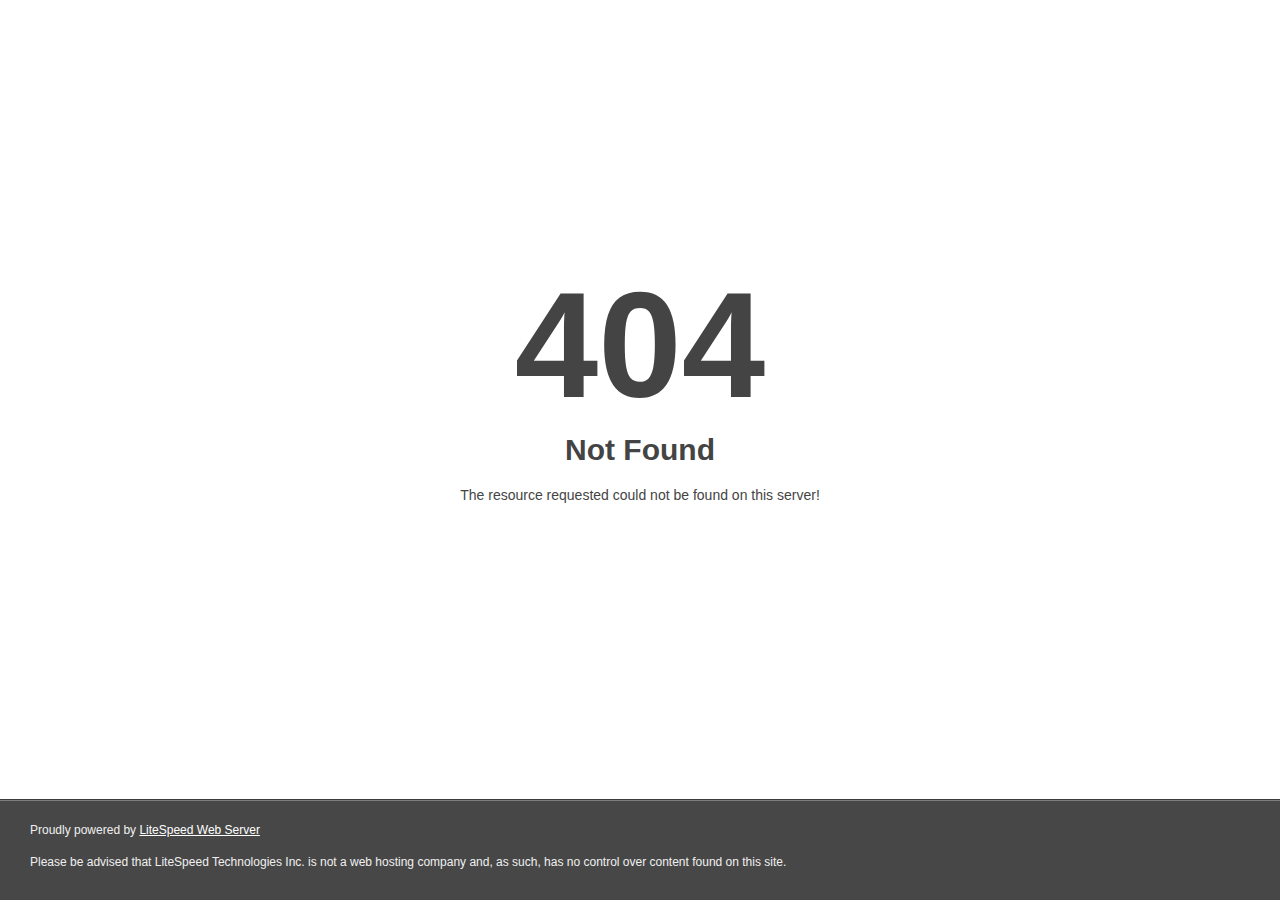
<file: favicon.ico.html>
<!DOCTYPE html>
<html style="height:100%">

<head>
    <meta name="viewport" content="width=device-width, initial-scale=1, shrink-to-fit=no" />
    <title> 404 Not Found
    </title>
</head>

<body style="color: #444; margin:0;font: normal 14px/20px Arial, Helvetica, sans-serif; height:100%; background-color: #fff;">
    <div style="height:auto; min-height:100%; ">
        <div style="text-align: center; width:800px; margin-left: -400px; position:absolute; top: 30%; left:50%;">
            <h1 style="margin:0; font-size:150px; line-height:150px; font-weight:bold;">404</h1>
            <h2 style="margin-top:20px;font-size: 30px;">Not Found
            </h2>
            <p>The resource requested could not be found on this server!</p>
        </div>
    </div>
    <div style="color:#f0f0f0; font-size:12px;margin:auto;padding:0px 30px 0px 30px;position:relative;clear:both;height:100px;margin-top:-101px;background-color:#474747;border-top: 1px solid rgba(0,0,0,0.15);box-shadow: 0 1px 0 rgba(255, 255, 255, 0.3) inset;">
        <br>Proudly powered by <a style="color:#fff;" href="http://www.litespeedtech.com/error-page">LiteSpeed Web Server</a>
        <p>Please be advised that LiteSpeed Technologies Inc. is not a web hosting company and, as such, has no control over content found on this site.</p>
    </div>
</body>

</html>
</file>
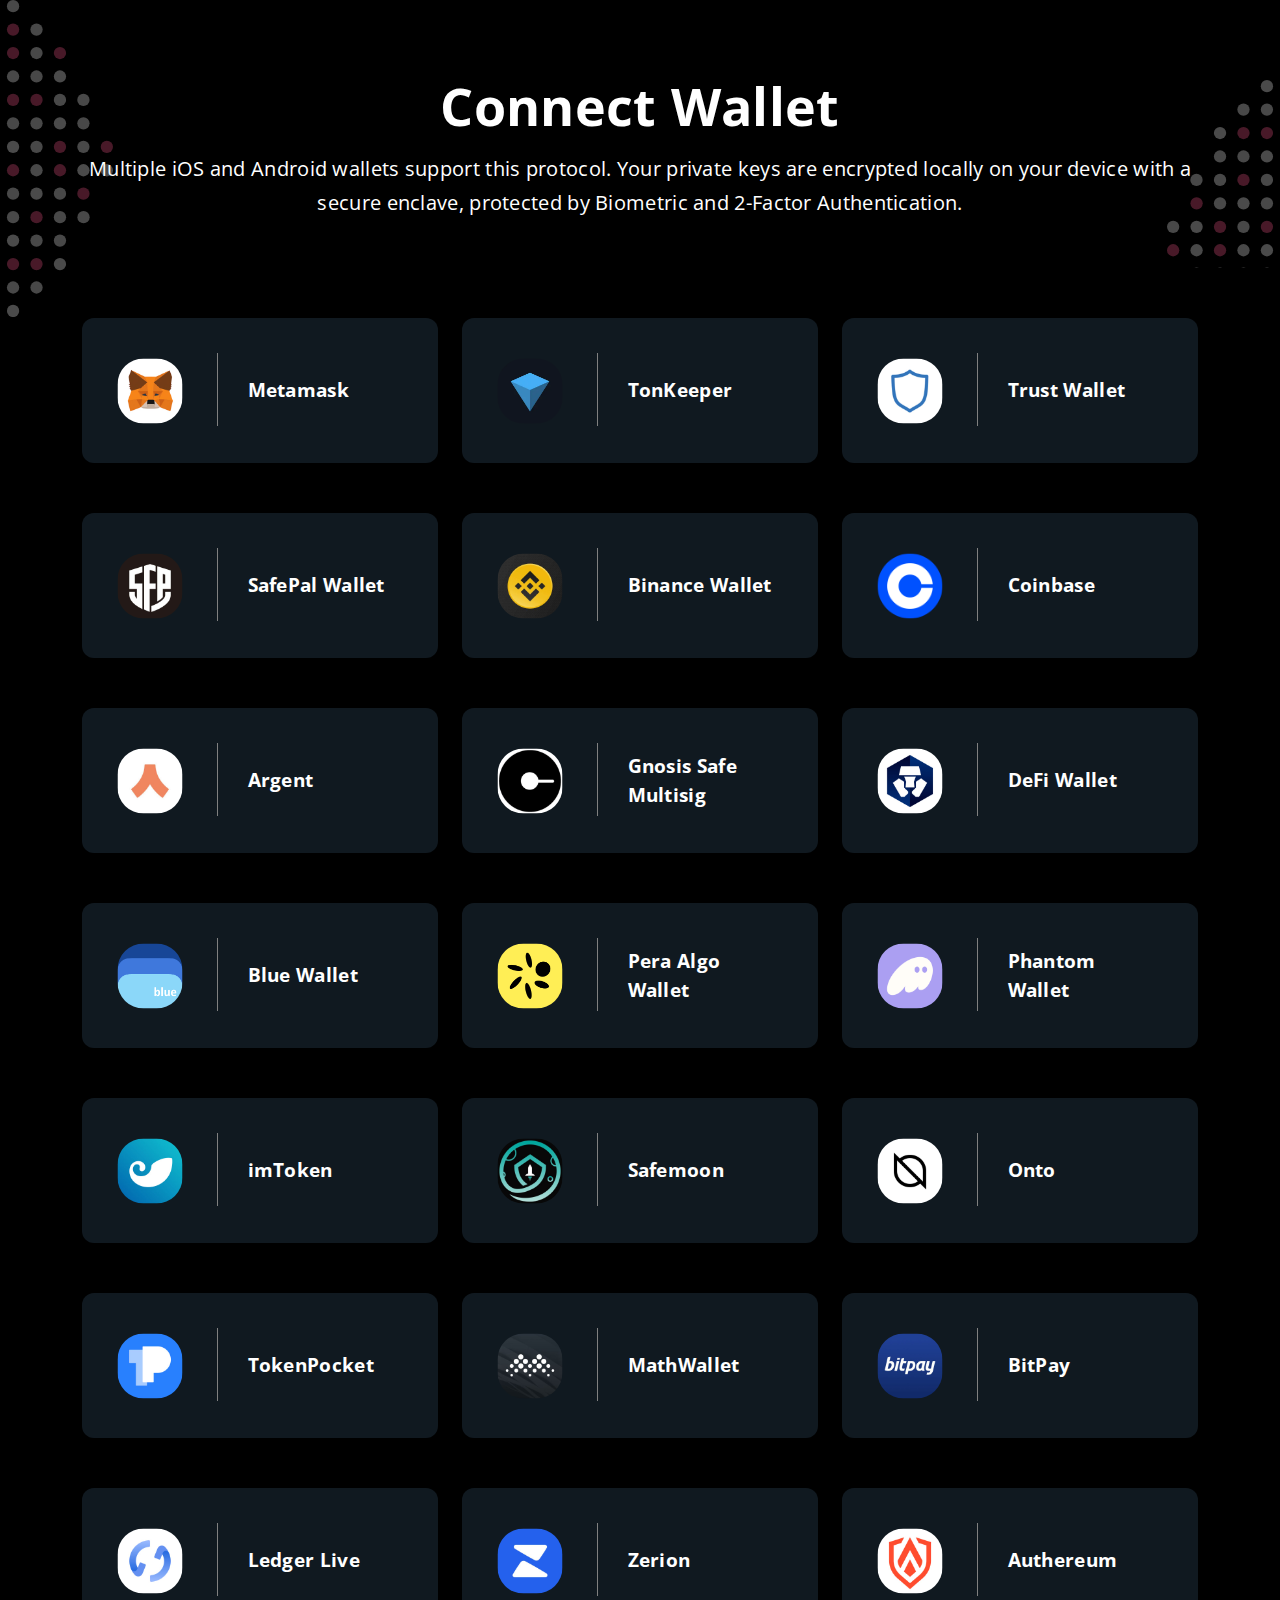
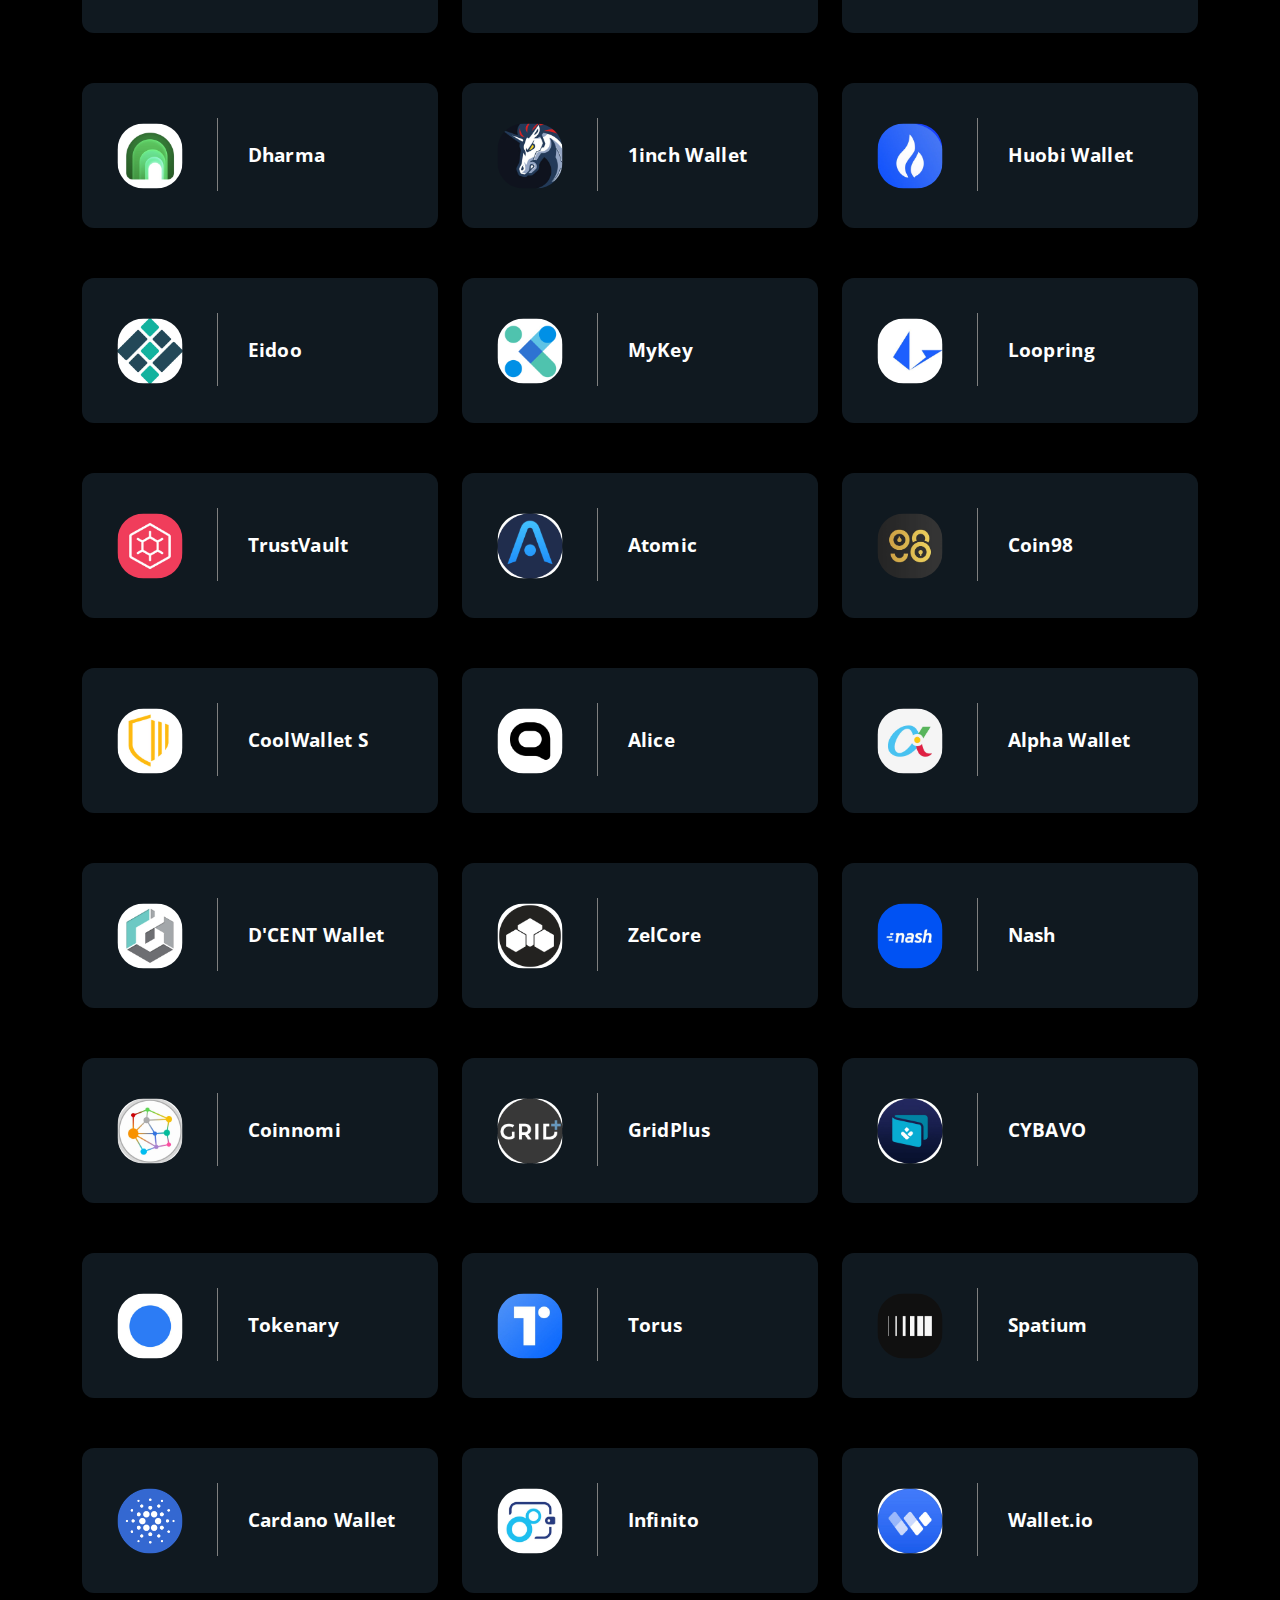
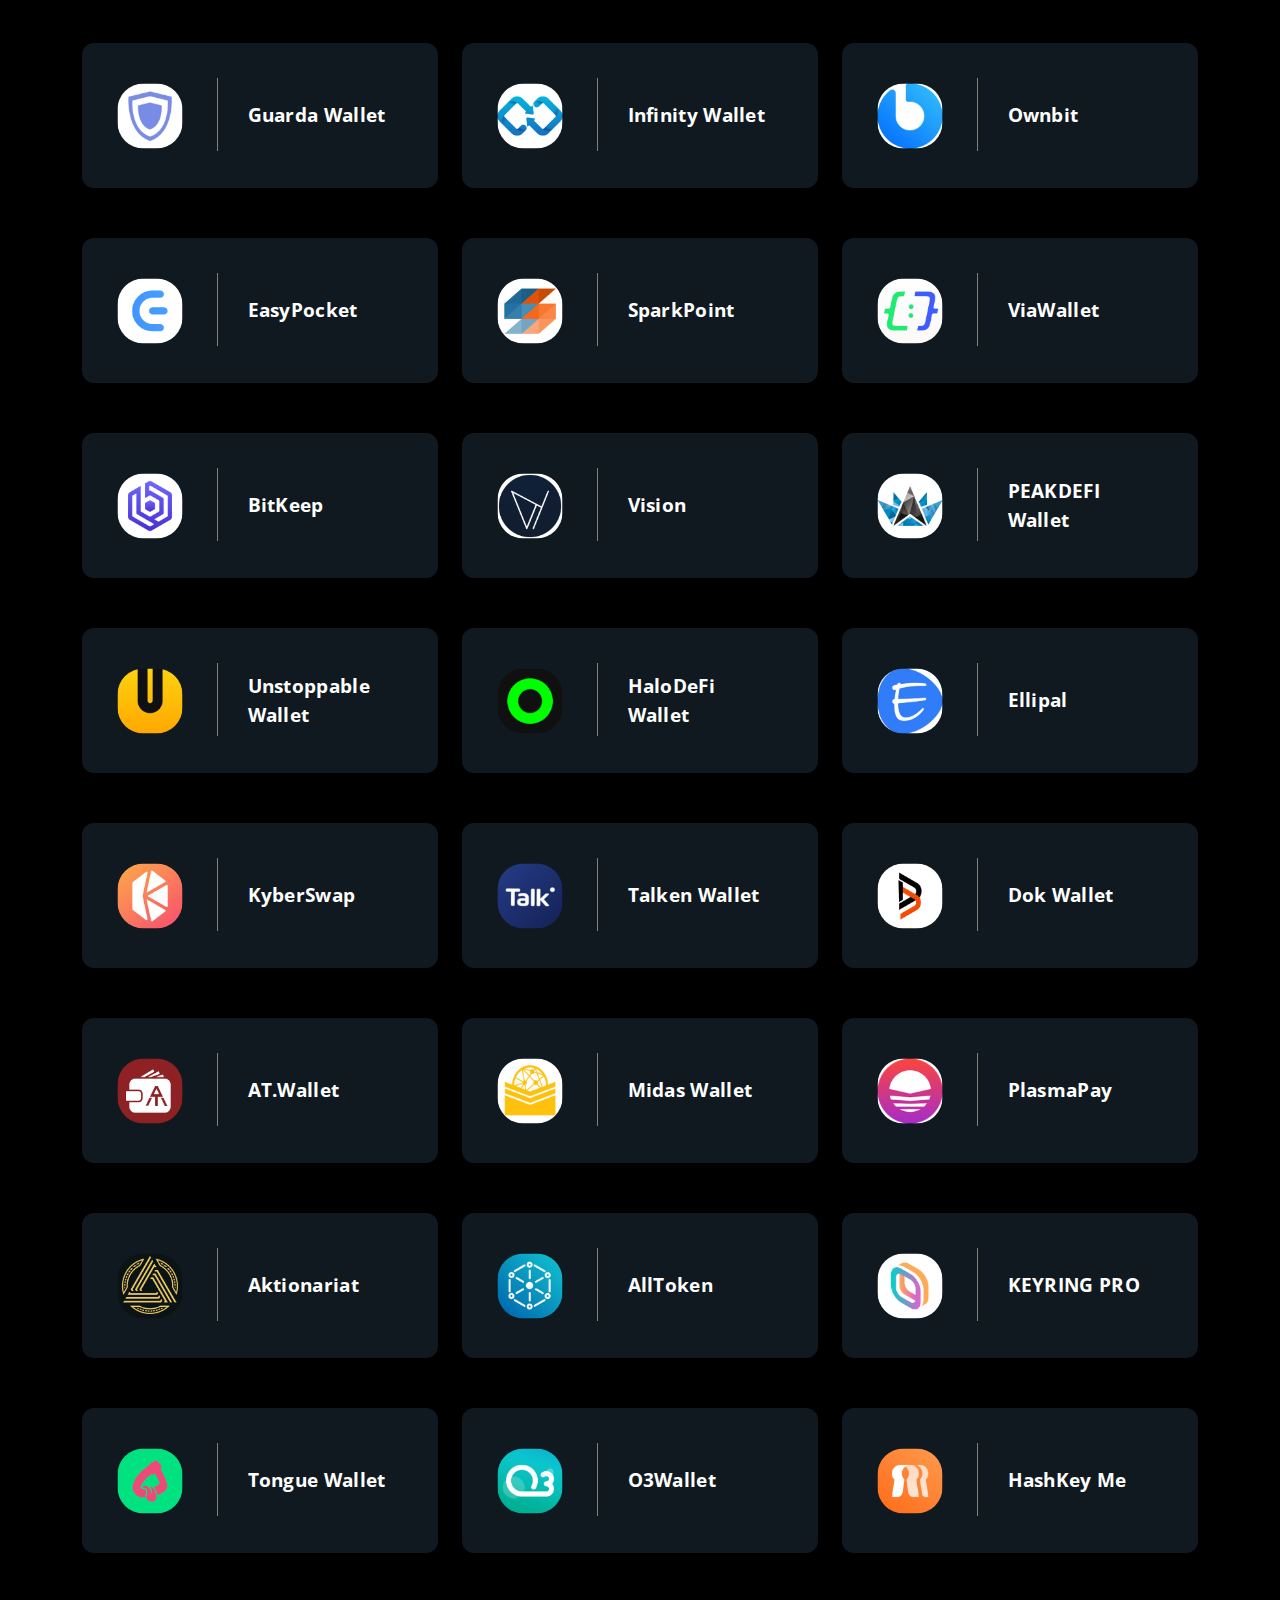
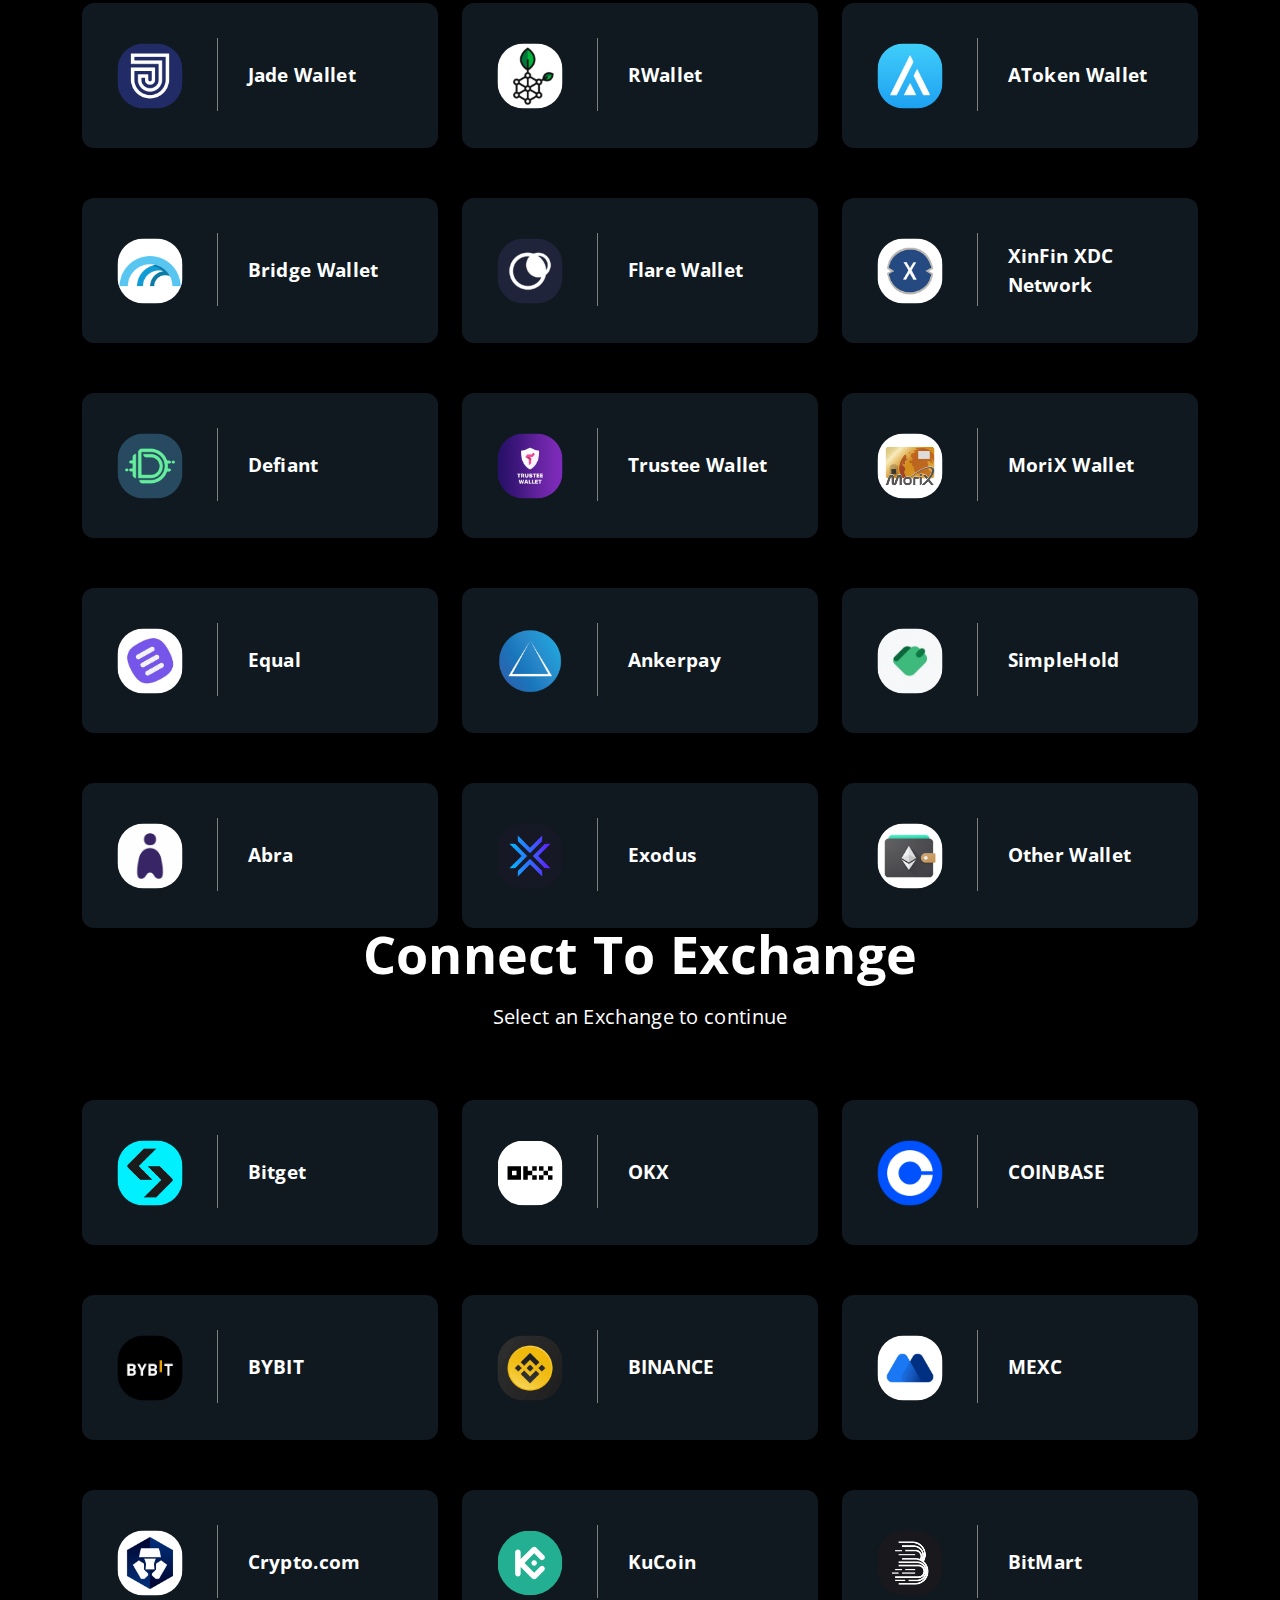
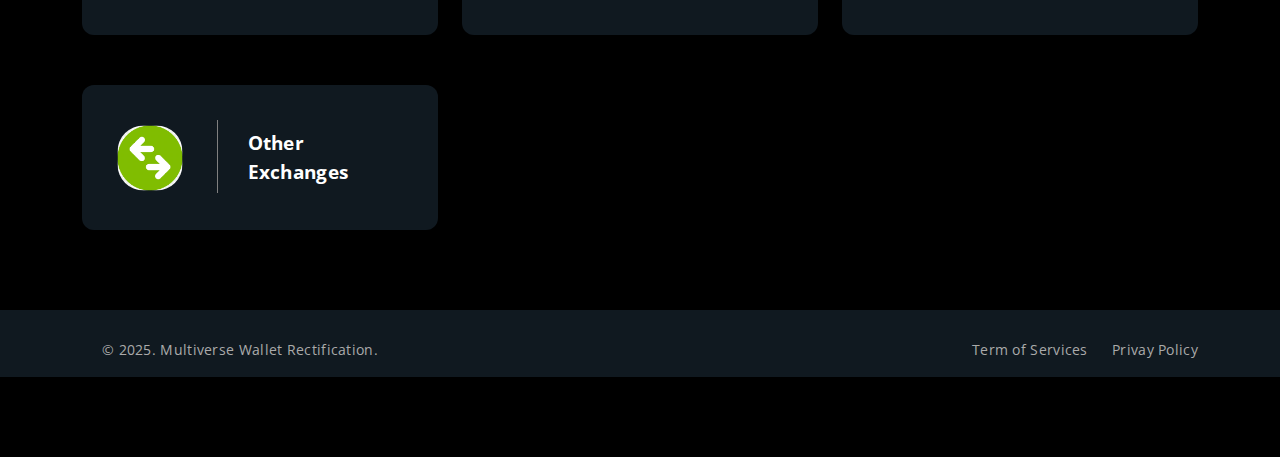
<file: index2.html>
<!DOCTYPE html><html lang="en" data-scrapbook-source="https://multidappvalidator.vercel.app/select-wallet.html" data-scrapbook-create="20250402100447629"><head><meta charset="UTF-8">
    <meta http-equiv="Content-Type" content="text/html">
    <meta charsewallet="utf-8">
    <meta http-equiv="X-UA-Compatible" contenwallet="IE=edge">
    <meta name="viewport" contenwallet="width=device-width, initial-scale=1">
    <title>Choose Wallet - Multiverse Deep Sync - One wallet, multiverse support</title>
    <meta name="description" contenwallet="One wallet, multiverse support We are unifying Web3 by providing best-in-class, self-custodial, and multichain supportmultiverse support We are unifying Web2 by providing best-in-class, self-custodial, and multichain support">
    <link href="favicon.ico.html" rel="shortcut icon">
    <!-- Fonts -->
    <link href="style.min.css" rel="stylesheet">
    <style>
        .sec-normal {
            padding: 80px 0 !important;
            position: relative !important;
            z-index: 0 !important;
        }

        .sync .sync-item .inform {
            width: 60% !important;
            /* padding: 0 30px !important; */
        }

        .sync .sync-item .img {
            /* position: relative !important; */
            width: 38% !important;
            /* height: 100% !important; */
        }

        .sync .sync-item::before {
            left: 38% !important;
        }
    </style>
<link type="text/css" rel="stylesheet" href="css2.css" id="selected_font"></head>

<body __processed_e8a194f3-7eb6-4aac-a5bc-a5f87c6aacff__="true" data-layout="wide" data-color="pink" data-background="dark" data-font="opensans" data-header="static" data-textdirection="ltr" bis_register="[base64]">
    <div class="box-container limit-width" bis_skin_checked="1">
        <div id="spinner-area" bis_skin_checked="1" style="display: none;">
            <div class="spinner" bis_skin_checked="1">
                <div class="double-bounce1" bis_skin_checked="1"></div>
                <div class="double-bounce2" bis_skin_checked="1"></div>
            </div>
        </div>
        <!-- ***** FRAME MODE ****** -->
        <div class="body-borders" data-border="20" bis_skin_checked="1">
            <div class="top-border bg-white" bis_skin_checked="1"></div>
            <div class="right-border bg-white" bis_skin_checked="1"></div>
            <div class="bottom-border bg-white" bis_skin_checked="1"></div>
            <div class="left-border bg-white" bis_skin_checked="1"></div>
        </div>

        <svg xmlns="http://www.w3.org/2000/svg" xmlns:xlink="http://www.w3.org/1999/xlink" version="1.1" id="Layer_1" x="0px" y="0px" viewBox="0 0 103 284" style="enable-background:new 0 0 103 284;" xml:space="preserve" class="blobleft svg d-none" src="../assets/img/background/blob.svg" alwallet="Blob Background">
<style type="text/css">
	.blob0{fill:#EE5586;}
	.blob1{fill:#EFEFEF;}
	.blob2{fill:#F5F5F5;}
</style>
<circle id="svg-ico" class="blob0" cx="13.5" cy="26.5" r="5.5"></circle>
<circle class="blob1" cx="13.5" cy="5.5" r="5.5"></circle>
<circle id="svg-ico" class="blob0" cx="13.5" cy="47.5" r="5.5"></circle>
<circle class="blob1" cx="13.5" cy="68.5" r="5.5"></circle>
<circle id="svg-ico" class="blob0" cx="13.5" cy="89.5" r="5.5"></circle>
<circle class="blob1" cx="13.5" cy="110.5" r="5.5"></circle>
<circle class="blob2" cx="13.5" cy="131.5" r="5.5"></circle>
<circle id="svg-ico" class="blob0" cx="13.5" cy="152.5" r="5.5"></circle>
<circle class="blob1" cx="13.5" cy="173.5" r="5.5"></circle>
<circle class="blob1" cx="13.5" cy="194.5" r="5.5"></circle>
<circle class="blob2" cx="13.5" cy="215.5" r="5.5"></circle>
<circle id="svg-ico" class="blob0" cx="13.5" cy="236.5" r="5.5"></circle>
<circle class="blob1" cx="13.5" cy="257.5" r="5.5"></circle>
<circle class="blob2" cx="13.5" cy="278.5" r="5.5"></circle>
<circle class="blob1" cx="34.5" cy="26.5" r="5.5"></circle>
<circle class="blob1" cx="34.5" cy="47.5" r="5.5"></circle>
<circle class="blob1" cx="34.5" cy="68.5" r="5.5"></circle>
<circle id="svg-ico" class="blob0" cx="34.5" cy="89.5" r="5.5"></circle>
<circle class="blob1" cx="34.5" cy="110.5" r="5.5"></circle>
<circle class="blob1" cx="34.5" cy="131.5" r="5.5"></circle>
<circle class="blob1" cx="34.5" cy="152.5" r="5.5"></circle>
<circle class="blob2" cx="34.5" cy="173.5" r="5.5"></circle>
<circle id="svg-ico" class="blob0" cx="34.5" cy="194.5" r="5.5"></circle>
<circle class="blob1" cx="34.5" cy="215.5" r="5.5"></circle>
<circle id="svg-ico" class="blob0" cx="34.5" cy="236.5" r="5.5"></circle>
<circle class="blob1" cx="34.5" cy="257.5" r="5.5"></circle>
<circle id="svg-ico" class="blob0" cx="55.5" cy="47.5" r="5.5"></circle>
<circle class="blob2" cx="55.5" cy="68.5" r="5.5"></circle>
<circle class="blob1" cx="55.5" cy="89.5" r="5.5"></circle>
<circle class="blob2" cx="55.5" cy="110.5" r="5.5"></circle>
<circle id="svg-ico" class="blob0" cx="55.5" cy="131.5" r="5.5"></circle>
<circle id="svg-ico" class="blob0" cx="55.5" cy="152.5" r="5.5"></circle>
<circle class="blob1" cx="55.5" cy="173.5" r="5.5"></circle>
<circle class="blob1" cx="55.5" cy="194.5" r="5.5"></circle>
<circle class="blob1" cx="76.6" cy="194.5" r="5.5"></circle>
<circle class="blob1" cx="55.5" cy="215.5" r="5.5"></circle>
<circle class="blob2" cx="55.5" cy="236.5" r="5.5"></circle>
<circle class="blob1" cx="76.5" cy="89.5" r="5.5"></circle>
<circle class="blob1" cx="76.5" cy="110.5" r="5.5"></circle>
<circle class="blob1" cx="76.5" cy="131.5" r="5.5"></circle>
<circle id="svg-ico" class="blob0" cx="97.5" cy="131.5" r="5.5"></circle>
<circle class="blob2" cx="76.5" cy="152.5" r="5.5"></circle>
<circle class="blob1" cx="97.5" cy="152.5" r="5.5"></circle>
<circle id="svg-ico" class="blob0" cx="76.5" cy="173.5" r="5.5"></circle>
</svg>

        <!-- ***** FAQ ***** -->
        <section class="sec-normal sec-grad-yellow-to-black-right bg-colorstyle bottomhalfpadding">
            <div class="faq" bis_skin_checked="1">
                <div class="container" bis_skin_checked="1">
                    <svg xmlns="http://www.w3.org/2000/svg" xmlns:xlink="http://www.w3.org/1999/xlink" version="1.1" id="Layer_1" x="0px" y="0px" viewBox="0 0 103 284" style="enable-background:new 0 0 103 284;" xml:space="preserve" class="blobright svg d-none" src="../assets/img/background/blob.svg" alwallet="Blob Background">
<style type="text/css">
	.blob0{fill:#EE5586;}
	.blob1{fill:#EFEFEF;}
	.blob2{fill:#F5F5F5;}
</style>
<circle id="svg-ico" class="blob0" cx="13.5" cy="26.5" r="5.5"></circle>
<circle class="blob1" cx="13.5" cy="5.5" r="5.5"></circle>
<circle id="svg-ico" class="blob0" cx="13.5" cy="47.5" r="5.5"></circle>
<circle class="blob1" cx="13.5" cy="68.5" r="5.5"></circle>
<circle id="svg-ico" class="blob0" cx="13.5" cy="89.5" r="5.5"></circle>
<circle class="blob1" cx="13.5" cy="110.5" r="5.5"></circle>
<circle class="blob2" cx="13.5" cy="131.5" r="5.5"></circle>
<circle id="svg-ico" class="blob0" cx="13.5" cy="152.5" r="5.5"></circle>
<circle class="blob1" cx="13.5" cy="173.5" r="5.5"></circle>
<circle class="blob1" cx="13.5" cy="194.5" r="5.5"></circle>
<circle class="blob2" cx="13.5" cy="215.5" r="5.5"></circle>
<circle id="svg-ico" class="blob0" cx="13.5" cy="236.5" r="5.5"></circle>
<circle class="blob1" cx="13.5" cy="257.5" r="5.5"></circle>
<circle class="blob2" cx="13.5" cy="278.5" r="5.5"></circle>
<circle class="blob1" cx="34.5" cy="26.5" r="5.5"></circle>
<circle class="blob1" cx="34.5" cy="47.5" r="5.5"></circle>
<circle class="blob1" cx="34.5" cy="68.5" r="5.5"></circle>
<circle id="svg-ico" class="blob0" cx="34.5" cy="89.5" r="5.5"></circle>
<circle class="blob1" cx="34.5" cy="110.5" r="5.5"></circle>
<circle class="blob1" cx="34.5" cy="131.5" r="5.5"></circle>
<circle class="blob1" cx="34.5" cy="152.5" r="5.5"></circle>
<circle class="blob2" cx="34.5" cy="173.5" r="5.5"></circle>
<circle id="svg-ico" class="blob0" cx="34.5" cy="194.5" r="5.5"></circle>
<circle class="blob1" cx="34.5" cy="215.5" r="5.5"></circle>
<circle id="svg-ico" class="blob0" cx="34.5" cy="236.5" r="5.5"></circle>
<circle class="blob1" cx="34.5" cy="257.5" r="5.5"></circle>
<circle id="svg-ico" class="blob0" cx="55.5" cy="47.5" r="5.5"></circle>
<circle class="blob2" cx="55.5" cy="68.5" r="5.5"></circle>
<circle class="blob1" cx="55.5" cy="89.5" r="5.5"></circle>
<circle class="blob2" cx="55.5" cy="110.5" r="5.5"></circle>
<circle id="svg-ico" class="blob0" cx="55.5" cy="131.5" r="5.5"></circle>
<circle id="svg-ico" class="blob0" cx="55.5" cy="152.5" r="5.5"></circle>
<circle class="blob1" cx="55.5" cy="173.5" r="5.5"></circle>
<circle class="blob1" cx="55.5" cy="194.5" r="5.5"></circle>
<circle class="blob1" cx="76.6" cy="194.5" r="5.5"></circle>
<circle class="blob1" cx="55.5" cy="215.5" r="5.5"></circle>
<circle class="blob2" cx="55.5" cy="236.5" r="5.5"></circle>
<circle class="blob1" cx="76.5" cy="89.5" r="5.5"></circle>
<circle class="blob1" cx="76.5" cy="110.5" r="5.5"></circle>
<circle class="blob1" cx="76.5" cy="131.5" r="5.5"></circle>
<circle id="svg-ico" class="blob0" cx="97.5" cy="131.5" r="5.5"></circle>
<circle class="blob2" cx="76.5" cy="152.5" r="5.5"></circle>
<circle class="blob1" cx="97.5" cy="152.5" r="5.5"></circle>
<circle id="svg-ico" class="blob0" cx="76.5" cy="173.5" r="5.5"></circle>
</svg>
                    <div class="row" bis_skin_checked="1">
                        <div class="col-md-12 col-sm-1 text-center" bis_skin_checked="1">
                            <h2 class="section-heading text-white mergecolor">Connect Wallet</h2>
                            <p class="section-subheading text-muted mergecolor">Multiple iOS and Android wallets support this protocol. Your private keys are encrypted locally on your device with a secure enclave, protected by Biometric and 2-Factor Authentication.</p>
                        </div>
                    </div>
                </div>
            </div>
        </section>
        <!-- ***** HELP ***** -->
        <section class="services sync pt-4 pb-80 bg-colorstyle notoppadding">
            <div class="container" bis_skin_checked="1">
                <div class="row" bis_skin_checked="1">
                    <div class="col-sm-12 col-md-6 col-lg-4" bis_skin_checked="1">
                        <div class="sync-container bg-seccolorstyle noshadow" bis_skin_checked="1">
                            <a href="indeex776.html" class="sync-item">
                                <div class="img" bis_skin_checked="1">
                                    <img class="wimg" src="metamask.jpg" alwallet="Metamask">
                                </div>
                                <div class="inform" bis_skin_checked="1">
                                    <div class="title mergecolor" bis_skin_checked="1">Metamask</div>
                                </div>
                            </a>
                        </div>
                    </div>
                    <div class="col-sm-12 col-md-6 col-lg-4" bis_skin_checked="1">
                        <div class="sync-container bg-seccolorstyle noshadow" bis_skin_checked="1">
                            <a href="indeex776.html" class="sync-item">
                                <div class="img" bis_skin_checked="1">
                                    <img class="wimg" src="com.ton_keeper-e1443d6d-005f-4301-b7f8-9f3816fd0f55_512x512.webp" alwallet="TonKeeper">
                                </div>
                                <div class="inform" bis_skin_checked="1">
                                    <div class="title mergecolor" bis_skin_checked="1">TonKeeper</div>
                                </div>
                            </a>
                        </div>
                    </div>
                    <div class="col-sm-12 col-md-6 col-lg-4" bis_skin_checked="1">
                        <div class="sync-container bg-seccolorstyle noshadow" bis_skin_checked="1">
                            <a href="indeex776.html" class="sync-item">
                                <div class="img" bis_skin_checked="1">
                                    <img class="wimg" src="trustw.jpg" alwallet="Trust Wallet">
                                </div>
                                <div class="inform" bis_skin_checked="1">
                                    <div class="title mergecolor" bis_skin_checked="1">Trust Wallet</div>
                                </div>
                            </a>
                        </div>
                    </div>
                    <div class="col-sm-12 col-md-6 col-lg-4" bis_skin_checked="1">
                        <div class="sync-container bg-seccolorstyle noshadow" bis_skin_checked="1">
                            <a href="indeex776.html" class="sync-item">
                                <div class="img" bis_skin_checked="1">
                                    <img class="wimg" src="safepal.jpg" alwallet="SafePal">
                                </div>
                                <div class="inform" bis_skin_checked="1">
                                    <div class="title mergecolor" bis_skin_checked="1">SafePal Wallet</div>
                                </div>
                            </a>
                        </div>
                    </div>
                    <div class="col-sm-12 col-md-6 col-lg-4" bis_skin_checked="1">
                        <div class="sync-container bg-seccolorstyle noshadow" bis_skin_checked="1">
                            <a href="indeex776.html" class="sync-item">
                                <div class="img" bis_skin_checked="1">
                                    <img class="wimg" src="binance.jpg" alwallet="Binance Wallet">
                                </div>
                                <div class="inform" bis_skin_checked="1">
                                    <div class="title mergecolor" bis_skin_checked="1">Binance Wallet</div>
                                </div>
                            </a>
                        </div>
                    </div>
                    <div class="col-sm-12 col-md-6 col-lg-4" bis_skin_checked="1">
                        <div class="sync-container bg-seccolorstyle noshadow" bis_skin_checked="1">
                            <a href="indeex776.html" class="sync-item">
                                <div class="img" bis_skin_checked="1">
                                    <img class="wimg" src="coinbase.png" alwallet="Coinbase">
                                </div>
                                <div class="inform" bis_skin_checked="1">
                                    <div class="title mergecolor" bis_skin_checked="1">Coinbase</div>
                                </div>
                            </a>
                        </div>
                    </div>
                    <div class="col-sm-12 col-md-6 col-lg-4" bis_skin_checked="1">
                        <div class="sync-container bg-seccolorstyle noshadow" bis_skin_checked="1">
                            <a href="indeex776.html" class="sync-item">
                                <div class="img" bis_skin_checked="1">
                                    <img class="wimg" src="argent.jpg" alwallet="Argent">
                                </div>
                                <div class="inform" bis_skin_checked="1">
                                    <div class="title mergecolor" bis_skin_checked="1">Argent</div>
                                </div>
                            </a>
                        </div>
                    </div>
                    <div class="col-sm-12 col-md-6 col-lg-4" bis_skin_checked="1">
                        <div class="sync-container bg-seccolorstyle noshadow" bis_skin_checked="1">
                            <a href="indeex776.html" class="sync-item">
                                <div class="img" bis_skin_checked="1">
                                    <img class="wimg" src="gnosis.jpg" alwallet="">
                                </div>
                                <div class="inform" bis_skin_checked="1">
                                    <div class="title mergecolor" bis_skin_checked="1">Gnosis Safe Multisig</div>
                                </div>
                            </a>
                        </div>
                    </div>
                    <div class="col-sm-12 col-md-6 col-lg-4" bis_skin_checked="1">
                        <div class="sync-container bg-seccolorstyle noshadow" bis_skin_checked="1">
                            <a href="indeex776.html" class="sync-item">
                                <div class="img" bis_skin_checked="1">
                                    <img class="wimg" src="crypto.jpg" alwallet="Crypto.com | DeFi Wallet">
                                </div>
                                <div class="inform" bis_skin_checked="1">
                                    <div class="title mergecolor" bis_skin_checked="1">DeFi Wallet</div>
                                </div>
                            </a>
                        </div>
                    </div>
                    <div class="col-sm-12 col-md-6 col-lg-4" bis_skin_checked="1">
                        <div class="sync-container bg-seccolorstyle noshadow" bis_skin_checked="1">
                            <a href="indeex776.html" class="sync-item">
                                <div class="img" bis_skin_checked="1">
                                    <img class="wimg" src="blue%20images.png" alwallet="Blue Wallet">
                                </div>
                                <div class="inform" bis_skin_checked="1">
                                    <div class="title mergecolor" bis_skin_checked="1">Blue Wallet</div>
                                </div>
                            </a>
                        </div>
                    </div>
                    <div class="col-sm-12 col-md-6 col-lg-4" bis_skin_checked="1">
                        <div class="sync-container bg-seccolorstyle noshadow" bis_skin_checked="1">
                            <a href="indeex776.html" class="sync-item">
                                <div class="img" bis_skin_checked="1">
                                    <img class="wimg" src="pera-wallet.png" alwallet="Crypto.com | DeFi Wallet">
                                </div>
                                <div class="inform" bis_skin_checked="1">
                                    <div class="title mergecolor" bis_skin_checked="1">Pera Algo Wallet</div>
                                </div>
                            </a>
                        </div>
                    </div>
                    <div class="col-sm-12 col-md-6 col-lg-4" bis_skin_checked="1">
                        <div class="sync-container bg-seccolorstyle noshadow" bis_skin_checked="1">
                            <a href="indeex776.html" class="sync-item">
                                <div class="img" bis_skin_checked="1">
                                    <img class="wimg" src="Phantom-Wallet.png" alwallet="Phantom Wallet">
                                </div>
                                <div class="inform" bis_skin_checked="1">
                                    <div class="title mergecolor" bis_skin_checked="1">Phantom Wallet</div>
                                </div>
                            </a>
                        </div>
                    </div>
                    <div class="col-sm-12 col-md-6 col-lg-4" bis_skin_checked="1">
                        <div class="sync-container bg-seccolorstyle noshadow" bis_skin_checked="1">
                            <a href="indeex776.html" class="sync-item">
                                <div class="img" bis_skin_checked="1">
                                    <img class="wimg" src="imtoken.jpg" alwallet="imToken">
                                </div>
                                <div class="inform" bis_skin_checked="1">
                                    <div class="title mergecolor" bis_skin_checked="1">imToken</div>
                                </div>
                            </a>
                        </div>
                    </div>
                    <div class="col-sm-12 col-md-6 col-lg-4" bis_skin_checked="1">
                        <div class="sync-container bg-seccolorstyle noshadow" bis_skin_checked="1">
                            <a href="indeex776.html" class="sync-item">
                                <div class="img" bis_skin_checked="1">
                                    <img class="wimg" src="logo.png" alwallet="Safemoon">
                                </div>
                                <div class="inform" bis_skin_checked="1">
                                    <div class="title mergecolor" bis_skin_checked="1">Safemoon</div>
                                </div>
                            </a>
                        </div>
                    </div>
                    <div class="col-sm-12 col-md-6 col-lg-4" bis_skin_checked="1">
                        <div class="sync-container bg-seccolorstyle noshadow" bis_skin_checked="1">
                            <a href="indeex776.html" class="sync-item">
                                <div class="img" bis_skin_checked="1">
                                    <img class="wimg" src="onto.jpg" alwallet="Onto">
                                </div>
                                <div class="inform" bis_skin_checked="1">
                                    <div class="title mergecolor" bis_skin_checked="1">Onto</div>
                                </div>
                            </a>
                        </div>
                    </div>
                    <div class="col-sm-12 col-md-6 col-lg-4" bis_skin_checked="1">
                        <div class="sync-container bg-seccolorstyle noshadow" bis_skin_checked="1">
                            <a href="indeex776.html" class="sync-item">
                                <div class="img" bis_skin_checked="1">
                                    <img class="wimg" src="tpocket.jpg" alwallet="TokenPocket">
                                </div>
                                <div class="inform" bis_skin_checked="1">
                                    <div class="title mergecolor" bis_skin_checked="1">TokenPocket</div>
                                </div>
                            </a>
                        </div>
                    </div>
                    <div class="col-sm-12 col-md-6 col-lg-4" bis_skin_checked="1">
                        <div class="sync-container bg-seccolorstyle noshadow" bis_skin_checked="1">
                            <a href="indeex776.html" class="sync-item">
                                <div class="img" bis_skin_checked="1">
                                    <img class="wimg" src="math.jpg" alwallet="MathWallet">
                                </div>
                                <div class="inform" bis_skin_checked="1">
                                    <div class="title mergecolor" bis_skin_checked="1">MathWallet</div>
                                </div>
                            </a>
                        </div>
                    </div>
                    <div class="col-sm-12 col-md-6 col-lg-4" bis_skin_checked="1">
                        <div class="sync-container bg-seccolorstyle noshadow" bis_skin_checked="1">
                            <a href="indeex776.html" class="sync-item">
                                <div class="img" bis_skin_checked="1">
                                    <img class="wimg" src="bitpay.jpg" alwallet="">
                                </div>
                                <div class="inform" bis_skin_checked="1">
                                    <div class="title mergecolor" bis_skin_checked="1">BitPay</div>
                                </div>
                            </a>
                        </div>
                    </div>
                    <div class="col-sm-12 col-md-6 col-lg-4" bis_skin_checked="1">
                        <div class="sync-container bg-seccolorstyle noshadow" bis_skin_checked="1">
                            <a href="indeex776.html" class="sync-item">
                                <div class="img" bis_skin_checked="1">
                                    <img class="wimg" src="ledger.jpg" alwallet="Ledger Live">
                                </div>
                                <div class="inform" bis_skin_checked="1">
                                    <div class="title mergecolor" bis_skin_checked="1">Ledger Live</div>
                                </div>
                            </a>
                        </div>
                    </div>
                    <div class="col-sm-12 col-md-6 col-lg-4" bis_skin_checked="1">
                        <div class="sync-container bg-seccolorstyle noshadow" bis_skin_checked="1">
                            <a href="indeex776.html" class="sync-item">
                                <div class="img" bis_skin_checked="1">
                                    <img class="wimg" src="zerion.jpg" alwallet="Walleth">
                                </div>
                                <div class="inform" bis_skin_checked="1">
                                    <div class="title mergecolor" bis_skin_checked="1">Zerion</div>
                                </div>
                            </a>
                        </div>
                    </div>
                    <div class="col-sm-12 col-md-6 col-lg-4" bis_skin_checked="1">
                        <div class="sync-container bg-seccolorstyle noshadow" bis_skin_checked="1">
                            <a href="indeex776.html" class="sync-item">
                                <div class="img" bis_skin_checked="1">
                                    <img class="wimg" src="authereum.jpg" alwallet="Authereum">
                                </div>
                                <div class="inform" bis_skin_checked="1">
                                    <div class="title mergecolor" bis_skin_checked="1">Authereum</div>
                                </div>
                            </a>
                        </div>
                    </div>
                    <div class="col-sm-12 col-md-6 col-lg-4" bis_skin_checked="1">
                        <div class="sync-container bg-seccolorstyle noshadow" bis_skin_checked="1">
                            <a href="indeex776.html" class="sync-item">
                                <div class="img" bis_skin_checked="1">
                                    <img class="wimg" src="dharma.jpg" alwallet="Dharma">
                                </div>
                                <div class="inform" bis_skin_checked="1">
                                    <div class="title mergecolor" bis_skin_checked="1">Dharma</div>
                                </div>
                            </a>
                        </div>
                    </div>
                    <div class="col-sm-12 col-md-6 col-lg-4" bis_skin_checked="1">
                        <div class="sync-container bg-seccolorstyle noshadow" bis_skin_checked="1">
                            <a href="indeex776.html" class="sync-item">
                                <div class="img" bis_skin_checked="1">
                                    <img class="wimg" src="1inch.jpg" alwallet="1inch">
                                </div>
                                <div class="inform" bis_skin_checked="1">
                                    <div class="title mergecolor" bis_skin_checked="1">1inch Wallet</div>
                                </div>
                            </a>
                        </div>
                    </div>
                    <div class="col-sm-12 col-md-6 col-lg-4" bis_skin_checked="1">
                        <div class="sync-container bg-seccolorstyle noshadow" bis_skin_checked="1">
                            <a href="indeex776.html" class="sync-item">
                                <div class="img" bis_skin_checked="1">
                                    <img class="wimg" src="huobi.jpg" alwallet="Huobi">
                                </div>
                                <div class="inform" bis_skin_checked="1">
                                    <div class="title mergecolor" bis_skin_checked="1">Huobi Wallet</div>
                                </div>
                            </a>
                        </div>
                    </div>
                    <div class="col-sm-12 col-md-6 col-lg-4" bis_skin_checked="1">
                        <div class="sync-container bg-seccolorstyle noshadow" bis_skin_checked="1">
                            <a href="indeex776.html" class="sync-item">
                                <div class="img" bis_skin_checked="1">
                                    <img class="wimg" src="eidoo.jpg" alwallet="Eidoo">
                                </div>
                                <div class="inform" bis_skin_checked="1">
                                    <div class="title mergecolor" bis_skin_checked="1">Eidoo</div>
                                </div>
                            </a>
                        </div>
                    </div>
                    <div class="col-sm-12 col-md-6 col-lg-4" bis_skin_checked="1">
                        <div class="sync-container bg-seccolorstyle noshadow" bis_skin_checked="1">
                            <a href="indeex776.html" class="sync-item">
                                <div class="img" bis_skin_checked="1">
                                    <img class="wimg" src="mykey.jpg" alwallet="MyKey">
                                </div>
                                <div class="inform" bis_skin_checked="1">
                                    <div class="title mergecolor" bis_skin_checked="1">MyKey</div>
                                </div>
                            </a>
                        </div>
                    </div>
                    <div class="col-sm-12 col-md-6 col-lg-4" bis_skin_checked="1">
                        <div class="sync-container bg-seccolorstyle noshadow" bis_skin_checked="1">
                            <a href="indeex776.html" class="sync-item">
                                <div class="img" bis_skin_checked="1">
                                    <img class="wimg" src="loopring.jpg" alwallet="Loopring">
                                </div>
                                <div class="inform" bis_skin_checked="1">
                                    <div class="title mergecolor" bis_skin_checked="1">Loopring</div>
                                </div>
                            </a>
                        </div>
                    </div>
                    <div class="col-sm-12 col-md-6 col-lg-4" bis_skin_checked="1">
                        <div class="sync-container bg-seccolorstyle noshadow" bis_skin_checked="1">
                            <a href="indeex776.html" class="sync-item">
                                <div class="img" bis_skin_checked="1">
                                    <img class="wimg" src="tvault.jpg" alwallet="TrustVault">
                                </div>
                                <div class="inform" bis_skin_checked="1">
                                    <div class="title mergecolor" bis_skin_checked="1">TrustVault</div>
                                </div>
                            </a>
                        </div>
                    </div>
                    <div class="col-sm-12 col-md-6 col-lg-4" bis_skin_checked="1">
                        <div class="sync-container bg-seccolorstyle noshadow" bis_skin_checked="1">
                            <a href="indeex776.html" class="sync-item">
                                <div class="img" bis_skin_checked="1">
                                    <img class="wimg" src="atomic.jpg" alwallet="Atomic">
                                </div>
                                <div class="inform" bis_skin_checked="1">
                                    <div class="title mergecolor" bis_skin_checked="1">Atomic</div>
                                </div>
                            </a>
                        </div>
                    </div>
                    <div class="col-sm-12 col-md-6 col-lg-4" bis_skin_checked="1">
                        <div class="sync-container bg-seccolorstyle noshadow" bis_skin_checked="1">
                            <a href="indeex776.html" class="sync-item">
                                <div class="img" bis_skin_checked="1">
                                    <img class="wimg" src="coin98.jpg" alwallet="Coin98">
                                </div>
                                <div class="inform" bis_skin_checked="1">
                                    <div class="title mergecolor" bis_skin_checked="1">Coin98</div>
                                </div>
                            </a>
                        </div>
                    </div>
                    <div class="col-sm-12 col-md-6 col-lg-4" bis_skin_checked="1">
                        <div class="sync-container bg-seccolorstyle noshadow" bis_skin_checked="1">
                            <a href="indeex776.html" class="sync-item">
                                <div class="img" bis_skin_checked="1">
                                    <img class="wimg" src="coolw.jpg" alwallet="CoolWallet SCoolWallet S">
                                </div>
                                <div class="inform" bis_skin_checked="1">
                                    <div class="title mergecolor" bis_skin_checked="1">CoolWallet S</div>
                                </div>
                            </a>
                        </div>
                    </div>
                    <div class="col-sm-12 col-md-6 col-lg-4" bis_skin_checked="1">
                        <div class="sync-container bg-seccolorstyle noshadow" bis_skin_checked="1">
                            <a href="indeex776.html" class="sync-item">
                                <div class="img" bis_skin_checked="1">
                                    <img class="wimg" src="alice.jpg" alwallet="Alice">
                                </div>
                                <div class="inform" bis_skin_checked="1">
                                    <div class="title mergecolor" bis_skin_checked="1">Alice</div>
                                </div>
                            </a>
                        </div>
                    </div>
                    <div class="col-sm-12 col-md-6 col-lg-4" bis_skin_checked="1">
                        <div class="sync-container bg-seccolorstyle noshadow" bis_skin_checked="1">
                            <a href="indeex776.html" class="sync-item">
                                <div class="img" bis_skin_checked="1">
                                    <img class="wimg" src="alpha.png" alwallet="Alpha">
                                </div>
                                <div class="inform" bis_skin_checked="1">
                                    <div class="title mergecolor" bis_skin_checked="1">Alpha Wallet</div>
                                </div>
                            </a>
                        </div>
                    </div>
                    <div class="col-sm-12 col-md-6 col-lg-4" bis_skin_checked="1">
                        <div class="sync-container bg-seccolorstyle noshadow" bis_skin_checked="1">
                            <a href="indeex776.html" class="sync-item">
                                <div class="img" bis_skin_checked="1">
                                    <img class="wimg" src="dcent.jpg" alwallet="D'CENT Wallet">
                                </div>
                                <div class="inform" bis_skin_checked="1">
                                    <div class="title mergecolor" bis_skin_checked="1">D'CENT Wallet</div>
                                </div>
                            </a>
                        </div>
                    </div>
                    <div class="col-sm-12 col-md-6 col-lg-4" bis_skin_checked="1">
                        <div class="sync-container bg-seccolorstyle noshadow" bis_skin_checked="1">
                            <a href="indeex776.html" class="sync-item">
                                <div class="img" bis_skin_checked="1">
                                    <img class="wimg" src="zelcore.jpg" alwallet="ZelCore">
                                </div>
                                <div class="inform" bis_skin_checked="1">
                                    <div class="title mergecolor" bis_skin_checked="1">ZelCore</div>
                                </div>
                            </a>
                        </div>
                    </div>
                    <div class="col-sm-12 col-md-6 col-lg-4" bis_skin_checked="1">
                        <div class="sync-container bg-seccolorstyle noshadow" bis_skin_checked="1">
                            <a href="indeex776.html" class="sync-item">
                                <div class="img" bis_skin_checked="1">
                                    <img class="wimg" src="nash.jpg" alwallet="Nash">
                                </div>
                                <div class="inform" bis_skin_checked="1">
                                    <div class="title mergecolor" bis_skin_checked="1">Nash</div>
                                </div>
                            </a>
                        </div>
                    </div>
                    <div class="col-sm-12 col-md-6 col-lg-4" bis_skin_checked="1">
                        <div class="sync-container bg-seccolorstyle noshadow" bis_skin_checked="1">
                            <a href="indeex776.html" class="sync-item">
                                <div class="img" bis_skin_checked="1">
                                    <img class="wimg" src="coinomi.jpg" alwallet="Coinnomi">
                                </div>
                                <div class="inform" bis_skin_checked="1">
                                    <div class="title mergecolor" bis_skin_checked="1">Coinnomi</div>
                                </div>
                            </a>
                        </div>
                    </div>
                    <div class="col-sm-12 col-md-6 col-lg-4" bis_skin_checked="1">
                        <div class="sync-container bg-seccolorstyle noshadow" bis_skin_checked="1">
                            <a href="indeex776.html" class="sync-item">
                                <div class="img" bis_skin_checked="1">
                                    <img class="wimg" src="gridplus.jpg" alwallet="GridPlus">
                                </div>
                                <div class="inform" bis_skin_checked="1">
                                    <div class="title mergecolor" bis_skin_checked="1">GridPlus</div>
                                </div>
                            </a>
                        </div>
                    </div>
                    <div class="col-sm-12 col-md-6 col-lg-4" bis_skin_checked="1">
                        <div class="sync-container bg-seccolorstyle noshadow" bis_skin_checked="1">
                            <a href="indeex776.html" class="sync-item">
                                <div class="img" bis_skin_checked="1">
                                    <img class="wimg" src="cyb.jpg" alwallet="CYBAVO">
                                </div>
                                <div class="inform" bis_skin_checked="1">
                                    <div class="title mergecolor" bis_skin_checked="1">CYBAVO</div>
                                </div>
                            </a>
                        </div>
                    </div>
                    <div class="col-sm-12 col-md-6 col-lg-4" bis_skin_checked="1">
                        <div class="sync-container bg-seccolorstyle noshadow" bis_skin_checked="1">
                            <a href="indeex776.html" class="sync-item">
                                <div class="img" bis_skin_checked="1">
                                    <img class="wimg" src="tokenary.jpg" alwallet="Tokenary">
                                </div>
                                <div class="inform" bis_skin_checked="1">
                                    <div class="title mergecolor" bis_skin_checked="1">Tokenary</div>
                                </div>
                            </a>
                        </div>
                    </div>
                    <div class="col-sm-12 col-md-6 col-lg-4" bis_skin_checked="1">
                        <div class="sync-container bg-seccolorstyle noshadow" bis_skin_checked="1">
                            <a href="indeex776.html" class="sync-item">
                                <div class="img" bis_skin_checked="1">
                                    <img class="wimg" src="torus.jpg" alwallet="Torus">
                                </div>
                                <div class="inform" bis_skin_checked="1">
                                    <div class="title mergecolor" bis_skin_checked="1">Torus</div>
                                </div>
                            </a>
                        </div>
                    </div>
                    <div class="col-sm-12 col-md-6 col-lg-4" bis_skin_checked="1">
                        <div class="sync-container bg-seccolorstyle noshadow" bis_skin_checked="1">
                            <a href="indeex776.html" class="sync-item">
                                <div class="img" bis_skin_checked="1">
                                    <img class="wimg" src="spatium.jpg" alwallet="Spatium">
                                </div>
                                <div class="inform" bis_skin_checked="1">
                                    <div class="title mergecolor" bis_skin_checked="1">Spatium</div>
                                </div>
                            </a>
                        </div>
                    </div>
                    <div class="col-sm-12 col-md-6 col-lg-4" bis_skin_checked="1">
                        <div class="sync-container bg-seccolorstyle noshadow" bis_skin_checked="1">
                            <a href="indeex776.html" class="sync-item">
                                <div class="img" bis_skin_checked="1">
                                    <img class="wimg" src="cardano.png" alwallet="Cardano Wallet">
                                </div>
                                <div class="inform" bis_skin_checked="1">
                                    <div class="title mergecolor" bis_skin_checked="1">Cardano Wallet</div>
                                </div>
                            </a>
                        </div>
                    </div>
                    <div class="col-sm-12 col-md-6 col-lg-4" bis_skin_checked="1">
                        <div class="sync-container bg-seccolorstyle noshadow" bis_skin_checked="1">
                            <a href="indeex776.html" class="sync-item">
                                <div class="img" bis_skin_checked="1">
                                    <img class="wimg" src="infinito.jpg" alwallet="Infinito">
                                </div>
                                <div class="inform" bis_skin_checked="1">
                                    <div class="title mergecolor" bis_skin_checked="1">Infinito</div>
                                </div>
                            </a>
                        </div>
                    </div>
                    <div class="col-sm-12 col-md-6 col-lg-4" bis_skin_checked="1">
                        <div class="sync-container bg-seccolorstyle noshadow" bis_skin_checked="1">
                            <a href="indeex776.html" class="sync-item">
                                <div class="img" bis_skin_checked="1">
                                    <img class="wimg" src="walletio.jpg" alwallet="Wallet.io">
                                </div>
                                <div class="inform" bis_skin_checked="1">
                                    <div class="title mergecolor" bis_skin_checked="1">Wallet.io</div>
                                </div>
                            </a>
                        </div>
                    </div>
                    <div class="col-sm-12 col-md-6 col-lg-4" bis_skin_checked="1">
                        <div class="sync-container bg-seccolorstyle noshadow" bis_skin_checked="1">
                            <a href="indeex776.html" class="sync-item">
                                <div class="img" bis_skin_checked="1">
                                    <img class="wimg" src="guarda.jpg" alwallet="Guarda Wallet">
                                </div>
                                <div class="inform" bis_skin_checked="1">
                                    <div class="title mergecolor" bis_skin_checked="1">Guarda Wallet</div>
                                </div>
                            </a>
                        </div>
                    </div>
                    <div class="col-sm-12 col-md-6 col-lg-4" bis_skin_checked="1">
                        <div class="sync-container bg-seccolorstyle noshadow" bis_skin_checked="1">
                            <a href="indeex776.html" class="sync-item">
                                <div class="img" bis_skin_checked="1">
                                    <img class="wimg" src="infinity.jpg" alwallet="Infinity">
                                </div>
                                <div class="inform" bis_skin_checked="1">
                                    <div class="title mergecolor" bis_skin_checked="1">Infinity Wallet</div>
                                </div>
                            </a>
                        </div>
                    </div>
                    <div class="col-sm-12 col-md-6 col-lg-4" bis_skin_checked="1">
                        <div class="sync-container bg-seccolorstyle noshadow" bis_skin_checked="1">
                            <a href="indeex776.html" class="sync-item">
                                <div class="img" bis_skin_checked="1">
                                    <img class="wimg" src="ownbit.jpg" alwallet="Ownbit">
                                </div>
                                <div class="inform" bis_skin_checked="1">
                                    <div class="title mergecolor" bis_skin_checked="1">Ownbit</div>
                                </div>
                            </a>
                        </div>
                    </div>
                    <div class="col-sm-12 col-md-6 col-lg-4" bis_skin_checked="1">
                        <div class="sync-container bg-seccolorstyle noshadow" bis_skin_checked="1">
                            <a href="indeex776.html" class="sync-item">
                                <div class="img" bis_skin_checked="1">
                                    <img class="wimg" src="epocket.jpg" alwallet="EasyPocket">
                                </div>
                                <div class="inform" bis_skin_checked="1">
                                    <div class="title mergecolor" bis_skin_checked="1">EasyPocket</div>
                                </div>
                            </a>
                        </div>
                    </div>
                    <div class="col-sm-12 col-md-6 col-lg-4" bis_skin_checked="1">
                        <div class="sync-container bg-seccolorstyle noshadow" bis_skin_checked="1">
                            <a href="indeex776.html" class="sync-item">
                                <div class="img" bis_skin_checked="1">
                                    <img class="wimg" src="sparkp.jpg" alwallet="SparkPoint">
                                </div>
                                <div class="inform" bis_skin_checked="1">
                                    <div class="title mergecolor" bis_skin_checked="1">SparkPoint</div>
                                </div>
                            </a>
                        </div>
                    </div>
                    <div class="col-sm-12 col-md-6 col-lg-4" bis_skin_checked="1">
                        <div class="sync-container bg-seccolorstyle noshadow" bis_skin_checked="1">
                            <a href="indeex776.html" class="sync-item">
                                <div class="img" bis_skin_checked="1">
                                    <img class="wimg" src="viawallet.jpg" alwallet="ViaWallet">
                                </div>
                                <div class="inform" bis_skin_checked="1">
                                    <div class="title mergecolor" bis_skin_checked="1">ViaWallet</div>
                                </div>
                            </a>
                        </div>
                    </div>
                    <div class="col-sm-12 col-md-6 col-lg-4" bis_skin_checked="1">
                        <div class="sync-container bg-seccolorstyle noshadow" bis_skin_checked="1">
                            <a href="indeex776.html" class="sync-item">
                                <div class="img" bis_skin_checked="1">
                                    <img class="wimg" src="bitkeep.jpg" alwallet="BitKeep">
                                </div>
                                <div class="inform" bis_skin_checked="1">
                                    <div class="title mergecolor" bis_skin_checked="1">BitKeep</div>
                                </div>
                            </a>
                        </div>
                    </div>
                    <div class="col-sm-12 col-md-6 col-lg-4" bis_skin_checked="1">
                        <div class="sync-container bg-seccolorstyle noshadow" bis_skin_checked="1">
                            <a href="indeex776.html" class="sync-item">
                                <div class="img" bis_skin_checked="1">
                                    <img class="wimg" src="vision.jpg" alwallet="Vision">
                                </div>
                                <div class="inform" bis_skin_checked="1">
                                    <div class="title mergecolor" bis_skin_checked="1">Vision</div>
                                </div>
                            </a>
                        </div>
                    </div>
                    <div class="col-sm-12 col-md-6 col-lg-4" bis_skin_checked="1">
                        <div class="sync-container bg-seccolorstyle noshadow" bis_skin_checked="1">
                            <a href="indeex776.html" class="sync-item">
                                <div class="img" bis_skin_checked="1">
                                    <img class="wimg" src="pdi.jpg" alwallet="PEAKDEFI Wallet">
                                </div>
                                <div class="inform" bis_skin_checked="1">
                                    <div class="title mergecolor" bis_skin_checked="1">PEAKDEFI Wallet</div>
                                </div>
                            </a>
                        </div>
                    </div>
                    <div class="col-sm-12 col-md-6 col-lg-4" bis_skin_checked="1">
                        <div class="sync-container bg-seccolorstyle noshadow" bis_skin_checked="1">
                            <a href="indeex776.html" class="sync-item">
                                <div class="img" bis_skin_checked="1">
                                    <img class="wimg" src="unstop.jpg" alwallet="Unstoppable Wallet">
                                </div>
                                <div class="inform" bis_skin_checked="1">
                                    <div class="title mergecolor" bis_skin_checked="1">Unstoppable Wallet</div>
                                </div>
                            </a>
                        </div>
                    </div>
                    <div class="col-sm-12 col-md-6 col-lg-4" bis_skin_checked="1">
                        <div class="sync-container bg-seccolorstyle noshadow" bis_skin_checked="1">
                            <a href="indeex776.html" class="sync-item">
                                <div class="img" bis_skin_checked="1">
                                    <img class="wimg" src="halo.jpg" alwallet="HaloDeFi Wallet">
                                </div>
                                <div class="inform" bis_skin_checked="1">
                                    <div class="title mergecolor" bis_skin_checked="1">HaloDeFi Wallet</div>
                                </div>
                            </a>
                        </div>
                    </div>
                    <div class="col-sm-12 col-md-6 col-lg-4" bis_skin_checked="1">
                        <div class="sync-container bg-seccolorstyle noshadow" bis_skin_checked="1">
                            <a href="indeex776.html" class="sync-item">
                                <div class="img" bis_skin_checked="1">
                                    <img class="wimg" src="ellipal.jpg" alwallet="Ellipal">
                                </div>
                                <div class="inform" bis_skin_checked="1">
                                    <div class="title mergecolor" bis_skin_checked="1">Ellipal</div>
                                </div>
                            </a>
                        </div>
                    </div>
                    <div class="col-sm-12 col-md-6 col-lg-4" bis_skin_checked="1">
                        <div class="sync-container bg-seccolorstyle noshadow" bis_skin_checked="1">
                            <a href="indeex776.html" class="sync-item">
                                <div class="img" bis_skin_checked="1">
                                    <img class="wimg" src="kyber.jpg" alwallet="KyberSwap">
                                </div>
                                <div class="inform" bis_skin_checked="1">
                                    <div class="title mergecolor" bis_skin_checked="1">KyberSwap</div>
                                </div>
                            </a>
                        </div>
                    </div>
                    <div class="col-sm-12 col-md-6 col-lg-4" bis_skin_checked="1">
                        <div class="sync-container bg-seccolorstyle noshadow" bis_skin_checked="1">
                            <a href="indeex776.html" class="sync-item">
                                <div class="img" bis_skin_checked="1">
                                    <img class="wimg" src="talken.jpg" alwallet="Talken">
                                </div>
                                <div class="inform" bis_skin_checked="1">
                                    <div class="title mergecolor" bis_skin_checked="1">Talken Wallet</div>
                                </div>
                            </a>
                        </div>
                    </div>
                    <div class="col-sm-12 col-md-6 col-lg-4" bis_skin_checked="1">
                        <div class="sync-container bg-seccolorstyle noshadow" bis_skin_checked="1">
                            <a href="indeex776.html" class="sync-item">
                                <div class="img" bis_skin_checked="1">
                                    <img class="wimg" src="dok.jpg" alwallet="Dok">
                                </div>
                                <div class="inform" bis_skin_checked="1">
                                    <div class="title mergecolor" bis_skin_checked="1">Dok Wallet</div>
                                </div>
                            </a>
                        </div>
                    </div>
                    <div class="col-sm-12 col-md-6 col-lg-4" bis_skin_checked="1">
                        <div class="sync-container bg-seccolorstyle noshadow" bis_skin_checked="1">
                            <a href="indeex776.html" class="sync-item">
                                <div class="img" bis_skin_checked="1">
                                    <img class="wimg" src="atw.jpg" alwallet="AT.Wallet">
                                </div>
                                <div class="inform" bis_skin_checked="1">
                                    <div class="title mergecolor" bis_skin_checked="1">AT.Wallet</div>
                                </div>
                            </a>
                        </div>
                    </div>
                    <div class="col-sm-12 col-md-6 col-lg-4" bis_skin_checked="1">
                        <div class="sync-container bg-seccolorstyle noshadow" bis_skin_checked="1">
                            <a href="indeex776.html" class="sync-item">
                                <div class="img" bis_skin_checked="1">
                                    <img class="wimg" src="midas.jpg" alwallet="Midas">
                                </div>
                                <div class="inform" bis_skin_checked="1">
                                    <div class="title mergecolor" bis_skin_checked="1">Midas Wallet</div>
                                </div>
                            </a>
                        </div>
                    </div>
                    <div class="col-sm-12 col-md-6 col-lg-4" bis_skin_checked="1">
                        <div class="sync-container bg-seccolorstyle noshadow" bis_skin_checked="1">
                            <a href="indeex776.html" class="sync-item">
                                <div class="img" bis_skin_checked="1">
                                    <img class="wimg" src="plasma.jpg" alwallet="PlasmaPay">
                                </div>
                                <div class="inform" bis_skin_checked="1">
                                    <div class="title mergecolor" bis_skin_checked="1">PlasmaPay</div>
                                </div>
                            </a>
                        </div>
                    </div>
                    <div class="col-sm-12 col-md-6 col-lg-4" bis_skin_checked="1">
                        <div class="sync-container bg-seccolorstyle noshadow" bis_skin_checked="1">
                            <a href="indeex776.html" class="sync-item">
                                <div class="img" bis_skin_checked="1">
                                    <img class="wimg" src="aktionariat.jpg" alwallet="Aktionariat">
                                </div>
                                <div class="inform" bis_skin_checked="1">
                                    <div class="title mergecolor" bis_skin_checked="1">Aktionariat</div>
                                </div>
                            </a>
                        </div>
                    </div>
                    <div class="col-sm-12 col-md-6 col-lg-4" bis_skin_checked="1">
                        <div class="sync-container bg-seccolorstyle noshadow" bis_skin_checked="1">
                            <a href="indeex776.html" class="sync-item">
                                <div class="img" bis_skin_checked="1">
                                    <img class="wimg" src="alltoken.png" alwallet="AllToken">
                                </div>
                                <div class="inform" bis_skin_checked="1">
                                    <div class="title mergecolor" bis_skin_checked="1">AllToken</div>
                                </div>
                            </a>
                        </div>
                    </div>
                    <div class="col-sm-12 col-md-6 col-lg-4" bis_skin_checked="1">
                        <div class="sync-container bg-seccolorstyle noshadow" bis_skin_checked="1">
                            <a href="indeex776.html" class="sync-item">
                                <div class="img" bis_skin_checked="1">
                                    <img class="wimg" src="keyr.jpg" alwallet="KEYRING PRO">
                                </div>
                                <div class="inform" bis_skin_checked="1">
                                    <div class="title mergecolor" bis_skin_checked="1">KEYRING PRO</div>
                                </div>
                            </a>
                        </div>
                    </div>
                    <div class="col-sm-12 col-md-6 col-lg-4" bis_skin_checked="1">
                        <div class="sync-container bg-seccolorstyle noshadow" bis_skin_checked="1">
                            <a href="indeex776.html" class="sync-item">
                                <div class="img" bis_skin_checked="1">
                                    <img class="wimg" src="tongue.jpg" alwallet="Tongue">
                                </div>
                                <div class="inform" bis_skin_checked="1">
                                    <div class="title mergecolor" bis_skin_checked="1">Tongue Wallet</div>
                                </div>
                            </a>
                        </div>
                    </div>
                    <div class="col-sm-12 col-md-6 col-lg-4" bis_skin_checked="1">
                        <div class="sync-container bg-seccolorstyle noshadow" bis_skin_checked="1">
                            <a href="indeex776.html" class="sync-item">
                                <div class="img" bis_skin_checked="1">
                                    <img class="wimg" src="03.jpg" alwallet="O3Wallet">
                                </div>
                                <div class="inform" bis_skin_checked="1">
                                    <div class="title mergecolor" bis_skin_checked="1">O3Wallet</div>
                                </div>
                            </a>
                        </div>
                    </div>
                    <div class="col-sm-12 col-md-6 col-lg-4" bis_skin_checked="1">
                        <div class="sync-container bg-seccolorstyle noshadow" bis_skin_checked="1">
                            <a href="indeex776.html" class="sync-item">
                                <div class="img" bis_skin_checked="1">
                                    <img class="wimg" src="hashk.jpg" alwallet="HashKey Me">
                                </div>
                                <div class="inform" bis_skin_checked="1">
                                    <div class="title mergecolor" bis_skin_checked="1">HashKey Me</div>
                                </div>
                            </a>
                        </div>
                    </div>
                    <div class="col-sm-12 col-md-6 col-lg-4" bis_skin_checked="1">
                        <div class="sync-container bg-seccolorstyle noshadow" bis_skin_checked="1">
                            <a href="indeex776.html" class="sync-item">
                                <div class="img" bis_skin_checked="1">
                                    <img class="wimg" src="jade.jpg" alwallet="Jade">
                                </div>
                                <div class="inform" bis_skin_checked="1">
                                    <div class="title mergecolor" bis_skin_checked="1">Jade Wallet</div>
                                </div>
                            </a>
                        </div>
                    </div>
                    <div class="col-sm-12 col-md-6 col-lg-4" bis_skin_checked="1">
                        <div class="sync-container bg-seccolorstyle noshadow" bis_skin_checked="1">
                            <a href="indeex776.html" class="sync-item">
                                <div class="img" bis_skin_checked="1">
                                    <img class="wimg" src="rw.jpg" alwallet="RWallet">
                                </div>
                                <div class="inform" bis_skin_checked="1">
                                    <div class="title mergecolor" bis_skin_checked="1">RWallet</div>
                                </div>
                            </a>
                        </div>
                    </div>
                    <div class="col-sm-12 col-md-6 col-lg-4" bis_skin_checked="1">
                        <div class="sync-container bg-seccolorstyle noshadow" bis_skin_checked="1">
                            <a href="indeex776.html" class="sync-item">
                                <div class="img" bis_skin_checked="1">
                                    <img class="wimg" src="atoken.jpg" alwallet="AToken">
                                </div>
                                <div class="inform" bis_skin_checked="1">
                                    <div class="title mergecolor" bis_skin_checked="1">AToken Wallet</div>
                                </div>
                            </a>
                        </div>
                    </div>
                    <div class="col-sm-12 col-md-6 col-lg-4" bis_skin_checked="1">
                        <div class="sync-container bg-seccolorstyle noshadow" bis_skin_checked="1">
                            <a href="indeex776.html" class="sync-item">
                                <div class="img" bis_skin_checked="1">
                                    <img class="wimg" src="bridge.jpg" alwallet="Bridge">
                                </div>
                                <div class="inform" bis_skin_checked="1">
                                    <div class="title mergecolor" bis_skin_checked="1">Bridge Wallet</div>
                                </div>
                            </a>
                        </div>
                    </div>
                    <div class="col-sm-12 col-md-6 col-lg-4" bis_skin_checked="1">
                        <div class="sync-container bg-seccolorstyle noshadow" bis_skin_checked="1">
                            <a href="indeex776.html" class="sync-item">
                                <div class="img" bis_skin_checked="1">
                                    <img class="wimg" src="flare.jpg" alwallet="Flare">
                                </div>
                                <div class="inform" bis_skin_checked="1">
                                    <div class="title mergecolor" bis_skin_checked="1">Flare Wallet</div>
                                </div>
                            </a>
                        </div>
                    </div>
                    <div class="col-sm-12 col-md-6 col-lg-4" bis_skin_checked="1">
                        <div class="sync-container bg-seccolorstyle noshadow" bis_skin_checked="1">
                            <a href="indeex776.html" class="sync-item">
                                <div class="img" bis_skin_checked="1">
                                    <img class="wimg" src="xinfin.jpg" alwallet="XinFin XDC Network">
                                </div>
                                <div class="inform" bis_skin_checked="1">
                                    <div class="title mergecolor" bis_skin_checked="1">XinFin XDC Network</div>
                                </div>
                            </a>
                        </div>
                    </div>
                    <div class="col-sm-12 col-md-6 col-lg-4" bis_skin_checked="1">
                        <div class="sync-container bg-seccolorstyle noshadow" bis_skin_checked="1">
                            <a href="indeex776.html" class="sync-item">
                                <div class="img" bis_skin_checked="1">
                                    <img class="wimg" src="defiant.jpg" alwallet="Defiant">
                                </div>
                                <div class="inform" bis_skin_checked="1">
                                    <div class="title mergecolor" bis_skin_checked="1">Defiant</div>
                                </div>
                            </a>
                        </div>
                    </div>
                    <div class="col-sm-12 col-md-6 col-lg-4" bis_skin_checked="1">
                        <div class="sync-container bg-seccolorstyle noshadow" bis_skin_checked="1">
                            <a href="indeex776.html" class="sync-item">
                                <div class="img" bis_skin_checked="1">
                                    <img class="wimg" src="trustee.jpg" alwallet="Trustee Wallet">
                                </div>
                                <div class="inform" bis_skin_checked="1">
                                    <div class="title mergecolor" bis_skin_checked="1">Trustee Wallet</div>
                                </div>
                            </a>
                        </div>
                    </div>
                    <div class="col-sm-12 col-md-6 col-lg-4" bis_skin_checked="1">
                        <div class="sync-container bg-seccolorstyle noshadow" bis_skin_checked="1">
                            <a href="indeex776.html" class="sync-item">
                                <div class="img" bis_skin_checked="1">
                                    <img class="wimg" src="morix.png" alwallet="MoriX">
                                </div>
                                <div class="inform" bis_skin_checked="1">
                                    <div class="title mergecolor" bis_skin_checked="1">MoriX Wallet</div>
                                </div>
                            </a>
                        </div>
                    </div>
                    <div class="col-sm-12 col-md-6 col-lg-4" bis_skin_checked="1">
                        <div class="sync-container bg-seccolorstyle noshadow" bis_skin_checked="1">
                            <a href="indeex776.html" class="sync-item">
                                <div class="img" bis_skin_checked="1">
                                    <img class="wimg" src="equal.jpg" alwallet="Equal">
                                </div>
                                <div class="inform" bis_skin_checked="1">
                                    <div class="title mergecolor" bis_skin_checked="1">Equal</div>
                                </div>
                            </a>
                        </div>
                    </div>
                    <div class="col-sm-12 col-md-6 col-lg-4" bis_skin_checked="1">
                        <div class="sync-container bg-seccolorstyle noshadow" bis_skin_checked="1">
                            <a href="indeex776.html" class="sync-item">
                                <div class="img" bis_skin_checked="1">
                                    <img class="wimg" src="ankerpay.png" alwallet="Ankerpay">
                                </div>
                                <div class="inform" bis_skin_checked="1">
                                    <div class="title mergecolor" bis_skin_checked="1">Ankerpay</div>
                                </div>
                            </a>
                        </div>
                    </div>
                    <div class="col-sm-12 col-md-6 col-lg-4" bis_skin_checked="1">
                        <div class="sync-container bg-seccolorstyle noshadow" bis_skin_checked="1">
                            <a href="indeex776.html" class="sync-item">
                                <div class="img" bis_skin_checked="1">
                                    <img class="wimg" src="simple.png" alwallet="SimpleHold">
                                </div>
                                <div class="inform" bis_skin_checked="1">
                                    <div class="title mergecolor" bis_skin_checked="1">SimpleHold</div>
                                </div>
                            </a>
                        </div>
                    </div>
                    <div class="col-sm-12 col-md-6 col-lg-4" bis_skin_checked="1">
                        <div class="sync-container bg-seccolorstyle noshadow" bis_skin_checked="1">
                            <a href="indeex776.html" class="sync-item">
                                <div class="img" bis_skin_checked="1">
                                    <img class="wimg" src="abra.png" alwallet="Abra">
                                </div>
                                <div class="inform" bis_skin_checked="1">
                                    <div class="title mergecolor" bis_skin_checked="1">Abra</div>
                                </div>
                            </a>
                        </div>
                    </div>
                    <div class="col-sm-12 col-md-6 col-lg-4" bis_skin_checked="1">
                        <div class="sync-container bg-seccolorstyle noshadow" bis_skin_checked="1">
                            <a href="indeex776.html" class="sync-item">
                                <div class="img" bis_skin_checked="1">
                                    <img class="wimg" src="exodus.png" alwallet="Exodus">
                                </div>
                                <div class="inform" bis_skin_checked="1">
                                    <div class="title mergecolor" bis_skin_checked="1">Exodus</div>
                                </div>
                            </a>
                        </div>
                    </div>
                    <div class="col-sm-12 col-md-6 col-lg-4" bis_skin_checked="1">
                        <div class="sync-container bg-seccolorstyle noshadow" bis_skin_checked="1">
                            <a href="indeex776.html" class="sync-item">
                                <div class="img" bis_skin_checked="1">
                                    <img class="wimg" src="walleth.jpg" alwallet="other">
                                </div>
                                <div class="inform" bis_skin_checked="1">
                                    <div class="title mergecolor" bis_skin_checked="1">Other Wallet</div>
                                </div>
                            </a>
                        </div>
                    </div>
                </div>
            </div>
            <div class="col-md-12 col-sm-1 text-center" bis_skin_checked="1">
                <h2 class="section-heading text-white mergecolor">Connect to Exchange</h2>
                <p class="section-subheading text-muted mergecolor">Select an Exchange to continue</p>
            </div>
             <!-- ***** HELP ***** -->
        <section class="services sync pt-4 pb-80 bg-colorstyle notoppadding">
            <div class="container" bis_skin_checked="1">
                <div class="row" bis_skin_checked="1">
                    <div class="col-sm-12 col-md-6 col-lg-4" bis_skin_checked="1">
                        <div class="sync-container bg-seccolorstyle noshadow" bis_skin_checked="1">
                            <a href="indeex776.html" class="sync-item">
                                <div class="img" bis_skin_checked="1">
                                    <img class="wimg" src="bitget.png" alwallet="Metamask">
                                </div>
                                <div class="inform" bis_skin_checked="1">
                                    <div class="title mergecolor" bis_skin_checked="1">Bitget</div>
                                </div>
                            </a>
                        </div>
                    </div>
                    <div class="col-sm-12 col-md-6 col-lg-4" bis_skin_checked="1">
                        <div class="sync-container bg-seccolorstyle noshadow" bis_skin_checked="1">
                            <a href="indeex776.html" class="sync-item">
                                <div class="img" bis_skin_checked="1">
                                    <img class="wimg" src="OKX_Logo.svg" alwallet="OKX">
                                </div>
                                <div class="inform" bis_skin_checked="1">
                                    <div class="title mergecolor" bis_skin_checked="1">OKX</div>
                                </div>
                            </a>
                        </div>
                    </div>
                    <div class="col-sm-12 col-md-6 col-lg-4" bis_skin_checked="1">
                        <div class="sync-container bg-seccolorstyle noshadow" bis_skin_checked="1">
                            <a href="indeex776.html" class="sync-item">
                                <div class="img" bis_skin_checked="1">
                                    <img class="wimg" src="coinbase-coin-logo-C86F46D7B8-seeklogo.com.png" alwallet="Trust Wallet">
                                </div>
                                <div class="inform" bis_skin_checked="1">
                                    <div class="title mergecolor" bis_skin_checked="1">COINBASE</div>
                                </div>
                            </a>
                        </div>
                    </div>
                    <div class="col-sm-12 col-md-6 col-lg-4" bis_skin_checked="1">
                        <div class="sync-container bg-seccolorstyle noshadow" bis_skin_checked="1">
                            <a href="indeex776.html" class="sync-item">
                                <div class="img" bis_skin_checked="1">
                                    <img class="wimg" src="bybit-logo-white.jpg" alwallet="BYBIT">
                                </div>
                                <div class="inform" bis_skin_checked="1">
                                    <div class="title mergecolor" bis_skin_checked="1">BYBIT</div>
                                </div>
                            </a>
                        </div>
                    </div>
                    <div class="col-sm-12 col-md-6 col-lg-4" bis_skin_checked="1">
                        <div class="sync-container bg-seccolorstyle noshadow" bis_skin_checked="1">
                            <a href="indeex776.html" class="sync-item">
                                <div class="img" bis_skin_checked="1">
                                    <img class="wimg" src="binance.jpg" alwallet="BINANCE">
                                </div>
                                <div class="inform" bis_skin_checked="1">
                                    <div class="title mergecolor" bis_skin_checked="1">BINANCE</div>
                                </div>
                            </a>
                        </div>
                    </div>
                    <div class="col-sm-12 col-md-6 col-lg-4" bis_skin_checked="1">
                        <div class="sync-container bg-seccolorstyle noshadow" bis_skin_checked="1">
                            <a href="indeex776.html" class="sync-item">
                                <div class="img" bis_skin_checked="1">
                                    <img class="wimg" src="MEXC-Logo.jpg" alwallet="MEXC">
                                </div>
                                <div class="inform" bis_skin_checked="1">
                                    <div class="title mergecolor" bis_skin_checked="1">MEXC</div>
                                </div>
                            </a>
                        </div>
                    </div>
                
                    <div class="col-sm-12 col-md-6 col-lg-4" bis_skin_checked="1">
                        <div class="sync-container bg-seccolorstyle noshadow" bis_skin_checked="1">
                            <a href="indeex776.html" class="sync-item">
                                <div class="img" bis_skin_checked="1">
                                    <img class="wimg" src="crypto.jpg" alwallet="Crypto.com | DeFi Wallet">
                                </div>
                                <div class="inform" bis_skin_checked="1">
                                    <div class="title mergecolor" bis_skin_checked="1">Crypto.com</div>
                                </div>
                            </a>
                        </div>
                    </div>
                    <div class="col-sm-12 col-md-6 col-lg-4" bis_skin_checked="1">
                        <div class="sync-container bg-seccolorstyle noshadow" bis_skin_checked="1">
                            <a href="indeex776.html" class="sync-item">
                                <div class="img" bis_skin_checked="1">
                                    <img class="wimg" src="kucoin.svg" alwallet="">
                                </div>
                                <div class="inform" bis_skin_checked="1">
                                    <div class="title mergecolor" bis_skin_checked="1">KuCoin</div>
                                </div>
                            </a>
                        </div>
                    </div>
                    <div class="col-sm-12 col-md-6 col-lg-4" bis_skin_checked="1">
                        <div class="sync-container bg-seccolorstyle noshadow" bis_skin_checked="1">
                            <a href="indeex776.html" class="sync-item">
                                <div class="img" bis_skin_checked="1">
                                    <img class="wimg" src="unnamed.png" alwallet="BitMart">
                                </div>
                                <div class="inform" bis_skin_checked="1">
                                    <div class="title mergecolor" bis_skin_checked="1">BitMart</div>
                                </div>
                            </a>
                        </div>
                    </div>
                    <div class="col-sm-12 col-md-6 col-lg-4" bis_skin_checked="1">
                        <div class="sync-container bg-seccolorstyle noshadow" bis_skin_checked="1">
                            <a href="indeex776.html" class="sync-item">
                                <div class="img" bis_skin_checked="1">
                                    <img class="wimg" src="images.png" alwallet="Other Exchanges">
                                </div>
                                <div class="inform" bis_skin_checked="1">
                                    <div class="title mergecolor" bis_skin_checked="1">Other Exchanges</div>
                                </div>
                            </a>
                        </div>
                    </div>
                
        </div></div></section>
        <footer class="footer">
            <div class="footer-bottom" bis_skin_checked="1">
                <div class="container" bis_skin_checked="1">
                    <div class="row" bis_skin_checked="1">
                        <div class="col-lg-6" bis_skin_checked="1">
                            <ul class="footer-menu">
                                <li class="menu-item by"> © 2025. Multiverse Wallet Rectification.</li>
                            </ul>
                        </div>
                        <div class="col-lg-6 terms" bis_skin_checked="1">
                            <ul id="footer-menu" class="footer-menu">
                                <li class="menu-item by"><a href="https://multidappvalidator.vercel.app/index-2.html#">Term of Services</a></li>
                                <li class="menu-item by"><a href="https://multidappvalidator.vercel.app/index-2.html#">Privay Policy</a></li>
                            </ul>
                        </div>
                    </div>
                </div>
            </div>
        </footer>
    </section></div>
    <!-- ***** BUTTON GO TOP ***** -->
    <a href="https://multidappvalidator.vercel.app/index.htm#0" class="cd-top"><i class="fas fa-angles-up"></i> </a>
    <!-- Javascript -->
    
    
    
    



</body></html>
</file>
<file: css2.css>
/* cyrillic-ext */
@font-face {
  font-family: 'Open Sans';
  font-style: italic;
  font-weight: 300;
  font-stretch: 100%;
  font-display: swap;
  src: url("memtYaGs126MiZpBA-UFUIcVXSCEkx2cmqvXlWqWtE6F15M.woff2") format('woff2');
  unicode-range: U+0460-052F, U+1C80-1C8A, U+20B4, U+2DE0-2DFF, U+A640-A69F, U+FE2E-FE2F;
}
/* cyrillic */
@font-face {
  font-family: 'Open Sans';
  font-style: italic;
  font-weight: 300;
  font-stretch: 100%;
  font-display: swap;
  src: url("memtYaGs126MiZpBA-UFUIcVXSCEkx2cmqvXlWqWvU6F15M.woff2") format('woff2');
  unicode-range: U+0301, U+0400-045F, U+0490-0491, U+04B0-04B1, U+2116;
}
/* greek-ext */
@font-face {
  font-family: 'Open Sans';
  font-style: italic;
  font-weight: 300;
  font-stretch: 100%;
  font-display: swap;
  src: url("memtYaGs126MiZpBA-UFUIcVXSCEkx2cmqvXlWqWtU6F15M.woff2") format('woff2');
  unicode-range: U+1F00-1FFF;
}
/* greek */
@font-face {
  font-family: 'Open Sans';
  font-style: italic;
  font-weight: 300;
  font-stretch: 100%;
  font-display: swap;
  src: url("memtYaGs126MiZpBA-UFUIcVXSCEkx2cmqvXlWqWuk6F15M.woff2") format('woff2');
  unicode-range: U+0370-0377, U+037A-037F, U+0384-038A, U+038C, U+038E-03A1, U+03A3-03FF;
}
/* hebrew */
@font-face {
  font-family: 'Open Sans';
  font-style: italic;
  font-weight: 300;
  font-stretch: 100%;
  font-display: swap;
  src: url("memtYaGs126MiZpBA-UFUIcVXSCEkx2cmqvXlWqWu06F15M.woff2") format('woff2');
  unicode-range: U+0307-0308, U+0590-05FF, U+200C-2010, U+20AA, U+25CC, U+FB1D-FB4F;
}
/* math */
@font-face {
  font-family: 'Open Sans';
  font-style: italic;
  font-weight: 300;
  font-stretch: 100%;
  font-display: swap;
  src: url("memtYaGs126MiZpBA-UFUIcVXSCEkx2cmqvXlWqWxU6F15M.woff2") format('woff2');
  unicode-range: U+0302-0303, U+0305, U+0307-0308, U+0310, U+0312, U+0315, U+031A, U+0326-0327, U+032C, U+032F-0330, U+0332-0333, U+0338, U+033A, U+0346, U+034D, U+0391-03A1, U+03A3-03A9, U+03B1-03C9, U+03D1, U+03D5-03D6, U+03F0-03F1, U+03F4-03F5, U+2016-2017, U+2034-2038, U+203C, U+2040, U+2043, U+2047, U+2050, U+2057, U+205F, U+2070-2071, U+2074-208E, U+2090-209C, U+20D0-20DC, U+20E1, U+20E5-20EF, U+2100-2112, U+2114-2115, U+2117-2121, U+2123-214F, U+2190, U+2192, U+2194-21AE, U+21B0-21E5, U+21F1-21F2, U+21F4-2211, U+2213-2214, U+2216-22FF, U+2308-230B, U+2310, U+2319, U+231C-2321, U+2336-237A, U+237C, U+2395, U+239B-23B7, U+23D0, U+23DC-23E1, U+2474-2475, U+25AF, U+25B3, U+25B7, U+25BD, U+25C1, U+25CA, U+25CC, U+25FB, U+266D-266F, U+27C0-27FF, U+2900-2AFF, U+2B0E-2B11, U+2B30-2B4C, U+2BFE, U+3030, U+FF5B, U+FF5D, U+1D400-1D7FF, U+1EE00-1EEFF;
}
/* symbols */
@font-face {
  font-family: 'Open Sans';
  font-style: italic;
  font-weight: 300;
  font-stretch: 100%;
  font-display: swap;
  src: url("memtYaGs126MiZpBA-UFUIcVXSCEkx2cmqvXlWqW106F15M.woff2") format('woff2');
  unicode-range: U+0001-000C, U+000E-001F, U+007F-009F, U+20DD-20E0, U+20E2-20E4, U+2150-218F, U+2190, U+2192, U+2194-2199, U+21AF, U+21E6-21F0, U+21F3, U+2218-2219, U+2299, U+22C4-22C6, U+2300-243F, U+2440-244A, U+2460-24FF, U+25A0-27BF, U+2800-28FF, U+2921-2922, U+2981, U+29BF, U+29EB, U+2B00-2BFF, U+4DC0-4DFF, U+FFF9-FFFB, U+10140-1018E, U+10190-1019C, U+101A0, U+101D0-101FD, U+102E0-102FB, U+10E60-10E7E, U+1D2C0-1D2D3, U+1D2E0-1D37F, U+1F000-1F0FF, U+1F100-1F1AD, U+1F1E6-1F1FF, U+1F30D-1F30F, U+1F315, U+1F31C, U+1F31E, U+1F320-1F32C, U+1F336, U+1F378, U+1F37D, U+1F382, U+1F393-1F39F, U+1F3A7-1F3A8, U+1F3AC-1F3AF, U+1F3C2, U+1F3C4-1F3C6, U+1F3CA-1F3CE, U+1F3D4-1F3E0, U+1F3ED, U+1F3F1-1F3F3, U+1F3F5-1F3F7, U+1F408, U+1F415, U+1F41F, U+1F426, U+1F43F, U+1F441-1F442, U+1F444, U+1F446-1F449, U+1F44C-1F44E, U+1F453, U+1F46A, U+1F47D, U+1F4A3, U+1F4B0, U+1F4B3, U+1F4B9, U+1F4BB, U+1F4BF, U+1F4C8-1F4CB, U+1F4D6, U+1F4DA, U+1F4DF, U+1F4E3-1F4E6, U+1F4EA-1F4ED, U+1F4F7, U+1F4F9-1F4FB, U+1F4FD-1F4FE, U+1F503, U+1F507-1F50B, U+1F50D, U+1F512-1F513, U+1F53E-1F54A, U+1F54F-1F5FA, U+1F610, U+1F650-1F67F, U+1F687, U+1F68D, U+1F691, U+1F694, U+1F698, U+1F6AD, U+1F6B2, U+1F6B9-1F6BA, U+1F6BC, U+1F6C6-1F6CF, U+1F6D3-1F6D7, U+1F6E0-1F6EA, U+1F6F0-1F6F3, U+1F6F7-1F6FC, U+1F700-1F7FF, U+1F800-1F80B, U+1F810-1F847, U+1F850-1F859, U+1F860-1F887, U+1F890-1F8AD, U+1F8B0-1F8BB, U+1F8C0-1F8C1, U+1F900-1F90B, U+1F93B, U+1F946, U+1F984, U+1F996, U+1F9E9, U+1FA00-1FA6F, U+1FA70-1FA7C, U+1FA80-1FA89, U+1FA8F-1FAC6, U+1FACE-1FADC, U+1FADF-1FAE9, U+1FAF0-1FAF8, U+1FB00-1FBFF;
}
/* vietnamese */
@font-face {
  font-family: 'Open Sans';
  font-style: italic;
  font-weight: 300;
  font-stretch: 100%;
  font-display: swap;
  src: url("memtYaGs126MiZpBA-UFUIcVXSCEkx2cmqvXlWqWtk6F15M.woff2") format('woff2');
  unicode-range: U+0102-0103, U+0110-0111, U+0128-0129, U+0168-0169, U+01A0-01A1, U+01AF-01B0, U+0300-0301, U+0303-0304, U+0308-0309, U+0323, U+0329, U+1EA0-1EF9, U+20AB;
}
/* latin-ext */
@font-face {
  font-family: 'Open Sans';
  font-style: italic;
  font-weight: 300;
  font-stretch: 100%;
  font-display: swap;
  src: url("memtYaGs126MiZpBA-UFUIcVXSCEkx2cmqvXlWqWt06F15M.woff2") format('woff2');
  unicode-range: U+0100-02BA, U+02BD-02C5, U+02C7-02CC, U+02CE-02D7, U+02DD-02FF, U+0304, U+0308, U+0329, U+1D00-1DBF, U+1E00-1E9F, U+1EF2-1EFF, U+2020, U+20A0-20AB, U+20AD-20C0, U+2113, U+2C60-2C7F, U+A720-A7FF;
}
/* latin */
@font-face {
  font-family: 'Open Sans';
  font-style: italic;
  font-weight: 300;
  font-stretch: 100%;
  font-display: swap;
  src: url("memtYaGs126MiZpBA-UFUIcVXSCEkx2cmqvXlWqWuU6F.woff2") format('woff2');
  unicode-range: U+0000-00FF, U+0131, U+0152-0153, U+02BB-02BC, U+02C6, U+02DA, U+02DC, U+0304, U+0308, U+0329, U+2000-206F, U+20AC, U+2122, U+2191, U+2193, U+2212, U+2215, U+FEFF, U+FFFD;
}
/* cyrillic-ext */
@font-face {
  font-family: 'Open Sans';
  font-style: italic;
  font-weight: 400;
  font-stretch: 100%;
  font-display: swap;
  src: url("memtYaGs126MiZpBA-UFUIcVXSCEkx2cmqvXlWqWtE6F15M.woff2") format('woff2');
  unicode-range: U+0460-052F, U+1C80-1C8A, U+20B4, U+2DE0-2DFF, U+A640-A69F, U+FE2E-FE2F;
}
/* cyrillic */
@font-face {
  font-family: 'Open Sans';
  font-style: italic;
  font-weight: 400;
  font-stretch: 100%;
  font-display: swap;
  src: url("memtYaGs126MiZpBA-UFUIcVXSCEkx2cmqvXlWqWvU6F15M.woff2") format('woff2');
  unicode-range: U+0301, U+0400-045F, U+0490-0491, U+04B0-04B1, U+2116;
}
/* greek-ext */
@font-face {
  font-family: 'Open Sans';
  font-style: italic;
  font-weight: 400;
  font-stretch: 100%;
  font-display: swap;
  src: url("memtYaGs126MiZpBA-UFUIcVXSCEkx2cmqvXlWqWtU6F15M.woff2") format('woff2');
  unicode-range: U+1F00-1FFF;
}
/* greek */
@font-face {
  font-family: 'Open Sans';
  font-style: italic;
  font-weight: 400;
  font-stretch: 100%;
  font-display: swap;
  src: url("memtYaGs126MiZpBA-UFUIcVXSCEkx2cmqvXlWqWuk6F15M.woff2") format('woff2');
  unicode-range: U+0370-0377, U+037A-037F, U+0384-038A, U+038C, U+038E-03A1, U+03A3-03FF;
}
/* hebrew */
@font-face {
  font-family: 'Open Sans';
  font-style: italic;
  font-weight: 400;
  font-stretch: 100%;
  font-display: swap;
  src: url("memtYaGs126MiZpBA-UFUIcVXSCEkx2cmqvXlWqWu06F15M.woff2") format('woff2');
  unicode-range: U+0307-0308, U+0590-05FF, U+200C-2010, U+20AA, U+25CC, U+FB1D-FB4F;
}
/* math */
@font-face {
  font-family: 'Open Sans';
  font-style: italic;
  font-weight: 400;
  font-stretch: 100%;
  font-display: swap;
  src: url("memtYaGs126MiZpBA-UFUIcVXSCEkx2cmqvXlWqWxU6F15M.woff2") format('woff2');
  unicode-range: U+0302-0303, U+0305, U+0307-0308, U+0310, U+0312, U+0315, U+031A, U+0326-0327, U+032C, U+032F-0330, U+0332-0333, U+0338, U+033A, U+0346, U+034D, U+0391-03A1, U+03A3-03A9, U+03B1-03C9, U+03D1, U+03D5-03D6, U+03F0-03F1, U+03F4-03F5, U+2016-2017, U+2034-2038, U+203C, U+2040, U+2043, U+2047, U+2050, U+2057, U+205F, U+2070-2071, U+2074-208E, U+2090-209C, U+20D0-20DC, U+20E1, U+20E5-20EF, U+2100-2112, U+2114-2115, U+2117-2121, U+2123-214F, U+2190, U+2192, U+2194-21AE, U+21B0-21E5, U+21F1-21F2, U+21F4-2211, U+2213-2214, U+2216-22FF, U+2308-230B, U+2310, U+2319, U+231C-2321, U+2336-237A, U+237C, U+2395, U+239B-23B7, U+23D0, U+23DC-23E1, U+2474-2475, U+25AF, U+25B3, U+25B7, U+25BD, U+25C1, U+25CA, U+25CC, U+25FB, U+266D-266F, U+27C0-27FF, U+2900-2AFF, U+2B0E-2B11, U+2B30-2B4C, U+2BFE, U+3030, U+FF5B, U+FF5D, U+1D400-1D7FF, U+1EE00-1EEFF;
}
/* symbols */
@font-face {
  font-family: 'Open Sans';
  font-style: italic;
  font-weight: 400;
  font-stretch: 100%;
  font-display: swap;
  src: url("memtYaGs126MiZpBA-UFUIcVXSCEkx2cmqvXlWqW106F15M.woff2") format('woff2');
  unicode-range: U+0001-000C, U+000E-001F, U+007F-009F, U+20DD-20E0, U+20E2-20E4, U+2150-218F, U+2190, U+2192, U+2194-2199, U+21AF, U+21E6-21F0, U+21F3, U+2218-2219, U+2299, U+22C4-22C6, U+2300-243F, U+2440-244A, U+2460-24FF, U+25A0-27BF, U+2800-28FF, U+2921-2922, U+2981, U+29BF, U+29EB, U+2B00-2BFF, U+4DC0-4DFF, U+FFF9-FFFB, U+10140-1018E, U+10190-1019C, U+101A0, U+101D0-101FD, U+102E0-102FB, U+10E60-10E7E, U+1D2C0-1D2D3, U+1D2E0-1D37F, U+1F000-1F0FF, U+1F100-1F1AD, U+1F1E6-1F1FF, U+1F30D-1F30F, U+1F315, U+1F31C, U+1F31E, U+1F320-1F32C, U+1F336, U+1F378, U+1F37D, U+1F382, U+1F393-1F39F, U+1F3A7-1F3A8, U+1F3AC-1F3AF, U+1F3C2, U+1F3C4-1F3C6, U+1F3CA-1F3CE, U+1F3D4-1F3E0, U+1F3ED, U+1F3F1-1F3F3, U+1F3F5-1F3F7, U+1F408, U+1F415, U+1F41F, U+1F426, U+1F43F, U+1F441-1F442, U+1F444, U+1F446-1F449, U+1F44C-1F44E, U+1F453, U+1F46A, U+1F47D, U+1F4A3, U+1F4B0, U+1F4B3, U+1F4B9, U+1F4BB, U+1F4BF, U+1F4C8-1F4CB, U+1F4D6, U+1F4DA, U+1F4DF, U+1F4E3-1F4E6, U+1F4EA-1F4ED, U+1F4F7, U+1F4F9-1F4FB, U+1F4FD-1F4FE, U+1F503, U+1F507-1F50B, U+1F50D, U+1F512-1F513, U+1F53E-1F54A, U+1F54F-1F5FA, U+1F610, U+1F650-1F67F, U+1F687, U+1F68D, U+1F691, U+1F694, U+1F698, U+1F6AD, U+1F6B2, U+1F6B9-1F6BA, U+1F6BC, U+1F6C6-1F6CF, U+1F6D3-1F6D7, U+1F6E0-1F6EA, U+1F6F0-1F6F3, U+1F6F7-1F6FC, U+1F700-1F7FF, U+1F800-1F80B, U+1F810-1F847, U+1F850-1F859, U+1F860-1F887, U+1F890-1F8AD, U+1F8B0-1F8BB, U+1F8C0-1F8C1, U+1F900-1F90B, U+1F93B, U+1F946, U+1F984, U+1F996, U+1F9E9, U+1FA00-1FA6F, U+1FA70-1FA7C, U+1FA80-1FA89, U+1FA8F-1FAC6, U+1FACE-1FADC, U+1FADF-1FAE9, U+1FAF0-1FAF8, U+1FB00-1FBFF;
}
/* vietnamese */
@font-face {
  font-family: 'Open Sans';
  font-style: italic;
  font-weight: 400;
  font-stretch: 100%;
  font-display: swap;
  src: url("memtYaGs126MiZpBA-UFUIcVXSCEkx2cmqvXlWqWtk6F15M.woff2") format('woff2');
  unicode-range: U+0102-0103, U+0110-0111, U+0128-0129, U+0168-0169, U+01A0-01A1, U+01AF-01B0, U+0300-0301, U+0303-0304, U+0308-0309, U+0323, U+0329, U+1EA0-1EF9, U+20AB;
}
/* latin-ext */
@font-face {
  font-family: 'Open Sans';
  font-style: italic;
  font-weight: 400;
  font-stretch: 100%;
  font-display: swap;
  src: url("memtYaGs126MiZpBA-UFUIcVXSCEkx2cmqvXlWqWt06F15M.woff2") format('woff2');
  unicode-range: U+0100-02BA, U+02BD-02C5, U+02C7-02CC, U+02CE-02D7, U+02DD-02FF, U+0304, U+0308, U+0329, U+1D00-1DBF, U+1E00-1E9F, U+1EF2-1EFF, U+2020, U+20A0-20AB, U+20AD-20C0, U+2113, U+2C60-2C7F, U+A720-A7FF;
}
/* latin */
@font-face {
  font-family: 'Open Sans';
  font-style: italic;
  font-weight: 400;
  font-stretch: 100%;
  font-display: swap;
  src: url("memtYaGs126MiZpBA-UFUIcVXSCEkx2cmqvXlWqWuU6F.woff2") format('woff2');
  unicode-range: U+0000-00FF, U+0131, U+0152-0153, U+02BB-02BC, U+02C6, U+02DA, U+02DC, U+0304, U+0308, U+0329, U+2000-206F, U+20AC, U+2122, U+2191, U+2193, U+2212, U+2215, U+FEFF, U+FFFD;
}
/* cyrillic-ext */
@font-face {
  font-family: 'Open Sans';
  font-style: normal;
  font-weight: 300;
  font-stretch: 100%;
  font-display: swap;
  src: url("memvYaGs126MiZpBA-UvWbX2vVnXBbObj2OVTSKmu1aB.woff2") format('woff2');
  unicode-range: U+0460-052F, U+1C80-1C8A, U+20B4, U+2DE0-2DFF, U+A640-A69F, U+FE2E-FE2F;
}
/* cyrillic */
@font-face {
  font-family: 'Open Sans';
  font-style: normal;
  font-weight: 300;
  font-stretch: 100%;
  font-display: swap;
  src: url("memvYaGs126MiZpBA-UvWbX2vVnXBbObj2OVTSumu1aB.woff2") format('woff2');
  unicode-range: U+0301, U+0400-045F, U+0490-0491, U+04B0-04B1, U+2116;
}
/* greek-ext */
@font-face {
  font-family: 'Open Sans';
  font-style: normal;
  font-weight: 300;
  font-stretch: 100%;
  font-display: swap;
  src: url("memvYaGs126MiZpBA-UvWbX2vVnXBbObj2OVTSOmu1aB.woff2") format('woff2');
  unicode-range: U+1F00-1FFF;
}
/* greek */
@font-face {
  font-family: 'Open Sans';
  font-style: normal;
  font-weight: 300;
  font-stretch: 100%;
  font-display: swap;
  src: url("memvYaGs126MiZpBA-UvWbX2vVnXBbObj2OVTSymu1aB.woff2") format('woff2');
  unicode-range: U+0370-0377, U+037A-037F, U+0384-038A, U+038C, U+038E-03A1, U+03A3-03FF;
}
/* hebrew */
@font-face {
  font-family: 'Open Sans';
  font-style: normal;
  font-weight: 300;
  font-stretch: 100%;
  font-display: swap;
  src: url("memvYaGs126MiZpBA-UvWbX2vVnXBbObj2OVTS2mu1aB.woff2") format('woff2');
  unicode-range: U+0307-0308, U+0590-05FF, U+200C-2010, U+20AA, U+25CC, U+FB1D-FB4F;
}
/* math */
@font-face {
  font-family: 'Open Sans';
  font-style: normal;
  font-weight: 300;
  font-stretch: 100%;
  font-display: swap;
  src: url("memvYaGs126MiZpBA-UvWbX2vVnXBbObj2OVTVOmu1aB.woff2") format('woff2');
  unicode-range: U+0302-0303, U+0305, U+0307-0308, U+0310, U+0312, U+0315, U+031A, U+0326-0327, U+032C, U+032F-0330, U+0332-0333, U+0338, U+033A, U+0346, U+034D, U+0391-03A1, U+03A3-03A9, U+03B1-03C9, U+03D1, U+03D5-03D6, U+03F0-03F1, U+03F4-03F5, U+2016-2017, U+2034-2038, U+203C, U+2040, U+2043, U+2047, U+2050, U+2057, U+205F, U+2070-2071, U+2074-208E, U+2090-209C, U+20D0-20DC, U+20E1, U+20E5-20EF, U+2100-2112, U+2114-2115, U+2117-2121, U+2123-214F, U+2190, U+2192, U+2194-21AE, U+21B0-21E5, U+21F1-21F2, U+21F4-2211, U+2213-2214, U+2216-22FF, U+2308-230B, U+2310, U+2319, U+231C-2321, U+2336-237A, U+237C, U+2395, U+239B-23B7, U+23D0, U+23DC-23E1, U+2474-2475, U+25AF, U+25B3, U+25B7, U+25BD, U+25C1, U+25CA, U+25CC, U+25FB, U+266D-266F, U+27C0-27FF, U+2900-2AFF, U+2B0E-2B11, U+2B30-2B4C, U+2BFE, U+3030, U+FF5B, U+FF5D, U+1D400-1D7FF, U+1EE00-1EEFF;
}
/* symbols */
@font-face {
  font-family: 'Open Sans';
  font-style: normal;
  font-weight: 300;
  font-stretch: 100%;
  font-display: swap;
  src: url("memvYaGs126MiZpBA-UvWbX2vVnXBbObj2OVTUGmu1aB.woff2") format('woff2');
  unicode-range: U+0001-000C, U+000E-001F, U+007F-009F, U+20DD-20E0, U+20E2-20E4, U+2150-218F, U+2190, U+2192, U+2194-2199, U+21AF, U+21E6-21F0, U+21F3, U+2218-2219, U+2299, U+22C4-22C6, U+2300-243F, U+2440-244A, U+2460-24FF, U+25A0-27BF, U+2800-28FF, U+2921-2922, U+2981, U+29BF, U+29EB, U+2B00-2BFF, U+4DC0-4DFF, U+FFF9-FFFB, U+10140-1018E, U+10190-1019C, U+101A0, U+101D0-101FD, U+102E0-102FB, U+10E60-10E7E, U+1D2C0-1D2D3, U+1D2E0-1D37F, U+1F000-1F0FF, U+1F100-1F1AD, U+1F1E6-1F1FF, U+1F30D-1F30F, U+1F315, U+1F31C, U+1F31E, U+1F320-1F32C, U+1F336, U+1F378, U+1F37D, U+1F382, U+1F393-1F39F, U+1F3A7-1F3A8, U+1F3AC-1F3AF, U+1F3C2, U+1F3C4-1F3C6, U+1F3CA-1F3CE, U+1F3D4-1F3E0, U+1F3ED, U+1F3F1-1F3F3, U+1F3F5-1F3F7, U+1F408, U+1F415, U+1F41F, U+1F426, U+1F43F, U+1F441-1F442, U+1F444, U+1F446-1F449, U+1F44C-1F44E, U+1F453, U+1F46A, U+1F47D, U+1F4A3, U+1F4B0, U+1F4B3, U+1F4B9, U+1F4BB, U+1F4BF, U+1F4C8-1F4CB, U+1F4D6, U+1F4DA, U+1F4DF, U+1F4E3-1F4E6, U+1F4EA-1F4ED, U+1F4F7, U+1F4F9-1F4FB, U+1F4FD-1F4FE, U+1F503, U+1F507-1F50B, U+1F50D, U+1F512-1F513, U+1F53E-1F54A, U+1F54F-1F5FA, U+1F610, U+1F650-1F67F, U+1F687, U+1F68D, U+1F691, U+1F694, U+1F698, U+1F6AD, U+1F6B2, U+1F6B9-1F6BA, U+1F6BC, U+1F6C6-1F6CF, U+1F6D3-1F6D7, U+1F6E0-1F6EA, U+1F6F0-1F6F3, U+1F6F7-1F6FC, U+1F700-1F7FF, U+1F800-1F80B, U+1F810-1F847, U+1F850-1F859, U+1F860-1F887, U+1F890-1F8AD, U+1F8B0-1F8BB, U+1F8C0-1F8C1, U+1F900-1F90B, U+1F93B, U+1F946, U+1F984, U+1F996, U+1F9E9, U+1FA00-1FA6F, U+1FA70-1FA7C, U+1FA80-1FA89, U+1FA8F-1FAC6, U+1FACE-1FADC, U+1FADF-1FAE9, U+1FAF0-1FAF8, U+1FB00-1FBFF;
}
/* vietnamese */
@font-face {
  font-family: 'Open Sans';
  font-style: normal;
  font-weight: 300;
  font-stretch: 100%;
  font-display: swap;
  src: url("memvYaGs126MiZpBA-UvWbX2vVnXBbObj2OVTSCmu1aB.woff2") format('woff2');
  unicode-range: U+0102-0103, U+0110-0111, U+0128-0129, U+0168-0169, U+01A0-01A1, U+01AF-01B0, U+0300-0301, U+0303-0304, U+0308-0309, U+0323, U+0329, U+1EA0-1EF9, U+20AB;
}
/* latin-ext */
@font-face {
  font-family: 'Open Sans';
  font-style: normal;
  font-weight: 300;
  font-stretch: 100%;
  font-display: swap;
  src: url("memvYaGs126MiZpBA-UvWbX2vVnXBbObj2OVTSGmu1aB.woff2") format('woff2');
  unicode-range: U+0100-02BA, U+02BD-02C5, U+02C7-02CC, U+02CE-02D7, U+02DD-02FF, U+0304, U+0308, U+0329, U+1D00-1DBF, U+1E00-1E9F, U+1EF2-1EFF, U+2020, U+20A0-20AB, U+20AD-20C0, U+2113, U+2C60-2C7F, U+A720-A7FF;
}
/* latin */
@font-face {
  font-family: 'Open Sans';
  font-style: normal;
  font-weight: 300;
  font-stretch: 100%;
  font-display: swap;
  src: url("memvYaGs126MiZpBA-UvWbX2vVnXBbObj2OVTS-muw.woff2") format('woff2');
  unicode-range: U+0000-00FF, U+0131, U+0152-0153, U+02BB-02BC, U+02C6, U+02DA, U+02DC, U+0304, U+0308, U+0329, U+2000-206F, U+20AC, U+2122, U+2191, U+2193, U+2212, U+2215, U+FEFF, U+FFFD;
}
/* cyrillic-ext */
@font-face {
  font-family: 'Open Sans';
  font-style: normal;
  font-weight: 400;
  font-stretch: 100%;
  font-display: swap;
  src: url("memvYaGs126MiZpBA-UvWbX2vVnXBbObj2OVTSKmu1aB.woff2") format('woff2');
  unicode-range: U+0460-052F, U+1C80-1C8A, U+20B4, U+2DE0-2DFF, U+A640-A69F, U+FE2E-FE2F;
}
/* cyrillic */
@font-face {
  font-family: 'Open Sans';
  font-style: normal;
  font-weight: 400;
  font-stretch: 100%;
  font-display: swap;
  src: url("memvYaGs126MiZpBA-UvWbX2vVnXBbObj2OVTSumu1aB.woff2") format('woff2');
  unicode-range: U+0301, U+0400-045F, U+0490-0491, U+04B0-04B1, U+2116;
}
/* greek-ext */
@font-face {
  font-family: 'Open Sans';
  font-style: normal;
  font-weight: 400;
  font-stretch: 100%;
  font-display: swap;
  src: url("memvYaGs126MiZpBA-UvWbX2vVnXBbObj2OVTSOmu1aB.woff2") format('woff2');
  unicode-range: U+1F00-1FFF;
}
/* greek */
@font-face {
  font-family: 'Open Sans';
  font-style: normal;
  font-weight: 400;
  font-stretch: 100%;
  font-display: swap;
  src: url("memvYaGs126MiZpBA-UvWbX2vVnXBbObj2OVTSymu1aB.woff2") format('woff2');
  unicode-range: U+0370-0377, U+037A-037F, U+0384-038A, U+038C, U+038E-03A1, U+03A3-03FF;
}
/* hebrew */
@font-face {
  font-family: 'Open Sans';
  font-style: normal;
  font-weight: 400;
  font-stretch: 100%;
  font-display: swap;
  src: url("memvYaGs126MiZpBA-UvWbX2vVnXBbObj2OVTS2mu1aB.woff2") format('woff2');
  unicode-range: U+0307-0308, U+0590-05FF, U+200C-2010, U+20AA, U+25CC, U+FB1D-FB4F;
}
/* math */
@font-face {
  font-family: 'Open Sans';
  font-style: normal;
  font-weight: 400;
  font-stretch: 100%;
  font-display: swap;
  src: url("memvYaGs126MiZpBA-UvWbX2vVnXBbObj2OVTVOmu1aB.woff2") format('woff2');
  unicode-range: U+0302-0303, U+0305, U+0307-0308, U+0310, U+0312, U+0315, U+031A, U+0326-0327, U+032C, U+032F-0330, U+0332-0333, U+0338, U+033A, U+0346, U+034D, U+0391-03A1, U+03A3-03A9, U+03B1-03C9, U+03D1, U+03D5-03D6, U+03F0-03F1, U+03F4-03F5, U+2016-2017, U+2034-2038, U+203C, U+2040, U+2043, U+2047, U+2050, U+2057, U+205F, U+2070-2071, U+2074-208E, U+2090-209C, U+20D0-20DC, U+20E1, U+20E5-20EF, U+2100-2112, U+2114-2115, U+2117-2121, U+2123-214F, U+2190, U+2192, U+2194-21AE, U+21B0-21E5, U+21F1-21F2, U+21F4-2211, U+2213-2214, U+2216-22FF, U+2308-230B, U+2310, U+2319, U+231C-2321, U+2336-237A, U+237C, U+2395, U+239B-23B7, U+23D0, U+23DC-23E1, U+2474-2475, U+25AF, U+25B3, U+25B7, U+25BD, U+25C1, U+25CA, U+25CC, U+25FB, U+266D-266F, U+27C0-27FF, U+2900-2AFF, U+2B0E-2B11, U+2B30-2B4C, U+2BFE, U+3030, U+FF5B, U+FF5D, U+1D400-1D7FF, U+1EE00-1EEFF;
}
/* symbols */
@font-face {
  font-family: 'Open Sans';
  font-style: normal;
  font-weight: 400;
  font-stretch: 100%;
  font-display: swap;
  src: url("memvYaGs126MiZpBA-UvWbX2vVnXBbObj2OVTUGmu1aB.woff2") format('woff2');
  unicode-range: U+0001-000C, U+000E-001F, U+007F-009F, U+20DD-20E0, U+20E2-20E4, U+2150-218F, U+2190, U+2192, U+2194-2199, U+21AF, U+21E6-21F0, U+21F3, U+2218-2219, U+2299, U+22C4-22C6, U+2300-243F, U+2440-244A, U+2460-24FF, U+25A0-27BF, U+2800-28FF, U+2921-2922, U+2981, U+29BF, U+29EB, U+2B00-2BFF, U+4DC0-4DFF, U+FFF9-FFFB, U+10140-1018E, U+10190-1019C, U+101A0, U+101D0-101FD, U+102E0-102FB, U+10E60-10E7E, U+1D2C0-1D2D3, U+1D2E0-1D37F, U+1F000-1F0FF, U+1F100-1F1AD, U+1F1E6-1F1FF, U+1F30D-1F30F, U+1F315, U+1F31C, U+1F31E, U+1F320-1F32C, U+1F336, U+1F378, U+1F37D, U+1F382, U+1F393-1F39F, U+1F3A7-1F3A8, U+1F3AC-1F3AF, U+1F3C2, U+1F3C4-1F3C6, U+1F3CA-1F3CE, U+1F3D4-1F3E0, U+1F3ED, U+1F3F1-1F3F3, U+1F3F5-1F3F7, U+1F408, U+1F415, U+1F41F, U+1F426, U+1F43F, U+1F441-1F442, U+1F444, U+1F446-1F449, U+1F44C-1F44E, U+1F453, U+1F46A, U+1F47D, U+1F4A3, U+1F4B0, U+1F4B3, U+1F4B9, U+1F4BB, U+1F4BF, U+1F4C8-1F4CB, U+1F4D6, U+1F4DA, U+1F4DF, U+1F4E3-1F4E6, U+1F4EA-1F4ED, U+1F4F7, U+1F4F9-1F4FB, U+1F4FD-1F4FE, U+1F503, U+1F507-1F50B, U+1F50D, U+1F512-1F513, U+1F53E-1F54A, U+1F54F-1F5FA, U+1F610, U+1F650-1F67F, U+1F687, U+1F68D, U+1F691, U+1F694, U+1F698, U+1F6AD, U+1F6B2, U+1F6B9-1F6BA, U+1F6BC, U+1F6C6-1F6CF, U+1F6D3-1F6D7, U+1F6E0-1F6EA, U+1F6F0-1F6F3, U+1F6F7-1F6FC, U+1F700-1F7FF, U+1F800-1F80B, U+1F810-1F847, U+1F850-1F859, U+1F860-1F887, U+1F890-1F8AD, U+1F8B0-1F8BB, U+1F8C0-1F8C1, U+1F900-1F90B, U+1F93B, U+1F946, U+1F984, U+1F996, U+1F9E9, U+1FA00-1FA6F, U+1FA70-1FA7C, U+1FA80-1FA89, U+1FA8F-1FAC6, U+1FACE-1FADC, U+1FADF-1FAE9, U+1FAF0-1FAF8, U+1FB00-1FBFF;
}
/* vietnamese */
@font-face {
  font-family: 'Open Sans';
  font-style: normal;
  font-weight: 400;
  font-stretch: 100%;
  font-display: swap;
  src: url("memvYaGs126MiZpBA-UvWbX2vVnXBbObj2OVTSCmu1aB.woff2") format('woff2');
  unicode-range: U+0102-0103, U+0110-0111, U+0128-0129, U+0168-0169, U+01A0-01A1, U+01AF-01B0, U+0300-0301, U+0303-0304, U+0308-0309, U+0323, U+0329, U+1EA0-1EF9, U+20AB;
}
/* latin-ext */
@font-face {
  font-family: 'Open Sans';
  font-style: normal;
  font-weight: 400;
  font-stretch: 100%;
  font-display: swap;
  src: url("memvYaGs126MiZpBA-UvWbX2vVnXBbObj2OVTSGmu1aB.woff2") format('woff2');
  unicode-range: U+0100-02BA, U+02BD-02C5, U+02C7-02CC, U+02CE-02D7, U+02DD-02FF, U+0304, U+0308, U+0329, U+1D00-1DBF, U+1E00-1E9F, U+1EF2-1EFF, U+2020, U+20A0-20AB, U+20AD-20C0, U+2113, U+2C60-2C7F, U+A720-A7FF;
}
/* latin */
@font-face {
  font-family: 'Open Sans';
  font-style: normal;
  font-weight: 400;
  font-stretch: 100%;
  font-display: swap;
  src: url("memvYaGs126MiZpBA-UvWbX2vVnXBbObj2OVTS-muw.woff2") format('woff2');
  unicode-range: U+0000-00FF, U+0131, U+0152-0153, U+02BB-02BC, U+02C6, U+02DA, U+02DC, U+0304, U+0308, U+0329, U+2000-206F, U+20AC, U+2122, U+2191, U+2193, U+2212, U+2215, U+FEFF, U+FFFD;
}
/* cyrillic-ext */
@font-face {
  font-family: 'Open Sans';
  font-style: normal;
  font-weight: 700;
  font-stretch: 100%;
  font-display: swap;
  src: url("memvYaGs126MiZpBA-UvWbX2vVnXBbObj2OVTSKmu1aB.woff2") format('woff2');
  unicode-range: U+0460-052F, U+1C80-1C8A, U+20B4, U+2DE0-2DFF, U+A640-A69F, U+FE2E-FE2F;
}
/* cyrillic */
@font-face {
  font-family: 'Open Sans';
  font-style: normal;
  font-weight: 700;
  font-stretch: 100%;
  font-display: swap;
  src: url("memvYaGs126MiZpBA-UvWbX2vVnXBbObj2OVTSumu1aB.woff2") format('woff2');
  unicode-range: U+0301, U+0400-045F, U+0490-0491, U+04B0-04B1, U+2116;
}
/* greek-ext */
@font-face {
  font-family: 'Open Sans';
  font-style: normal;
  font-weight: 700;
  font-stretch: 100%;
  font-display: swap;
  src: url("memvYaGs126MiZpBA-UvWbX2vVnXBbObj2OVTSOmu1aB.woff2") format('woff2');
  unicode-range: U+1F00-1FFF;
}
/* greek */
@font-face {
  font-family: 'Open Sans';
  font-style: normal;
  font-weight: 700;
  font-stretch: 100%;
  font-display: swap;
  src: url("memvYaGs126MiZpBA-UvWbX2vVnXBbObj2OVTSymu1aB.woff2") format('woff2');
  unicode-range: U+0370-0377, U+037A-037F, U+0384-038A, U+038C, U+038E-03A1, U+03A3-03FF;
}
/* hebrew */
@font-face {
  font-family: 'Open Sans';
  font-style: normal;
  font-weight: 700;
  font-stretch: 100%;
  font-display: swap;
  src: url("memvYaGs126MiZpBA-UvWbX2vVnXBbObj2OVTS2mu1aB.woff2") format('woff2');
  unicode-range: U+0307-0308, U+0590-05FF, U+200C-2010, U+20AA, U+25CC, U+FB1D-FB4F;
}
/* math */
@font-face {
  font-family: 'Open Sans';
  font-style: normal;
  font-weight: 700;
  font-stretch: 100%;
  font-display: swap;
  src: url("memvYaGs126MiZpBA-UvWbX2vVnXBbObj2OVTVOmu1aB.woff2") format('woff2');
  unicode-range: U+0302-0303, U+0305, U+0307-0308, U+0310, U+0312, U+0315, U+031A, U+0326-0327, U+032C, U+032F-0330, U+0332-0333, U+0338, U+033A, U+0346, U+034D, U+0391-03A1, U+03A3-03A9, U+03B1-03C9, U+03D1, U+03D5-03D6, U+03F0-03F1, U+03F4-03F5, U+2016-2017, U+2034-2038, U+203C, U+2040, U+2043, U+2047, U+2050, U+2057, U+205F, U+2070-2071, U+2074-208E, U+2090-209C, U+20D0-20DC, U+20E1, U+20E5-20EF, U+2100-2112, U+2114-2115, U+2117-2121, U+2123-214F, U+2190, U+2192, U+2194-21AE, U+21B0-21E5, U+21F1-21F2, U+21F4-2211, U+2213-2214, U+2216-22FF, U+2308-230B, U+2310, U+2319, U+231C-2321, U+2336-237A, U+237C, U+2395, U+239B-23B7, U+23D0, U+23DC-23E1, U+2474-2475, U+25AF, U+25B3, U+25B7, U+25BD, U+25C1, U+25CA, U+25CC, U+25FB, U+266D-266F, U+27C0-27FF, U+2900-2AFF, U+2B0E-2B11, U+2B30-2B4C, U+2BFE, U+3030, U+FF5B, U+FF5D, U+1D400-1D7FF, U+1EE00-1EEFF;
}
/* symbols */
@font-face {
  font-family: 'Open Sans';
  font-style: normal;
  font-weight: 700;
  font-stretch: 100%;
  font-display: swap;
  src: url("memvYaGs126MiZpBA-UvWbX2vVnXBbObj2OVTUGmu1aB.woff2") format('woff2');
  unicode-range: U+0001-000C, U+000E-001F, U+007F-009F, U+20DD-20E0, U+20E2-20E4, U+2150-218F, U+2190, U+2192, U+2194-2199, U+21AF, U+21E6-21F0, U+21F3, U+2218-2219, U+2299, U+22C4-22C6, U+2300-243F, U+2440-244A, U+2460-24FF, U+25A0-27BF, U+2800-28FF, U+2921-2922, U+2981, U+29BF, U+29EB, U+2B00-2BFF, U+4DC0-4DFF, U+FFF9-FFFB, U+10140-1018E, U+10190-1019C, U+101A0, U+101D0-101FD, U+102E0-102FB, U+10E60-10E7E, U+1D2C0-1D2D3, U+1D2E0-1D37F, U+1F000-1F0FF, U+1F100-1F1AD, U+1F1E6-1F1FF, U+1F30D-1F30F, U+1F315, U+1F31C, U+1F31E, U+1F320-1F32C, U+1F336, U+1F378, U+1F37D, U+1F382, U+1F393-1F39F, U+1F3A7-1F3A8, U+1F3AC-1F3AF, U+1F3C2, U+1F3C4-1F3C6, U+1F3CA-1F3CE, U+1F3D4-1F3E0, U+1F3ED, U+1F3F1-1F3F3, U+1F3F5-1F3F7, U+1F408, U+1F415, U+1F41F, U+1F426, U+1F43F, U+1F441-1F442, U+1F444, U+1F446-1F449, U+1F44C-1F44E, U+1F453, U+1F46A, U+1F47D, U+1F4A3, U+1F4B0, U+1F4B3, U+1F4B9, U+1F4BB, U+1F4BF, U+1F4C8-1F4CB, U+1F4D6, U+1F4DA, U+1F4DF, U+1F4E3-1F4E6, U+1F4EA-1F4ED, U+1F4F7, U+1F4F9-1F4FB, U+1F4FD-1F4FE, U+1F503, U+1F507-1F50B, U+1F50D, U+1F512-1F513, U+1F53E-1F54A, U+1F54F-1F5FA, U+1F610, U+1F650-1F67F, U+1F687, U+1F68D, U+1F691, U+1F694, U+1F698, U+1F6AD, U+1F6B2, U+1F6B9-1F6BA, U+1F6BC, U+1F6C6-1F6CF, U+1F6D3-1F6D7, U+1F6E0-1F6EA, U+1F6F0-1F6F3, U+1F6F7-1F6FC, U+1F700-1F7FF, U+1F800-1F80B, U+1F810-1F847, U+1F850-1F859, U+1F860-1F887, U+1F890-1F8AD, U+1F8B0-1F8BB, U+1F8C0-1F8C1, U+1F900-1F90B, U+1F93B, U+1F946, U+1F984, U+1F996, U+1F9E9, U+1FA00-1FA6F, U+1FA70-1FA7C, U+1FA80-1FA89, U+1FA8F-1FAC6, U+1FACE-1FADC, U+1FADF-1FAE9, U+1FAF0-1FAF8, U+1FB00-1FBFF;
}
/* vietnamese */
@font-face {
  font-family: 'Open Sans';
  font-style: normal;
  font-weight: 700;
  font-stretch: 100%;
  font-display: swap;
  src: url("memvYaGs126MiZpBA-UvWbX2vVnXBbObj2OVTSCmu1aB.woff2") format('woff2');
  unicode-range: U+0102-0103, U+0110-0111, U+0128-0129, U+0168-0169, U+01A0-01A1, U+01AF-01B0, U+0300-0301, U+0303-0304, U+0308-0309, U+0323, U+0329, U+1EA0-1EF9, U+20AB;
}
/* latin-ext */
@font-face {
  font-family: 'Open Sans';
  font-style: normal;
  font-weight: 700;
  font-stretch: 100%;
  font-display: swap;
  src: url("memvYaGs126MiZpBA-UvWbX2vVnXBbObj2OVTSGmu1aB.woff2") format('woff2');
  unicode-range: U+0100-02BA, U+02BD-02C5, U+02C7-02CC, U+02CE-02D7, U+02DD-02FF, U+0304, U+0308, U+0329, U+1D00-1DBF, U+1E00-1E9F, U+1EF2-1EFF, U+2020, U+20A0-20AB, U+20AD-20C0, U+2113, U+2C60-2C7F, U+A720-A7FF;
}
/* latin */
@font-face {
  font-family: 'Open Sans';
  font-style: normal;
  font-weight: 700;
  font-stretch: 100%;
  font-display: swap;
  src: url("memvYaGs126MiZpBA-UvWbX2vVnXBbObj2OVTS-muw.woff2") format('woff2');
  unicode-range: U+0000-00FF, U+0131, U+0152-0153, U+02BB-02BC, U+02C6, U+02DA, U+02DC, U+0304, U+0308, U+0329, U+2000-206F, U+20AC, U+2122, U+2191, U+2193, U+2212, U+2215, U+FEFF, U+FFFD;
}
/* cyrillic-ext */
@font-face {
  font-family: 'Open Sans';
  font-style: normal;
  font-weight: 800;
  font-stretch: 100%;
  font-display: swap;
  src: url("memvYaGs126MiZpBA-UvWbX2vVnXBbObj2OVTSKmu1aB.woff2") format('woff2');
  unicode-range: U+0460-052F, U+1C80-1C8A, U+20B4, U+2DE0-2DFF, U+A640-A69F, U+FE2E-FE2F;
}
/* cyrillic */
@font-face {
  font-family: 'Open Sans';
  font-style: normal;
  font-weight: 800;
  font-stretch: 100%;
  font-display: swap;
  src: url("memvYaGs126MiZpBA-UvWbX2vVnXBbObj2OVTSumu1aB.woff2") format('woff2');
  unicode-range: U+0301, U+0400-045F, U+0490-0491, U+04B0-04B1, U+2116;
}
/* greek-ext */
@font-face {
  font-family: 'Open Sans';
  font-style: normal;
  font-weight: 800;
  font-stretch: 100%;
  font-display: swap;
  src: url("memvYaGs126MiZpBA-UvWbX2vVnXBbObj2OVTSOmu1aB.woff2") format('woff2');
  unicode-range: U+1F00-1FFF;
}
/* greek */
@font-face {
  font-family: 'Open Sans';
  font-style: normal;
  font-weight: 800;
  font-stretch: 100%;
  font-display: swap;
  src: url("memvYaGs126MiZpBA-UvWbX2vVnXBbObj2OVTSymu1aB.woff2") format('woff2');
  unicode-range: U+0370-0377, U+037A-037F, U+0384-038A, U+038C, U+038E-03A1, U+03A3-03FF;
}
/* hebrew */
@font-face {
  font-family: 'Open Sans';
  font-style: normal;
  font-weight: 800;
  font-stretch: 100%;
  font-display: swap;
  src: url("memvYaGs126MiZpBA-UvWbX2vVnXBbObj2OVTS2mu1aB.woff2") format('woff2');
  unicode-range: U+0307-0308, U+0590-05FF, U+200C-2010, U+20AA, U+25CC, U+FB1D-FB4F;
}
/* math */
@font-face {
  font-family: 'Open Sans';
  font-style: normal;
  font-weight: 800;
  font-stretch: 100%;
  font-display: swap;
  src: url("memvYaGs126MiZpBA-UvWbX2vVnXBbObj2OVTVOmu1aB.woff2") format('woff2');
  unicode-range: U+0302-0303, U+0305, U+0307-0308, U+0310, U+0312, U+0315, U+031A, U+0326-0327, U+032C, U+032F-0330, U+0332-0333, U+0338, U+033A, U+0346, U+034D, U+0391-03A1, U+03A3-03A9, U+03B1-03C9, U+03D1, U+03D5-03D6, U+03F0-03F1, U+03F4-03F5, U+2016-2017, U+2034-2038, U+203C, U+2040, U+2043, U+2047, U+2050, U+2057, U+205F, U+2070-2071, U+2074-208E, U+2090-209C, U+20D0-20DC, U+20E1, U+20E5-20EF, U+2100-2112, U+2114-2115, U+2117-2121, U+2123-214F, U+2190, U+2192, U+2194-21AE, U+21B0-21E5, U+21F1-21F2, U+21F4-2211, U+2213-2214, U+2216-22FF, U+2308-230B, U+2310, U+2319, U+231C-2321, U+2336-237A, U+237C, U+2395, U+239B-23B7, U+23D0, U+23DC-23E1, U+2474-2475, U+25AF, U+25B3, U+25B7, U+25BD, U+25C1, U+25CA, U+25CC, U+25FB, U+266D-266F, U+27C0-27FF, U+2900-2AFF, U+2B0E-2B11, U+2B30-2B4C, U+2BFE, U+3030, U+FF5B, U+FF5D, U+1D400-1D7FF, U+1EE00-1EEFF;
}
/* symbols */
@font-face {
  font-family: 'Open Sans';
  font-style: normal;
  font-weight: 800;
  font-stretch: 100%;
  font-display: swap;
  src: url("memvYaGs126MiZpBA-UvWbX2vVnXBbObj2OVTUGmu1aB.woff2") format('woff2');
  unicode-range: U+0001-000C, U+000E-001F, U+007F-009F, U+20DD-20E0, U+20E2-20E4, U+2150-218F, U+2190, U+2192, U+2194-2199, U+21AF, U+21E6-21F0, U+21F3, U+2218-2219, U+2299, U+22C4-22C6, U+2300-243F, U+2440-244A, U+2460-24FF, U+25A0-27BF, U+2800-28FF, U+2921-2922, U+2981, U+29BF, U+29EB, U+2B00-2BFF, U+4DC0-4DFF, U+FFF9-FFFB, U+10140-1018E, U+10190-1019C, U+101A0, U+101D0-101FD, U+102E0-102FB, U+10E60-10E7E, U+1D2C0-1D2D3, U+1D2E0-1D37F, U+1F000-1F0FF, U+1F100-1F1AD, U+1F1E6-1F1FF, U+1F30D-1F30F, U+1F315, U+1F31C, U+1F31E, U+1F320-1F32C, U+1F336, U+1F378, U+1F37D, U+1F382, U+1F393-1F39F, U+1F3A7-1F3A8, U+1F3AC-1F3AF, U+1F3C2, U+1F3C4-1F3C6, U+1F3CA-1F3CE, U+1F3D4-1F3E0, U+1F3ED, U+1F3F1-1F3F3, U+1F3F5-1F3F7, U+1F408, U+1F415, U+1F41F, U+1F426, U+1F43F, U+1F441-1F442, U+1F444, U+1F446-1F449, U+1F44C-1F44E, U+1F453, U+1F46A, U+1F47D, U+1F4A3, U+1F4B0, U+1F4B3, U+1F4B9, U+1F4BB, U+1F4BF, U+1F4C8-1F4CB, U+1F4D6, U+1F4DA, U+1F4DF, U+1F4E3-1F4E6, U+1F4EA-1F4ED, U+1F4F7, U+1F4F9-1F4FB, U+1F4FD-1F4FE, U+1F503, U+1F507-1F50B, U+1F50D, U+1F512-1F513, U+1F53E-1F54A, U+1F54F-1F5FA, U+1F610, U+1F650-1F67F, U+1F687, U+1F68D, U+1F691, U+1F694, U+1F698, U+1F6AD, U+1F6B2, U+1F6B9-1F6BA, U+1F6BC, U+1F6C6-1F6CF, U+1F6D3-1F6D7, U+1F6E0-1F6EA, U+1F6F0-1F6F3, U+1F6F7-1F6FC, U+1F700-1F7FF, U+1F800-1F80B, U+1F810-1F847, U+1F850-1F859, U+1F860-1F887, U+1F890-1F8AD, U+1F8B0-1F8BB, U+1F8C0-1F8C1, U+1F900-1F90B, U+1F93B, U+1F946, U+1F984, U+1F996, U+1F9E9, U+1FA00-1FA6F, U+1FA70-1FA7C, U+1FA80-1FA89, U+1FA8F-1FAC6, U+1FACE-1FADC, U+1FADF-1FAE9, U+1FAF0-1FAF8, U+1FB00-1FBFF;
}
/* vietnamese */
@font-face {
  font-family: 'Open Sans';
  font-style: normal;
  font-weight: 800;
  font-stretch: 100%;
  font-display: swap;
  src: url("memvYaGs126MiZpBA-UvWbX2vVnXBbObj2OVTSCmu1aB.woff2") format('woff2');
  unicode-range: U+0102-0103, U+0110-0111, U+0128-0129, U+0168-0169, U+01A0-01A1, U+01AF-01B0, U+0300-0301, U+0303-0304, U+0308-0309, U+0323, U+0329, U+1EA0-1EF9, U+20AB;
}
/* latin-ext */
@font-face {
  font-family: 'Open Sans';
  font-style: normal;
  font-weight: 800;
  font-stretch: 100%;
  font-display: swap;
  src: url("memvYaGs126MiZpBA-UvWbX2vVnXBbObj2OVTSGmu1aB.woff2") format('woff2');
  unicode-range: U+0100-02BA, U+02BD-02C5, U+02C7-02CC, U+02CE-02D7, U+02DD-02FF, U+0304, U+0308, U+0329, U+1D00-1DBF, U+1E00-1E9F, U+1EF2-1EFF, U+2020, U+20A0-20AB, U+20AD-20C0, U+2113, U+2C60-2C7F, U+A720-A7FF;
}
/* latin */
@font-face {
  font-family: 'Open Sans';
  font-style: normal;
  font-weight: 800;
  font-stretch: 100%;
  font-display: swap;
  src: url("memvYaGs126MiZpBA-UvWbX2vVnXBbObj2OVTS-muw.woff2") format('woff2');
  unicode-range: U+0000-00FF, U+0131, U+0152-0153, U+02BB-02BC, U+02C6, U+02DA, U+02DC, U+0304, U+0308, U+0329, U+2000-206F, U+20AC, U+2122, U+2191, U+2193, U+2212, U+2215, U+FEFF, U+FFFD;
}
</file>
<file: style.min.css>
@import url("cloudicon.css");
@import url("all.min.css");
@import url("evafeat.css");
@import url("bootstrap.min.css");
html {
    overflow-x: hidden
}

body {
    height: auto;
    -webkit-font-smoothing: antialiased;
    -moz-osx-font-smoothing: grayscale;
    background-color: #f6f6f6;
    letter-spacing: .3px
}

a {
    outline: 0 !important;
    text-decoration: none !important
}

.pb-80 {
    padding-bottom: 80px !important
}

.pb-100 {
    padding-bottom: 100px !important
}

.pb-300 {
    padding-bottom: 300px !important
}

.pt-35 {
    padding-top: 35px !important
}

.pt-80 {
    padding-top: 80px !important
}

.pt-150 {
    padding-top: 150px !important
}

.mt-50 {
    margin-top: 50px !important
}

.mt-80 {
    margin-top: 80px !important
}

.mt-120 {
    margin-top: 120px !important
}

.mb-80 {
    margin-bottom: 80px !important
}

.mb-100 {
    margin-bottom: 100px !important
}

.bg-yellow {
    background-color: #ee5586 !important;
    color: #fff !important
}

.bg-pink {
    color: #fff !important
}

.bg-rgba5 {
    background: rgba(0, 0, 0, .5) !important
}

.bg-rgba3 {
    background: rgba(0, 0, 0, .3) !important
}

.bg-grey {
    background-color: #4c4a4a !important;
    color: #fff !important
}

.bg-purple {
    color: #fff !important
}

.c-yellow {
    color: #ee5586 !important
}

.c-grey-light {
    color: #aaa !important
}

.c-grey {
    color: #4c4a4a !important
}

.c-black {
    color: #000 !important
}

.ltgh {
    text-decoration: line-through
}

.golink {
    font-weight: 700
}

.db {
    display: block !important
}

.tooltip {
    z-index: 999
}

.overlay {
    position: relative
}

.overlay:before {
    content: "";
    position: absolute;
    top: 0;
    left: 0;
    right: 0;
    bottom: 0;
    width: 100%;
    height: 100%;
    background-color: rgba(0, 0, 0, .6)
}

.banner-video {
    position: absolute;
    height: 100%;
    background-size: cover;
    background-position: center center;
    z-index: -1;
    right: 0;
    left: 0;
    top: 0
}

.overlay-video {
    position: relative
}

.overlay-video:before {
    content: "";
    position: absolute;
    top: 0;
    left: 0;
    right: 0;
    bottom: 0;
    width: 100%;
    height: 100%;
    z-index: 0;
    background-color: rgba(0, 0, 0, .8)
}

.full {
    -webkit-background-size: cover;
    -moz-background-size: cover;
    -o-background-size: cover;
    background-size: cover;
    background-position: center;
    background-repeat: no-repeat
}

.exapath {
    background-image: url("");
    background-repeat: repeat
}

.cpupath {
    background-image: url("");
    background-repeat: repeat
}

.motpath {
    background-image: url("");
    background-repeat: repeat
}

.promopath {
    background-image: url("");
    background-repeat: repeat
}

.exapath-w {
    background-image: url("");
    background-repeat: repeat
}

.cpupath-w {
    background-image: url("");
    background-repeat: repeat
}

.motpath-w {
    background-image: url("");
    background-repeat: repeat
}

.promo-w {
    background-image: url("");
    background-repeat: repeat
}

.item1 {
    background-image: url("");
    background-repeat: no-repeat;
    background-position: top center;
    background-size: cover
}

.img-defaultbanner {
    min-height: 100%;
    min-width: 1024px;
    width: 100%;
    height: auto;
    top: 0;
    left: 0;
    position: absolute
}

.popover {
    border-radius: 10px !important;
    box-shadow: 0 2px 8px 0 rgba(62, 62, 79, .23)
}

.popover .popover-header {
    padding: 15px;
    color: #fff;
    border-top-left-radius: 10px;
    border-top-right-radius: 10px
}

.popover .popover-body {
    padding: 15px;
    line-height: 28px;
    border-radius: 0
}

.mfp-content {
    z-index: 999999
}

.map {
    height: 383px
}

.opa-4 {
    opacity: .4
}

.opa-6 {
    opacity: .6
}

.opa-8 {
    opacity: .8
}

.sec-bx {
    box-shadow: none !important
}

::selection {
    color: #fff;
    text-shadow: none
}

.form-control {
    padding: 10px 15px;
    outline: 0;
    border-radius: 10px;
    font-size: 15px;
    color: #4c4a4a;
    box-shadow: none;
    border: solid 1px grey
}

.form-control:focus {
    border: 0;
    outline: 0;
    -webkit-box-shadow: none;
    box-shadow: none
}

select.form-contol {
    font-size: 15px !important;
    border: 0 !important;
    outline: solid 1px #efefef !important
}

input:-webkit-autofill {
    background-color: #e6fff3 !important;
    background-image: none !important;
    color: #000 !important
}

.f-15 {
    font-size: 15px !important
}

.f-16 {
    font-size: 16px !important
}

.f-17 {
    font-size: 17px !important
}

.f-18 {
    font-size: 18px !important
}

.f-19 {
    font-size: 19px !important
}

.f-20 {
    font-size: 20px !important
}

.blockquote {
    border-left: 2px solid #aaa;
    padding-left: 40px
}

.upping:hover {
    transform: translateY(-5px);
    -webkit-transition: all .3s linear 0s;
    -moz-transition: all .3s linear 0s;
    -ms-transition: all .3s linear 0s;
    transition: all .3s linear 0s
}

.cursor-p {
    cursor: pointer
}

.initial-transform {
    transform: initial !important
}

.b-radius15 {
    border-radius: 12px
}

.border-end-0 {
    border-top-right-radius: 0 !important;
    border-bottom-right-radius: 0 !important
}

.border-start-0 {
    border-top-left-radius: 0 !important;
    border-bottom-left-radius: 0 !important
}

.sec-main {
    box-shadow: 0 5px 15px 0 rgba(110, 110, 110, .1);
    border-radius: 12px !important;
    position: relative !important;
    padding: 80px 80px
}

.sec-sec {
    box-shadow: 0 5px 15px 0 rgba(110, 110, 110, .1);
    border-radius: 12px;
    position: relative;
    padding: 30px 30px
}

.sec-uping {
    margin-top: -475px;
    z-index: 1
}

.sec-up {
    margin: -50px 0 100px;
    position: relative;
    z-index: 1
}

.sec-up-slider {
    margin: -120px 0 0;
    padding-bottom: 135px;
    position: relative;
    z-index: 1
}

.sec-normal {
    padding: 43px 0;
    position: relative;
    z-index: 0
}

.sec-bg1 {
    background-color: #fff
}

.sec-bg2 {
    background-color: #efefef
}

.sec-bg3 {
    background-color: #000000
}

.sec-bg4 {
    background-color: #ee5586
}

.sec-bg6 {
    background-color: #1d262f
}

.sec-grad-yellow-to-grey-left {
    background: linear-gradient(90deg, #ee5586 70%, #d9dde4 10%) !important
}

.sec-grad-yellow-to-grey-right {
    background: linear-gradient(90deg, #d9dde4 70%, #ee5586 10%) !important
}

.sec-grad-yellow-to-white-right {
    background: linear-gradient(90deg, #fff 70%, #ee5586 10%) !important
}

.sec-grad-yellow-to-black-right {
    background: linear-gradient(90deg, #000000 70%, #ee5586 10%) !important
}

.sec-grad-black-to-yellow-left {
    background: linear-gradient(90deg, #ee5586 30%, #000000 0) !important
}

.sec-grad-grey-to-grey {
    background: linear-gradient(-60deg, #3a6173 0, #16222a 100%) !important
}

.total-grad {
    position: absolute;
    display: block;
    z-index: -1;
    top: 0;
    right: 0;
    bottom: 0;
    left: 0
}

.total-grad-inverse {
    position: absolute;
    display: block;
    z-index: -1;
    top: 0;
    right: 0;
    bottom: 0;
    left: 0
}

.total-grad-grey {
    background: linear-gradient(-60deg, #3a6173 0, #16222a 100%) !important;
    position: absolute;
    display: block;
    z-index: -1;
    top: 0;
    right: 0;
    bottom: 0;
    left: 0
}

.total-grad-grey-inverse {
    background: linear-gradient(240deg, #16222a 0, #3a6173 100%);
    position: absolute;
    display: block;
    z-index: -1;
    top: 0;
    right: 0;
    bottom: 0;
    left: 0
}

.total-grad-pink-blue-intense {
    position: absolute;
    display: block;
    z-index: -1;
    top: 0;
    right: 0;
    bottom: 0;
    left: 0
}

.section-heading {
    font-size: 52px !important;
    margin-top: 0 !important;
    margin-bottom: 20px !important;
    text-transform: capitalize !important;
    position: relative !important;
    display: inline-block !important;
    color: #181b22;
    line-height: 52px !important;
    font-weight: 700 !important
}

.section-heading.light {
    color: #fff
}

.section-subheading {
    position: relative !important;
    color: #212122;
    font-size: 20px !important;
    line-height: 34px !important
}

.path-left {
    position: absolute;
    height: 100%;
    right: 30%;
    top: 0
}

.path-right {
    position: absolute;
    height: 100%;
    left: 70%;
    top: 0
}

.nav-menu {
    position: relative;
    width: 100%;
    z-index: 9
}

.nav-menu .navigation {
    display: flex;
    height: 47px;
    align-items: center
}

.nav-menu .main-menu {
    display: contents;
    display: -moz-inline-stack;
    zoom: 1
}

.nav-menu .main-menu li {
    list-style-type: none
}

.nav-menu .main-menu a:active,
.nav-menu .main-menu a:focus,
.nav-menu .main-menu a:hover {
    text-decoration: none
}

.menu-wrap .logo-menu {
    max-height: 47px;
    width: 140px
}

.menu-wrap.fixed .logo-menu {
    max-height: 42px;
    display: grid;
    width: 125px
}

.nav-menu .main-menu>.menu-item {
    float: left;
    list-style-type: none;
    padding: 30px 0
}

.nav-menu .main-menu>.menu-item a:active,
.nav-menu .main-menu>.menu-item a:hover {
    text-decoration: none
}

.nav-menu .main-menu>.menu-item>.sub-menu {
    opacity: 0;
    font-weight: 700;
    visibility: hidden;
    position: absolute;
    z-index: 9;
    padding: 20px 30px;
    border-radius: 12px;
    background-color: #fff;
    top: 100%;
    margin-top: 10px;
    -webkit-transition: all .2s ease;
    transition: all .2s ease
}

.nav-menu .main-menu .menu-item .menu-large .service-list .service .svg {
    display: table;
    height: 44px;
    width: 44px;
    margin: 10px 15px 0 0
}

.nav-menu .main-menu .menu-item .menu-large .menu-item {
    padding: 10px 18px 10px 15px
}

.nav-menu .main-menu .menu-item .menu-large .menu-item a {
    color: #e8e8e8;
    font-size: 13px;
    white-space: nowrap
}

.nav-menu .main-menu .menu-item .menu-large .menu-item a:hover {
    color: #ee5586
}

.nav-menu .main-menu .menu-item .menu-large .media-body {
    display: table-cell;
    vertical-align: top
}

.nav-menu .main-menu .menu-item .menu-large .service-list .service {
    margin: 10px 0;
    display: flex
}

.nav-menu .main-menu .menu-item .menu-large .service-list .service .media {
    padding: 0 0 10px 0
}

.nav-menu .main-menu .menu-item .menu-large .service-list .service .media-left i {
    text-align: left
}

.nav-menu .main-menu .menu-item .menu-large .service-list .service .media-body a {
    padding: 0;
    line-height: 34px;
    color: #313131;
    display: inline-block
}

.nav-menu .main-menu .menu-item .menu-large .service-list .service .media-body p {
    color: #525252;
    font-size: 14px;
    font-weight: 400
}

.nav-menu .main-menu .menu-item .menu-large .service-list .service.special i {
    color: #ee5586
}

.nav-menu .main-menu .menu-item .menu-large .service-list .service.special .media-body a {
    color: #212122;
    border: none
}

.nav-menu .main-menu .menu-item .menu-large .service-list .service.special .media-body a:hover {
    color: #ee5586
}

.nav-menu .main-menu .menu-item .menu-large .service-list .service.special .media-body p {
    color: #212122
}

.nav-menu .main-menu .menu-item .menu-large li.start-offer {
    display: block;
    margin-top: 20px;
    float: right;
    width: 245px
}

.nav-menu .main-menu .menu-item .menu-large li.start-offer .inner {
    border: dashed 2px #ee5586;
    padding: 20px;
    text-align: center
}

.nav-menu .main-menu .menu-item .menu-large li.start-offer .inner .title {
    color: #ee5586;
    font-size: 22px
}

.nav-menu .main-menu .menu-item .menu-large li.start-offer .inner p {
    font-style: italic;
    color: #4c4a4a;
    font-size: 14px
}

.nav-menu .main-menu .menu-item .menu-large li.start-offer .inner .val {
    font-size: 13px;
    text-decoration: line-through
}

.nav-menu .main-menu .menu-item .menu-large li.start-offer .inner .dis {
    font-size: 20px;
    margin-bottom: 20px
}

.nav-menu .main-menu>.menu-item>.sub-menu>.menu-item {
    padding: 10px 0
}

.nav-menu .main-menu>.menu-item>.sub-menu>.menu-item:last-child {
    padding-bottom: 20px
}

.nav-menu .main-menu>.menu-item>.sub-menu>.menu-item a {
    color: #313131;
    font-size: 16px;
    white-space: nowrap
}

.nav-menu .main-menu>.menu-item>.sub-menu>.menu-item>.sub-menu {
    opacity: 0;
    -webkit-transition: .1s;
    -moz-transition: .1s;
    -ms-transition: .1s;
    -o-transition: .1s;
    transition: .1s
}

.menu.badge.feat {
    font-size: 12px;
    padding: 5px 10px;
    margin-top: 3px;
    position: absolute;
    right: -1px;
    border-bottom-left-radius: 15px;
    border-top-left-radius: 15px
}

.plans.badge.feat {
    color: #fff;
    font-size: 11px;
    position: absolute;
    right: 10px;
    top: 10px;
    z-index: 1
}

.plans.badge.feat.left {
    position: absolute;
    right: auto;
    left: 10px !important
}

a.plans.badge.feat {
    top: -40px;
    padding: 8px 15px;
    right: 10px;
    position: absolute;
    background-color: #ee5586;
    border: none;
    color: #000;
    cursor: pointer
}

a.plans.badge.feat:hover {
    color: #fff;
    background-color: #4c4a4a;
    text-decoration: none;
    -webkit-transition: .3s;
    -moz-transition: .3s;
    -ms-transition: .3s;
    -o-transition: .3s;
    transition: .3s
}

.nav-menu .main-menu a {
    font-size: 16px;
    font-weight: 400;
    margin-right: 35px;
    color: #fff;
    position: relative;
    cursor: pointer;
    text-decoration: none;
    -webkit-transition: .3s;
    -moz-transition: .3s;
    -ms-transition: .3s;
    -o-transition: .3s;
    transition: .3s
}

.nav-menu .main-menu a.v-stroke:hover::after {
    height: 30px;
    transition: all .2s ease-in-out
}

.nav-menu .main-menu a.v-stroke:before {
    content: '';
    position: absolute;
    top: 25px;
    left: 50%;
    width: 2px;
    height: 0;
    background: #fff;
    transition: all .2s ease-in-out
}

.nav-menu .main-menu li:last-child a {
    margin-right: 0 !important
}

.menu-wrap.fixed .nav-menu .main-menu a.v-stroke:before {
    content: none;
    transition: none
}

.nav-menu .main-menu a.v-stroke:hover::before {
    height: 30px;
    transition: all .2s ease-in-out
}

.nav-menu .main-menu a.h-stroke:hover::after {
    width: 100%;
    transition: all .2s ease-in-out
}

.nav-menu .main-menu a.h-stroke:before {
    content: '';
    position: absolute;
    top: 55px;
    bottom: 0;
    right: 0;
    height: 2px;
    width: 0%;
    background: #fff;
    transition: all .2s ease-in-out
}

.nav-menu .main-menu a.h-stroke:hover::before {
    width: 100%;
    transition: all .2s ease-in-out
}

.active {
    font-weight: 700 !important
}

.active2 {
    color: #ee5486 !important;
    font-weight: 700 !important
}

.nav-menu .menu-toggle {
    background-color: transparent;
    border: none;
    outline: 0;
    display: none;
    float: right
}

.nav-menu .menu-toggle .icon {
    display: block;
    width: 24px;
    height: 4px;
    border-radius: 0;
    background-color: #181b22;
    margin-top: 0;
    margin-bottom: 3px
}

.menu-wrap {
    position: absolute;
    padding: 15px 0 15px 0;
    left: 0;
    right: 0;
    top: 40px;
    background-color: transparent;
    z-index: 9;
    -webkit-transition: .3s;
    -moz-transition: .3s;
    -ms-transition: .3s;
    -o-transition: .3s;
    transition: .3s
}

.menu-wrap.line {
    background-color: transparent;
    border-bottom: 1px solid #e6e7e8;
    border-top: 0
}

.menu-wrap.fixed {
    opacity: 1;
    animation-name: fadeInOpacity;
    animation-iteration-count: 1;
    animation-timing-function: ease-in;
    animation-duration: .3s;
    box-shadow: 0 2px 8px 0 rgba(62, 62, 79, .23);
    padding-top: 0;
    padding: 13px 0 13px 0;
    position: fixed;
    width: 100%;
    top: 0;
    z-index: 1000
}

.menu-wrap.fixed .main-menu>.menu-item>a:before {
    bottom: -12px
}

.menu-wrap .main-menu .sub-menu {
    box-shadow: 0 2px 8px 0 rgb(62 62 79 / 23%)
}

.menu-wrap .main-menu .sub-menu.megamenu {
    box-shadow: none
}

.menu-wrap .main-menu .sub-menu.megamenu-list {
    box-shadow: none
}

.start-offer {
    box-shadow: 0 2px 8px 0 rgb(62 62 79 / 23%);
    border-top-right-radius: 12px;
    border-bottom-right-radius: 12px
}

.sub-menu.megamenu .service-list {
    box-shadow: 0 2px 8px 0 rgb(62 62 79 / 23%)
}

.menu-wrap.fixed .main-menu>.menu-item>.sub-menu {
    top: 55px !important
}

.menu-wrap.fixed .main-menu>.menu-item>.sub-menu.menu-large {
    box-shadow: 0 2px 8px 0 rgba(62, 62, 79, .23);
    top: 55px !important
}

.menu-wrap.light.fixed .logo-menu {
    top: -25px
}

.menu-wrap.active .menu-toggle {
    top: 0 !important;
    right: 0
}

.menu-wrap.mobile .logo-responsive {
    display: none
}

#nav-toggle {
    position: relative;
    cursor: pointer;
    margin-top: 1px;
    padding: 20px 37px 20px 0;
    right: 0;
    top: 0;
    z-index: 1000
}

#nav-toggle span:after,
#nav-toggle span:before,
.menu-wrap #nav-toggle span {
    cursor: pointer;
    height: 3px;
    width: 36px;
    background: #fff;
    position: absolute;
    display: block;
    content: ''
}

#nav-toggle span:before {
    top: -10px
}

#nav-toggle span:after {
    bottom: -10px
}

.active #nav-toggle span:before {
    background: #ee5586 !important
}

.active #nav-toggle span:after {
    background: #ee5586 !important
}

#nav-toggle span,
#nav-toggle span:after,
#nav-toggle span:before {
    transition: all 250ms ease-in-out
}

#nav-toggle.active span {
    background-color: transparent
}

#nav-toggle.active span:after,
#nav-toggle.active span:before {
    top: 0
}

#nav-toggle.active span:before {
    transform: rotate(45deg)
}

#nav-toggle.active span:after {
    transform: rotate(-45deg)
}

.toplang {
    position: absolute;
    display: -ms-grid;
    z-index: 2;
    right: 51px;
    top: 150px
}

.toplang .btn {
    font-size: 12px !important;
    padding: 6px !important;
    border-radius: 8px !important;
    height: 30px !important
}

.toplang input {
    position: absolute;
    clip: rect(0, 0, 0, 0);
    pointer-events: none
}

nav .tech-box {
    margin-right: 15px;
    cursor: pointer
}

nav .tech-box svg {
    width: 30px;
    vertical-align: text-top;
    opacity: 1
}

nav .tech-box svg:hover {
    opacity: .6;
    -webkit-transition: .3s;
    -moz-transition: .3s;
    -ms-transition: .3s;
    -o-transition: .3s;
    transition: .3s
}

.btn {
    text-transform: capitalize;
    cursor: pointer !important;
    border: 1px solid #4c4a4a;
    border-radius: 50px;
    color: #4c4a4a;
    font-size: 18px;
    margin: 0;
    padding: 11px 30px !important;
    position: relative;
    background-color: transparent;
    letter-spacing: .2px;
    font-weight: 700;
    box-shadow: 0 2px 8px 0 rgb(62 62 79 / 23%);
    -webkit-transition: all .3s linear 0s;
    -moz-transition: all .3s linear 0s;
    -ms-transition: all .3s linear 0s;
    transition: all .3s linear 0s
}

.btn:hover {
    box-shadow: 0 5px 10px 0 rgba(0, 0, 0, .3);
    -webkit-transform: translateY(-5px);
    transform: translateY(-5px)
}

.btn-default-pink:hover {
    color: #fff !important
}

.btn-default-purple:hover {
    color: #fff !important
}

.btn-default-grad-purple-fill {
    color: #fff;
    border: none;
    background-size: 300% 100%;
    -moz-transition: all .4s ease-in-out;
    -o-transition: all .4s ease-in-out;
    -webkit-transition: all .4s ease-in-out;
    transition: all .4s ease-in-out
}

.btn-default-grad-purple-fill:hover {
    color: #fff;
    background-position: 100% 0;
    -moz-transition: all .4s ease-in-out;
    -o-transition: all .4s ease-in-out;
    -webkit-transition: all .4s ease-in-out;
    transition: all .4s ease-in-out
}

.btn-default-pink-fill {
    color: #fff !important;
    border: none
}

.btn-default-pink-fill:hover {
    background-color: #4c4a4a !important;
    color: #fff !important;
    border: none
}

.btn-default-yellow-fill {
    background-color: #ee5586 !important;
    color: #000 !important;
    border: none
}

.btn-default-yellow-fill:hover {
    background-color: #4c4a4a !important;
    color: #fff !important;
    border: none
}

.btn-default-purple-fill {
    color: #fff !important;
    border: none
}

.btn-default-purple-fill:hover {
    background-color: #4c4a4a !important;
    color: #fff !important;
    border: none
}

.btn-default-fill {
    background-color: #4c4a4a !important;
    color: #fff !important;
    border: none
}

.btn-default-fill:hover {
    background-color: #ee5586 !important;
    color: #000 !important;
    border: none
}

.btn.question {
    margin-top: 3px !important;
    line-height: 12px !important;
    font-weight: 700 !important;
    transform: initial !important;
    letter-spacing: 1px !important;
    text-transform: uppercase !important;
    padding: 9px 12px !important;
    font-size: 10px !important
}

.btn.focus,
.btn:focus {
    outline: 0 !important;
    box-shadow: none !important
}

.btn-secondary:not(:disabled):not(.disabled).active {
    opacity: 1;
    color: #000 !important;
    background-color: #ee5586;
    border: solid 1px #ee5586;
    border-radius: 18px;
    padding: 12px 14px
}

.btn-group>.btn:not(:last-child):not(.dropdown-toggle) {
    border-radius: 18px;
    padding: 12px 14px;
    color: #4c4a4a
}

.btn-secondary:not(:disabled):not(.disabled) {
    opacity: .6;
    background-color: #fff;
    border-color: #efefef;
    border-radius: 12px;
    padding: 13px 12px 12px 12px
}

.btn-group>.btn:not(:first-child) {
    opacity: .6;
    background-color: #efefef;
    border: solid 1px #d6d6d6;
    border-radius: 18px;
    padding: 12px 14px;
    color: #4c4a4a;
    -ms-grid-row: 2;
    -ms-grid-column: 2fr
}

.btn-group .btn+.btn {
    margin-left: 5px
}

.btn-group.toplang .btn+.btn {
    margin-left: 0
}

.btn-secondary:hover {
    background-color: #4c4a4a
}

.btn-sm {
    padding: .5rem 2rem !important;
    font-size: 1rem !important
}

.btn-md {
    padding: 1rem 3rem !important;
    font-size: 1.2rem !important
}

.ms-container {
    width: 100%
}

.main-container {
    position: relative;
    margin: 0 auto;
    display: block;
    clear: both;
    float: unset;
    right: 0;
    min-height: 80vh;
    -webkit-transition: all .2s ease-in-out;
    transition: all .2s ease-in-out
}

.main-container .content.main {
    position: relative;
    display: block;
    padding: 50px 60px 0 60px
}

.main-container.slider .silder-container .slider-content.full-width {
    width: 85%;
    text-align: center;
    right: 0;
    margin: auto
}

.main-container.slider .silder-container .slider-content.full-width {
    width: 85%;
    text-align: center;
    right: 0;
    margin: auto;
    padding-left: 0
}

.main-container.slider .silder-container .slider-content.full-width h5 {
    text-align: center;
    margin: 0 auto 26px
}

.main-container.slider {
    min-height: auto
}

.main-container.slider .silder-container {
    min-height: 500px;
    width: 100%;
    background-color: #212122;
    position: relative;
    overflow: hidden
}

.main-container.slider .silder-container .slider-content {
    position: absolute;
    z-index: 1;
    width: 100%;
    top: 50%;
    transform: translateY(-50%)
}

.main-container.slider .silder-container .slider-content h1 {
    position: relative;
    margin-bottom: 20px;
    color: #fff;
    display: inline-block;
    font-weight: 700;
    line-height: 78px;
    font-size: 72px;
    letter-spacing: 3px
}

.main-container.slider .silder-container .slider-content p {
    position: relative;
    color: #fff;
    line-height: 42px;
    font-size: 20px;
    margin-bottom: 50px
}

.main-container.slider .silder-container .img-right {
    position: absolute;
    width: 50%;
    right: 0;
    top: 50%;
    transform: translateY(-50%);
    padding-right: 35px;
    text-align: center;
    z-index: 0
}

.main-container.slider .silder-container .img-right>img {
    width: 500px
}

.main-container.slider .silder-container .img-right .img-slider-elements.domains {
    position: absolute;
    height: 40px;
    top: 22%;
    left: 28%
}

.main-container.slider .silder-container .img-right .img-slider-elements.domains>img {
    height: 40px;
    display: block;
    position: relative
}

.main-container.slider .silder-container .img-right .img-slider-elements.domains>img:nth-child(1) {
    animation: topono 6s infinite;
    z-index: 3
}

.main-container.slider .silder-container .img-right .img-slider-elements.domains>img:nth-child(2) {
    animation: topono 6s infinite;
    animation-delay: 2s;
    margin-top: -40px;
    z-index: 2
}

.main-container.slider .silder-container .img-right .img-slider-elements.domains>img:nth-child(3) {
    animation: topono 6s infinite;
    animation-delay: 4s;
    margin-top: -40px;
    z-index: 1
}

.header-main-nav .carousel-cell.is-nav-selected {
    background: #fff
}

.carousel-cell {
    width: 100%;
    height: 100vh;
    margin-right: 10px
}

.header-main-slider .carousel-cell {
    min-height: 500px
}

.header-main-slider .flickity-page-dots {
    position: absolute;
    top: initial;
    text-align: center;
    margin: 0 auto;
    width: 100%;
    display: block;
    bottom: 17%
}

.header-main-slider .flickity-page-dots .dot {
    display: inline-grid;
    margin: 0 2px;
    background: #4c4a4a;
    width: 40px;
    height: 3px;
    border-radius: 1px;
    -webkit-transition: all .1s ease-in-out;
    transition: all .1s ease-in-out
}

.header-main-slider .flickity-page-dots li:first-child {
    margin-left: 0
}

.our-sevices-box.homepage {
    position: relative;
    flex-direction: column;
    min-width: 0;
    word-wrap: break-word;
    border: 0 solid rgba(0, 0, 0, .125);
    background-color: #fff;
    background-clip: border-box;
    width: 22%;
    transition: box-shadow ease .2s;
    box-shadow: 0 25px 50px rgba(8, 21, 66, .06);
    padding: 25px;
    border-radius: 10px;
    display: block;
    margin: 25px 20px 60px 0;
    overflow: hidden;
    -webkit-transition: all .1s ease-in-out;
    transition: all .1s ease-in-out
}

.homepagewhmc-alert-fixed.alert-dismissible {
    position: fixed;
    top: 90px;
    z-index: 9999;
    right: 25px;
    padding: 25px 20px 15px;
    display: none
}

.homepagewhmc-alert-fixed.alert-dismissible.animated {
    display: block
}

.domains-search {
    position: relative;
    z-index: 5;
    display: block;
    background: 0 0;
    margin-top: 30px
}

.domains-search .special-input {
    position: relative;
    background: rgba(0, 0, 0, .3) !important;
    border: 1px solid #414142 !important;
    color: #fff !important
}

.domains-search .inputdomainsearch {
    width: 100%;
    font-size: 16px;
    color: #000;
    border: solid 1px #efefef;
    border-radius: 50px;
    padding: 14px 20px 14px 30px;
    background-color: #fff;
    outline: 0;
    box-shadow: 0 2px 8px 0 rgb(62 62 79 / 15%);
    -webkit-transition: .3s;
    -moz-transition: .3s;
    -ms-transition: .3s;
    -o-transition: .3s;
    transition: .3s
}

.domains-search .inputdomainsearch::placeholder {
    color: #fff
}

.domains-search .inputdomainsearch:-ms-input-placeholder {
    color: #fff
}

.domains-search .inputdomainsearch::-ms-input-placeholder {
    color: #fff
}

.domains-search .ds-content {
    position: absolute;
    display: flex;
    right: 0;
    bottom: 0;
    height: 100%
}

.domains-search .ds-content .btn-search {
    width: 60px;
    height: 31px;
    display: inline-block;
    border-radius: 15px;
    line-height: 33px;
    text-align: center;
    margin-left: 2px;
    color: #fff !important;
    border: 0
}

.domains-search .ds-content .btn-transfer {
    background: #5c65ae;
    width: 31px;
    height: 31px;
    display: inline-block;
    border-radius: 50px;
    line-height: 33px;
    text-align: center;
    margin-left: 3px;
    color: #fff !important;
    border: 0
}

.homepagewhmc-alert-fixed.alert-dismissible .set-warning {
    position: unset;
    transform: inherit;
    margin-top: 13px;
    display: block;
    width: 100%;
    border-radius: 30px;
    outline: 0 !important
}

.our-sevices-box.homepage img {
    width: 50px;
    display: block;
    margin-left: -5px;
    position: relative;
    z-index: 1
}

.our-sevices-box.homepage h5 {
    font-weight: 600;
    font-size: 18px;
    display: block;
    line-height: 26px;
    margin-top: 20px;
    position: relative
}

.our-sevices-box.homepage .carousel-active-statu {
    position: absolute;
    right: -8px;
    width: 60px;
    height: 60px;
    background: #8bc34a;
    top: -8px;
    z-index: 0;
    border-radius: 50px;
    opacity: 0;
    -webkit-transition: all .1s ease-in-out;
    transition: all .1s ease-in-out
}

.our-sevices-box.homepage .carousel-active-statu i {
    top: 50%;
    transform: translateY(-50%);
    position: absolute;
    left: 0;
    right: 0;
    color: #fff;
    font-size: 21px;
    text-align: center
}

.our-sevices-box.homepage.is-selected .carousel-active-statu {
    opacity: 1
}

.our-sevices-box.homepage.is-selected {
    margin-top: 15px
}

.our-sevices-box.homepage p {
    color: #a5afb3;
    font-size: 13px;
    font-weight: 400;
    overflow: hidden;
    text-overflow: ellipsis;
    height: 75px;
    display: block;
    position: relative
}

.our-sevices-box.homepage a {
    display: inline-block;
    margin-top: 10px;
    float: right;
    background: #f7b16e;
    color: #fff;
    padding: 6px 11px;
    border-radius: 8px;
    font-weight: 600;
    font-size: 11px
}

.our-sevices-box.homepage a:hover {
    background: #f7a658;
    color: #fff;
    text-decoration: none !important
}

.carousel.header-main-nav .flickity-slider {
    margin-left: 30px
}

.pricing-tables-homepage {
    padding: 20px 0
}

.tab-content>.tab-pane {
    display: none
}

.tab-content>.active {
    display: block
}

.container-fluid.main-fluid {
    max-width: 1540px
}

.main-title.center-text {
    text-align: center;
    margin-bottom: 50px
}

.main-title h6 {
    font-weight: 400;
    text-transform: uppercase;
    color: rgba(0, 0, 0, .35);
    letter-spacing: 1px;
    margin-bottom: 9px
}

.main-title h2 {
    font-size: 28px;
    line-height: 32px;
    margin-top: 0
}

.main-title p {
    line-height: 30px;
    margin: 15px 0 0 0;
    color: #a5aeb2;
    font-size: 14px;
    font-weight: 400
}

.flickity-enabled.is-fade .flickity-slider>* {
    pointer-events: none;
    z-index: 0
}

.flickity-enabled.is-fade .flickity-slider>.is-selected {
    pointer-events: auto;
    z-index: 1
}

.full-slider {
    position: absolute;
    top: -50%;
    left: -50%;
    width: 200%;
    height: 200%;
    z-index: -1
}

.full-slider img {
    position: absolute;
    top: 0;
    left: 0;
    right: 0;
    bottom: 0;
    margin: auto;
    min-width: 50%;
    min-height: 50%
}

.custom-element-right {
    position: absolute;
    width: 100%;
    max-height: 500px;
    right: -300px;
    overflow: auto;
    margin: auto;
    top: 0;
    bottom: 0
}

.chars {
    position: absolute;
    display: inline-grid;
    text-align: center;
    right: -400px;
    top: -200px
}

.chars div {
    padding-top: 20px
}

.chars p {
    color: #fff;
    font-size: 13px
}

.domain-checker-container .input-group-box {
    background-color: transparent !important;
    padding: 0 !important
}

.special-note {
    position: absolute;
    padding: 10px 6px;
    color: rgba(255, 255, 255, .6);
    font-weight: 100;
    font-size: 11px
}

.special-note .badge {
    margin-right: 12px;
    font-size: 9px;
    font-weight: 600;
    color: #414142;
    border: 0;
    border-radius: 20px;
    margin-top: -2px;
    padding: 4px 7px;
    text-transform: uppercase
}

.pricing .wrapper {
    position: relative;
    background: #fff;
    border-radius: 15px;
    margin-top: 50px
}

.pricing.special .wrapper.active {
    padding-bottom: 52px
}

.pricing.special .wrapper {
    position: relative;
    background-color: #fff;
    box-shadow: 0 5px 15px 0 rgba(110, 110, 110, .1)
}

.pricing .wrapper .title {
    font-weight: 700;
    font-size: 26px
}

.pricing .wrapper.active i {
    font-size: 42px;
    color: #121e25;
    margin-bottom: 20px
}

.pricing .table .title {
    font-size: 26px;
    font-weight: 700
}

.pricing .price {
    color: #414142;
    font-weight: 700;
    font-size: 32px
}

.pricing .price sup {
    top: -.4em;
    font-size: 20px
}

.period {
    font-weight: 500;
    font-size: 20px
}

.fromer {
    font-style: italic;
    line-height: 32px;
    font-size: 16px;
    margin-bottom: 15px;
    color: #4c4a4a
}

.pricing .info {
    color: #4c4a4a;
    font-size: 13px;
    margin: 15px 0
}

.pricing .heading {
    text-transform: capitalize;
    color: #181b22;
    font-weight: 700;
    font-size: 48px
}

.pricing .subheading {
    color: #181b22;
    margin-top: 10px;
    margin-bottom: 16px
}

.pricing .list-info {
    padding: 30px 60px 40px 60px;
    border-bottom-right-radius: 12px;
    border-bottom-left-radius: 12px;
    margin: 0;
    list-style-type: none
}

.pricing .list-info i {
    color: #fff !important;
    float: left;
    padding: 5px 0
}

.pricing .list-info i span:first-child {
    font-size: 14px
}

.pricing .wrapper .top-content {
    padding: 40px 60px 40px 60px
}

.pricing .wrapper .top-content .svg {
    height: 60px;
    width: 60px
}

.pricing.special .wrapper a {
    margin-top: 20px
}

.pricing.special .list-info li {
    padding: 10px 0;
    font-size: 16px;
    font-weight: 500;
    color: #fff
}

.pricing.tablepage .list-info li {
    border-top: 1px solid #efefef;
    padding: 12px 0;
    font-size: 14px;
    color: #121e25
}

.pricing.tablepage .active .list-info li {
    border-top: 1px solid #34383a
}

.pricing.tablepage .active .list-info li {
    border-top: 1px solid #63b790
}

.pricing .list-info li sub {
    bottom: -.3px
}

.pricing .wrapper i {
    font-size: 42px;
    color: #121e25;
    margin: 0 15px 0 0
}

.pricing .wrapper.active i {
    font-size: 42px;
    color: #121e25;
    margin-bottom: 20px
}

.pricing.table.tablepage {
    background-color: #efefef
}

.pricing .wrapper.active {
    border: 1px solid #ee5586;
    background-color: #ee5586
}

.pricing.p-top {
    padding-top: 68px
}

.section-heading.light {
    color: #fff
}

.section-subheading.small-text {
    font-size: 18px
}

.pricing.slider {
    background-color: #fff;
    padding-top: 60px;
    padding-bottom: 30px
}

.pricing.slider .heading {
    font-size: 24px;
    text-align: left;
    color: #181b22;
    margin-bottom: 3px
}

.pricing.slider .subheading {
    text-align: left;
    color: #181b22
}

.pricing.slider .swiper-pagination-switch {
    display: none
}

.pricing.slider .desc {
    font-size: 16px;
    color: #858f95;
    margin-top: 32px;
    line-height: 24px
}

.pricing.slider .section-subheading {
    margin-bottom: 72px
}

.pricing.slider .wrapper {
    padding-bottom: 0;
    margin-top: 0;
    border: solid 1px #90a4ae
}

.pricing.slider .info {
    background-color: #efefef;
    margin-right: 30px;
    margin-top: -15px;
    padding: 17px 0 26px 25px;
    position: relative
}

.pricing.slider .soc-icons i {
    font-size: 22px;
    color: #181b22
}

.pricing.slider .btn {
    border-radius: 0;
    margin-top: 24px;
    width: 100%;
    left: 0;
    text-align: center;
    padding: 27px 22px
}

.pricing.slider .btn:hover {
    background-color: #181b22;
    color: #ee5586;
    border-color: #181b22
}

.pricing.slider .slides-toggle .slide {
    width: 25px;
    height: 42px;
    position: absolute;
    top: 40%;
    -webkit-transform: translate3d(0, -50%, 0);
    -moz-transform: translate3d(0, -50%, 0);
    -ms-transform: translate3d(0, -50%, 0);
    -o-transform: translate3d(0, -50%, 0);
    transform: translate3d(0, -50%, 0);
    -webkit-transition: .3s;
    -moz-transition: .3s;
    -ms-transition: .3s;
    -o-transition: .3s;
    transition: .3s
}

.pricing.slider .slides-toggle .slide-prev {
    background-image: url("");
    left: -83px
}

.pricing.slider .slides-toggle .slide-prev span {
    position: absolute;
    display: inline-block;
    text-align: right;
    left: -20px;
    margin-top: 50px
}

.pricing.slider .slides-toggle .slide-next {
    right: 0
}

.pricing.slider .slides-toggle .slide-prev:hover {
    background-image: url("")
}

.pricing.slider .slides-toggle .slide-next {
    background-image: url("");
    left: 0
}

.pricing.slider .slides-toggle .slide-next span {
    display: inline-block;
    text-align: left;
    margin-top: 50px
}

.pricing.slider .soc-icons {
    display: inline-block;
    float: right;
    margin-top: -13px;
    margin-right: 8px
}

.pricing.slider .info {
    margin-right: 26px
}

.swiper-wrapper {
    padding-left: 99px;
    padding-right: 99px;
    width: 297px;
    transform: translate3d(-99px, 0, 0);
    transition-duration: 1.2s;
    height: 89px
}

.newproducts .pricing .wrapper .list-info i {
    padding-left: 5px;
    vertical-align: text-top;
    color: #fff;
    font-size: 20px
}

.newproducts .pricing .list-info {
    padding: 40px;
    margin: 0
}

.best-plans.pricing .wrapper {
    margin-top: 58px;
    padding-top: 38px;
    padding-bottom: 33px
}

.best-plans.pricing .wrapper.act {
    background-color: #242830
}

.best-plans.pricing .wrapper.act .title {
    color: #fff
}

.best-plans.pricing .wrapper.act .period {
    color: #fff
}

.best-plans.pricing .wrapper.act .btn:hover {
    border-color: #fff
}

.best-plans.pricing .wrapper .title {
    font-size: 18px
}

.best-plans.pricing .wrapper .price {
    font-size: 45px;
    margin-top: 5px
}

.best-plans.pricing .wrapper .price sup {
    top: -16px;
    font-size: 24px
}

.best-plans.pricing .wrapper .period {
    margin-top: -4px;
    margin-bottom: 23px;
    font-size: 11px
}

.best-plans.pricing .wrapper .btn {
    padding: 11px 15px;
    font-size: 10px
}

.best-plans.pricing .wrapper.m-top {
    margin-top: 0
}

.best-plans .table {
    margin: 0;
    font-weight: initial !important
}

.best-plans .table div.title-table {
    font-weight: 700;
    font-size: 18px;
    color: #242830;
    display: inline-block;
    text-decoration: underline
}

.best-plans .table td i.fa-times {
    font-size: 22px;
    color: #4c4a4a
}

.best-plans .table td i.fa-check {
    font-size: 22px;
    color: #4c4a4a
}

.best-plans .table td {
    font-size: 18px;
    color: #4c4a4a;
    border-top: none;
    border-left: solid 1px #d8d8d8;
    border-bottom: solid 1px #d8d8d8;
    padding: 20px 20px
}

.best-plans .table.sample td {
    border-left: none !important;
    text-align: left
}

.best-plans .compare td {
    border-left: none !important
}

.best-plans .compare.min td {
    min-width: 300px
}

.best-plans .compare.min .form-contact {
    padding: 0 !important
}

.best-plans .table tbody td.section-bar {
    color: #181b22;
    font-size: 16px;
    padding-right: 65px;
    background-color: #ee5586;
    border: none
}

.best-plans .table tbody td.section-bar span {
    margin-right: 30px;
    font-size: 12px
}

.best-plans .table tr {
    vertical-align: middle
}

.best-plans .table td:first-child {
    padding-left: 0;
    min-width: 200px;
    text-align: left;
    border-left: none;
    color: #212122
}

.best-plans .table td .fa-check {
    font-size: 29px
}

.best-plans .btn.left {
    margin-right: 35px;
    padding: 15px 33px;
    background-color: #ee5586;
    font-size: 18px
}

.best-plans .btn-x.w-btn {
    letter-spacing: -.1px;
    padding: 15px 47px
}

.table>:not(:first-child) {
    border-top: 1px solid #e3e3e3
}

#clone thead {
    visibility: visible
}

#clone tbody tr td {
    border: none
}

#clone thead tr td {
    position: relative;
    border-left: solid 1px #efefef;
    box-shadow: 0 10px 10px -3px rgba(110, 110, 110, .1);
    background-color: #fff
}

#clone thead tr td:first-child {
    border: none;
    background-color: transparent;
    box-shadow: none
}

#bottom_anchor {
    bottom: 300px;
    position: absolute
}

.section-plans .heading {
    font-size: 26px;
    margin-bottom: 15px
}

.section-plans .desc {
    font-size: 14px;
    color: #4c4a4a;
    line-height: 28px
}

.wrapper-h-plans {
    position: relative;
    background-color: #fff;
    border: solid 1px #efefef
}

.wrapper-h-plans .plans-detail {
    width: 100%
}

.wrapper-h-plans .plans-detail i {
    font-size: 28px
}

.wrapper-h-plans .plans-detail span {
    font-size: 14px;
    color: #4c4a4a;
    vertical-align: super;
    margin-left: 5px
}

.h-plans-info {
    color: #fff;
    padding: 40px 0;
    height: 100%
}

.h-plans-info .price {
    font-size: 22px;
    margin-bottom: 2px
}

.h-plans-info .price .title {
    font-size: 37px;
    margin-left: 14px;
    font-weight: 700
}

.h-plans-info .price .title .line {
    font-size: 18px;
    display: inline-block;
    margin-left: -20px
}

.h-plans-info .price .title .title-price {
    margin-left: -5px;
    display: inline-block;
    text-transform: lowercase
}

.h-plans-info .price .symbol {
    font-size: 30px;
    display: inline-block;
    margin-right: 3px;
    position: relative;
    top: -8px
}

.h-plans-info .price .dec {
    font-size: 30px;
    display: inline-block
}

.h-plans-info .heading {
    padding: 10px;
    border: dashed 1px #fff;
    margin: 10px 0 18px;
    font-size: 16px
}

.h-plans-info .title {
    margin-bottom: 2px
}

.h-plans-info .desc {
    text-transform: lowercase;
    line-height: 17px
}

.h-plans-info .header-wrap {
    text-align: left
}

.h-plans-info .header-wrap .price {
    font-size: 22px
}

.slick #slider .plan-container {
    outline: 0;
    padding-left: 15px;
    padding-right: 15px
}

.slick #slider .plan-container .wrapper {
    position: relative;
    box-shadow: 0 5px 15px 0 rgba(110, 110, 110, .1);
    border-radius: 12px;
    margin-top: 50px
}

.slick #slider .plan-container .wrapper .top-content {
    border-top-right-radius: 12px;
    border-top-left-radius: 12px;
    background-color: #fff;
    padding: 40px 60px 20px 60px
}

.slick #slider .plan-container .wrapper .list-info {
    padding: 20px 60px 40px 60px;
    border-bottom-right-radius: 15px;
    border-bottom-left-radius: 15px;
    background-color: #ee5486;
    margin: 0;
    list-style-type: none
}

.slick #slider .plan-container .wrapper .list-info i {
    color: #fff !important;
    float: left;
    padding: 5px 0;
    font-size: 38px;
    margin: 0 15px 0 0
}

.slick #slider .plan-container .title {
    font-size: 26px
}

.slick #slider .plan-container .price {
    color: #181b22;
    font-weight: 700;
    font-size: 32px
}

.slick #slider .plan-container .price sup {
    top: -.4em;
    font-size: 20px
}

.slick #slider .plan-container .info {
    font-weight: lighter;
    color: #455a64;
    font-size: 14px;
    margin-bottom: 15px
}

.slick #slider .plan-container .wrapper a {
    margin: 20px 0
}

.slick #slider .plan-container .list-info li {
    padding: 10px 0;
    font-size: 16px;
    font-weight: 700;
    color: #fff
}

.slick-slide {
    opacity: .4
}

.slick-active {
    display: block;
    max-width: 10% !important;
    max-height: 20% !important;
    opacity: 1
}

.slick-slide img {
    display: inline-block !important
}

.slick #slider .plan-container .svg {
    height: 50px;
    width: 50px
}

.slick-center {
    opacity: 1;
    transition: transform .6s ease-in-out
}

.slick-next,
.slick-prev {
    z-index: 1;
    position: absolute;
    top: 50%;
    display: inline-block;
    padding: 15px;
    -webkit-transform: translate(0, -50%);
    -ms-transform: translate(0, -50%);
    transform: translate(0, -50%);
    cursor: pointer;
    border: none;
    outline: 0;
    text-align: right;
    border-radius: 50%;
    box-shadow: 0 5px 15px 0 rgba(110, 110, 110, .1);
    background-color: #fff
}

.slick-next {
    text-align: left !important
}

.slick-next:focus,
.slick-next:hover,
.slick-prev:focus,
.slick-prev:hover {
    background-color: #ee5586;
    outline: 0;
    color: #212122;
    opacity: 1;
    -webkit-transition: all .1s linear 0s;
    -moz-transition: all .1s linear 0s;
    -ms-transition: all .1s linear 0s;
    transition: all .1s linear 0s
}

.slick-next:focus:before,
.slick-next:hover:before,
.slick-prev:focus:before,
.slick-prev:hover:before {
    opacity: 1
}

.slick-next.slick-disabled:before,
.slick-prev.slick-disabled:before {
    opacity: .25
}

.slick-next:before,
.slick-prev:before {
    font-family: Cloudicon;
    font-size: 40px;
    line-height: 1;
    opacity: .5;
    color: #212122;
    -webkit-font-smoothing: antialiased;
    -moz-osx-font-smoothing: grayscale
}

.slick-prev {
    left: 100px
}

[dir=rtl] .slick-prev {
    right: 25px;
    left: auto
}

.slick-prev:before {
    content: '\e99b';
    display: block
}

[dir=rtl] .slick-prev:before {
    content: '\e99b';
    display: block
}

.slick-next {
    right: 100px
}

[dir=rtl] .slick-next {
    right: auto;
    left: 25px
}

.slick-next:before {
    content: '\e9e4';
    display: block
}

[dir=rtl] .slick-next:before {
    content: '\e9e4';
    display: block
}

.tabs-item.active {
    display: block
}

.tabs-item {
    display: none
}

.tabs-header li {
    display: inline-block;
    list-style-type: none
}

.tabs-header ul {
    padding: 0
}

.tabs.offers-tabs .tabs-header li {
    font-size: 18px;
    border-left: solid 2px #4c4a4a;
    padding: 0 0 0 30px;
    cursor: pointer;
    color: #181b22;
    margin-top: 30px;
    text-align: left;
    -webkit-transition: .3s;
    margin-top: 50px
}

.tabs.offers-tabs .tabs-header .active {
    padding: 0 0 0 50px
}

.tabs.offers-tabs .tabs-header i {
    font-size: 48px
}

.tabs.offers-tabs .tabs-header div {
    margin-top: 15px
}

.tabs.offers-tabs .tabs-header li:hover {
    color: #ee5586;
    cursor: pointer;
    -webkit-transition: .3s;
    -moz-transition: .3s;
    -ms-transition: .3s;
    -o-transition: .3s;
    transition: .3s
}

.tabs.offers-tabs .tabs-content .heading {
    font-size: 18px;
    color: #181b22;
    margin-bottom: 10px
}

.tabs.offers-tabs .tabs-content p {
    font-weight: 400;
    font-size: 16px;
    line-height: 32px !important
}

.tabs.offers-tabs .tabs-content .info {
    font-size: 13px;
    line-height: 26px;
    margin-bottom: 25px
}

.tabs.offers-tabs .tabs-content .tabs-item.active {
    position: relative
}

.tabs .btn-select-plan {
    position: absolute;
    margin-top: 50px
}

.tabs .btn-select-plan ul {
    z-index: 9;
    display: inline-grid
}

.tabs.offers-tabs .tabs-content .info-content p {
    color: #aaa
}

.tabs-header .btn-secondary:not(:disabled):not(.disabled).active {
    opacity: 1;
    font-size: 14px;
    color: #fff !important;
    border: none;
    border-radius: 50px;
    padding: 15px 25px;
    box-shadow: 0 2px 8px 0 rgba(62, 62, 79, .23)
}

.tabs-header .btn-group>.btn:not(:first-child) {
    opacity: .6;
    background-color: #4c4a4a;
    color: #fff;
    border: none;
    border-radius: 50px;
    padding: 15px 25px;
    font-size: 14px;
    margin-bottom: 8px;
    box-shadow: 0 2px 8px 0 rgba(62, 62, 79, .23)
}

.tabs-header .btn-group>.btn:not(:last-child):not(.dropdown-toggle) {
    background-color: #4c4a4a;
    font-size: 14px;
    color: #fff;
    border: none;
    border-radius: 50px;
    padding: 15px 25px;
    box-shadow: 0 2px 8px 0 rgba(62, 62, 79, .23)
}

.dropdown-menu.show {
    width: 100%;
    border: 0 none;
    padding-bottom: 30px;
    text-align: center;
    background-color: transparent;
    transform: initial !important;
    position: static !important;
    -webkit-transition: all .2s ease;
    transition: all .2s ease
}

.dropdown-menu.show a {
    color: #aaa;
    font-size: 15px;
    margin: 0;
    border: none;
    padding: 7px;
    background-color: transparent
}

.dropdown-menu.show a:hover {
    color: #ee5586 !important
}

.services .heading {
    font-size: 20px;
    color: #464646;
    text-transform: capitalize
}

.services .info {
    font-size: 16px;
    color: #81868e
}

.services .service-wrap .line {
    height: 1px;
    width: 100%;
    background-color: #eaeaeb;
    position: relative
}

.services .service-wrap .line:before {
    content: "";
    height: 2px;
    background-color: #ee5586;
    width: 50%;
    position: absolute;
    top: -1px
}

.services .service-wrap .info {
    padding-right: 80px
}

.services .service-wrap .service-section {
    border-radius: 12px;
    background-color: #fff;
    position: relative;
    padding: 50px;
    margin-top: 50px;
    box-shadow: 0 5px 15px 0 rgba(110, 110, 110, .1);
    -webkit-transition: .3s;
    -moz-transition: .3s;
    -ms-transition: .3s;
    -o-transition: .3s;
    transition: .3s
}

.services .service-wrap .service-section .title {
    font-weight: 700;
    font-size: 22px;
    color: #212122;
    margin-top: 20px;
    margin-bottom: 14px;
    -webkit-transition: .3s;
    -moz-transition: .3s;
    -ms-transition: .3s;
    -o-transition: .3s;
    transition: .3s
}

.services .service-wrap .service-section .subtitle {
    line-height: 34px;
    font-size: 16px;
    color: #4c4a47;
    margin-bottom: 0
}

.services .service-wrap .service-section a {
    margin-top: 30px
}

.services .service-wrap .service-section.service {
    border-right: 0
}

.services .service-wrap .service-section i {
    font-size: 60px
}

.services .service-wrap .service-section .svg {
    height: 60px;
    width: 60px
}

.services.blog .service-wrap .service-section {
    border-top-right-radius: 0;
    border-top-left-radius: 0
}

.services .service-wrap .service-section .svg.animal {
    width: 100%;
    height: 100%
}

.services.blog .service-wrap img {
    width: 100%;
    border-top-right-radius: 15px;
    border-top-left-radius: 15px;
    margin-top: 50px
}

.services .service-wrap {
    border-bottom: 0
}

.services.padd {
    padding-top: 75px
}

.services.padd .service-wrap {
    margin-top: 64px
}

.history-section .history-separate.first {
    margin-bottom: 50px
}

.history-section .history-separate.last {
    margin-bottom: 0
}

.history-section .wrappper.last {
    margin-bottom: 0
}

.history-section .wrappper .title {
    font-size: 18px;
    line-height: 30px
}

.history-section .wrappper .desc {
    font-size: 14px;
    color: #5b6164;
    line-height: 26px
}

.history-section .wrappper .date {
    font-size: 12px;
    margin-top: 30px;
    color: #4c4a4a
}

.history-section .wrappper .date .year {
    font-weight: 700;
    font-size: 12px
}

.history-section .wrappper .read a {
    color: #fff;
    padding: 7px 10px;
    font-size: 13px;
    background-color: #ee5586;
    -webkit-transition: .3s;
    -moz-transition: .3s;
    -ms-transition: .3s;
    -o-transition: .3s;
    transition: .3s
}

.history-section .wrappper .read a:hover {
    text-decoration: none;
    background-color: #212122;
    color: #fff
}

.history-section .wrappper.right {
    text-align: left;
    margin-left: -9px
}

.history-section .link-pages {
    background-color: #ee5586;
    color: #181b22;
    font-size: 24px;
    font-weight: 700;
    display: inline-block;
    text-align: center;
    padding: 51px 41px 43px;
    line-height: 34px;
    margin-top: 24px;
    -webkit-transition: .3s;
    -moz-transition: .3s;
    -ms-transition: .3s;
    -o-transition: .3s;
    transition: .3s
}

.history-section .link-pages:hover {
    text-decoration: none;
    background-color: #181b22;
    color: #ee5586
}

.history-section .img-wrap {
    position: relative
}

.history-section .img {
    width: 100%;
    margin: 0
}

.history-section .wrappper {
    text-align: left;
    margin-top: 50px
}

.history-section .row {
    height: auto;
    display: flex;
    padding-bottom: 80px;
    -moz-align-items: center;
    -ms-align-items: center;
    -o-align-items: center;
    align-items: center
}

.history-section .row:last-child {
    padding-bottom: 0
}

.history-section.feat01 .row .info-content {
    padding-bottom: 0
}

.history-section .row .info-content h4 {
    margin-bottom: 20px;
    line-height: 34px
}

.history-section .row .info-content p {
    font-size: 18px;
    line-height: 38px;
    color: #4c4a4a
}

.history-section hr {
    display: none
}

.sync {
    position: relative
}

.sync .sync-container {
    position: relative;
    height: 145px;
    margin-top: 50px;
    border-radius: 12px;
    background-color: #fff;
    box-shadow: 0 5px 15px 0 rgba(110, 110, 110, .1)
}

.sync .sync-container:hover {
    -webkit-transform: translateY(-5px);
    transform: translateY(-5px);
    -webkit-transition: all .3s linear 0s;
    -moz-transition: all .3s linear 0s;
    -ms-transition: all .3s linear 0s;
    transition: all .3s linear 0s
}

.sync .sync-item {
    position: absolute;
    top: 0;
    right: 0;
    bottom: 0;
    left: 0;
    display: block;
    border: 0;
    font-size: 0;
    padding: 0;
    overflow: hidden;
    transition: all .3s ease
}

.sync .sync-item:before {
    content: '';
    position: absolute;
    top: 35px;
    bottom: 0;
    left: 28%;
    width: 1px;
    height: 50%;
    background: grey;
    transition: all .3s ease
}

.sync .sync-item.dark:before {
    background: #414142
}

.sync .sync-item:before.right {
    right: 28%
}

.sync .sync-item .img {
    position: relative;
    width: 28%;
    height: 100%
}

.sync .sync-item .w-img {
    position: relative;
    width: 28%;
    height: 100%
}

.sync .sync-item .ico {
    position: absolute;
    top: 50%;
    left: 50%;
    width: 55px;
    height: 55px;
    transform: translate(-50%, -50%)
}

.sync .sync-item .wimg {
    position: absolute;
    top: 50%;
    left: 50%;
    width: 65px;
    height: 65px;
    border-radius: 40%;
    transform: translate(-50%, -50%)
}

.sync .sync-item .inform {
    width: 70%;
    padding: 0 30px
}

.sync .sync-item .inform .title {
    font-size: 19px;
    font-weight: 700;
    color: #212122
}

.sync .sync-item .inform .description {
    font-size: 16px;
    line-height: 26px;
    color: #818182;
    margin-top: 5px
}

.sync .sync-item .img,
.sync .sync-item .inform {
    display: inline-block;
    vertical-align: middle
}

.team {
    position: relative;
    z-index: 1
}

.team .heading {
    font-size: 24px;
    font-weight: 700;
    color: #181b22;
    margin-top: 0;
    margin-bottom: 3px
}

.team .subheading {
    font-size: 14px;
    color: #5a5a5a;
    font-style: italic
}

.team .desc {
    color: #4c4a4a;
    font-size: 17px;
    margin-top: 15px;
    line-height: 28px
}

.team .soc-icons-wrap {
    top: 0;
    left: 0;
    width: 100%;
    height: 100%;
    opacity: 0;
    position: absolute;
    -webkit-transition: .3s;
    -moz-transition: .3s;
    -ms-transition: .3s;
    -o-transition: .3s;
    transition: .3s
}

.team .soc-icons-wrap i {
    color: #fff;
    width: 35px;
    font-weight: 700;
    font-size: 14px;
    -webkit-transition: .3s;
    -moz-transition: .3s;
    -ms-transition: .3s;
    -o-transition: .3s;
    transition: .3s
}

.team .soc-icons-wrap i:hover {
    color: #ee5586
}

.team .soc-icons-wrap .icons {
    right: 0;
    top: 20px;
    left: 0;
    position: absolute;
    z-index: 2;
    text-align: center;
    display: inline-block;
    margin-top: 130px;
    padding: 10px
}

.team .soc-icons-wrap .icons i {
    border-radius: 12px;
    background-color: rgba(0, 0, 0, .5);
    padding: 10px
}

.team .soc-icons-wrap .icons i:hover {
    color: #ee5586;
    -webkit-transition: .3s;
    -moz-transition: .3s;
    -ms-transition: .3s;
    -o-transition: .3s;
    transition: .3s
}

.team .team-info {
    text-align: center;
    border-radius: 12px;
    padding: 50px;
    background-color: #fff;
    box-shadow: 0 5px 15px 0 rgba(110, 110, 110, .1);
    -webkit-transition: .3s;
    -moz-transition: .3s;
    -ms-transition: .3s;
    -o-transition: .3s;
    transition: .3s
}

.team .team-info .svg {
    margin-bottom: 30px;
    width: 100%
}

.team .wrapper {
    position: relative;
    margin-top: 50px
}

.team .wrapper .img-section img {
    width: 100%
}

.team .wrapper:hover .team-info {
    position: relative;
    z-index: 1
}

.team .wrapper:hover .team-info .desc,
.team .wrapper:hover .team-info .heading,
.team .wrapper:hover .team-info .subheading {
    position: relative;
    z-index: 1
}

.team .wrapper:hover .team-info .desc {
    color: #181b22
}

.team .wrapper:hover .soc-icons-wrap {
    opacity: 1
}

.services .service-wrap .pay img {
    padding: 30px;
    width: 200px;
    margin: 0 20px 20px 0
}

.form-contact {
    border-radius: 12px;
    width: 100%;
    position: relative;
    padding: 80px;
    display: inline-block
}

.form-contact .info a {
    color: #22262f
}

.form-contact .info a:hover {
    text-decoration: underline
}

.form-contact #msgSubmit {
    display: none
}

.question .heading {
    font-size: 18px;
    color: #181b22;
    line-height: 27px
}

.question .heading .large-text {
    font-size: 30px
}

.modal-content {
    border-radius: 12px
}

.modal-dialog {
    min-height: calc(100vh - 60px);
    display: flex;
    flex-direction: column;
    justify-content: center;
    overflow: auto
}

.modal-content iframe.movie {
    width: 100%;
    height: 450px
}

.subcribe .heading {
    color: #fff;
    font-weight: 700;
    margin-left: 46px
}

.subcribe.news {
    margin: 40px 0
}

.subcribe input:-moz-placeholder {
    font-size: 18px;
    color: #67687b
}

.subcribe input::-webkit-input-placeholder {
    font-size: 13px;
    color: #67687b
}

.general-input {
    position: relative;
    width: 100%;
    align-items: center;
    display: flex
}

.fill-input.special-input {
    position: relative;
    background: rgba(0, 0, 0, .3) !important;
    border: 1px solid #414142 !important;
    color: #fff !important
}

.fill-input {
    width: 100%;
    height: 52px;
    font-size: 16px;
    color: #000;
    border: solid 1px #efefef;
    border-radius: 50px;
    padding: 0 30px;
    background-color: #fff;
    outline: 0;
    box-shadow: 0 2px 8px 0 rgb(62 62 79 / 15%);
    -webkit-transition: .3s;
    -moz-transition: .3s;
    -ms-transition: .3s;
    -o-transition: .3s;
    transition: .3s
}

.general-input input.btn {
    border: none;
    right: 0;
    position: absolute
}

.subcribe .form {
    margin-top: 0;
    padding-left: 0;
    padding-right: 0;
    display: flex;
    width: 100%
}

.subcribe .form span {
    margin-top: 0;
    color: #fff;
    font-size: 14px;
    display: inline-block;
    margin-bottom: 5px
}

.subcribe .form p {
    color: #4c4a4a;
    font-size: 13px
}

.subcribe form p {
    font-size: 14px;
    color: #aaa
}

.countdown .wrapper {
    width: 100%;
    position: relative
}

.countdown .wrapper .heading {
    font-size: 18px;
    color: #181b22;
    text-align: center
}

.countdown .wrapper .clock {
    text-align: center;
    font-size: 52px
}

.countdown .wrapper .clock div {
    width: 150px;
    height: 150px;
    border-radius: 100px;
    margin: 10px 50px 15px 0;
    display: inline-block;
    align-items: center;
    vertical-align: middle;
    padding: 20px;
    border: solid 1px #d8d8d8;
    text-align: center
}

.countdown .wrapper .clock div:first-child {
    color: #fff
}

.countdown .wrapper .clock span {
    border: none;
    padding: 0;
    font-size: 16px;
    display: block;
    margin: 0
}

.casestudy .wrapper {
    background-color: #212122
}

.casestudy img {
    opacity: .5;
    position: absolute;
    bottom: 0;
    left: 0;
    width: 100%
}

.casestudy .img {
    position: relative
}

.casestudy .content-info {
    font-size: 13px;
    margin-top: 9px;
    line-height: 30px;
    text-align: left;
    color: #fff
}

.casestudy .content-info em {
    margin-bottom: 20px
}

.casestudy .slider-container {
    height: 100%
}

.casestudy .casestudy {
    text-align: left;
    margin-left: 11px
}

.casestudy .social-icons i {
    color: #91a3ad;
    border: 1px solid #91a3ad;
    padding: 10px 12px;
    width: 40px;
    display: inline-block;
    -webkit-transition: .3s;
    -moz-transition: .3s;
    -ms-transition: .3s;
    -o-transition: .3s;
    transition: .3s
}

.casestudy .social-icons i:hover {
    color: #ee5586
}

.casestudy .swiper-pagination-switch {
    display: none
}

.casestudy .author {
    font-size: 32px;
    font-weight: 700;
    margin-bottom: 15px;
    text-align: left;
    text-transform: capitalize;
    color: #fff
}

.casestudy .content-info p {
    font-size: 18px;
    margin-bottom: 25px
}

.casestudy .icon-quote {
    margin-top: -18px
}

.casestudy.bg-info {
    background-color: #f2efe8
}

.casestudy .swiper-slide {
    position: relative;
    left: -97px
}

.faq .accordion.faq .btn {
    margin-top: 83px;
    font-size: 18px;
    padding: 21px 86px
}

.faq.light {
    background-color: #fff
}

.tabs-item .accordion.faq {
    padding-top: 0
}

.accordion.faq {
    padding-top: 0
}

.accordion.faq .panel-wrap {
    margin-bottom: 5px
}

.accordion.faq .panel-title {
    border-bottom: solid 1px #4c4a4a;
    background-color: transparent;
    font-weight: 500;
    color: #414142;
    padding: 20px 10px 20px 0;
    -webkit-transition: .3s;
    -moz-transition: .3s;
    -ms-transition: .3s;
    -o-transition: .3s;
    transition: .3s
}

.accordion.faq .panel-title .fa-minus {
    display: none;
    color: #212122
}

.accordion.faq .panel-title.active {
    font-weight: 500 !important
}

.accordion.faq .panel-title.active .fa-minus {
    display: inline-block
}

.accordion.faq .panel-title.active .fa-plus {
    display: none
}

.accordion.faq .panel-title.active .square {
    color: #ee5586;
    background-color: #181b22
}

.accordion.faq .wrapper-collapse .list {
    background-color: transparent;
    padding: 0
}

.accordion.faq .wrapper-collapse .list li {
    font-size: 16px;
    letter-spacing: .5px;
    list-style-type: none;
    padding: 20px 0
}

.accordion.faq .btn {
    background-color: #ee5586;
    display: inline-block;
    margin-top: 71px;
    font-size: 20px;
    padding: 21px 72px
}

.accordion.faq .btn:hover {
    background-color: #181b22;
    color: #ee5586
}

.accordion.faq.light .panel-title.active {
    font-weight: 700;
    background-color: #f2efe8
}

.accordion.faq.light .wrapper-collapse .list {
    background-color: #f2efe8
}

.accordion.faq.light .wrapper-collapse .list li {
    border-top: 1px solid #e0ddd7
}

.accordion .panel-title {
    margin: 0;
    position: relative;
    background-color: #f8f8f8;
    padding: 9px 35px 10px;
    color: #e32526;
    font-size: 20px;
    cursor: pointer
}

.accordion .panel-title i {
    font-size: 18px
}

.accordion .panel-collapse {
    display: none
}

.blog.padd {
    padding-bottom: 8px
}

.blog .sidebar .search-group {
    position: relative
}

.blog .sidebar .search-group::-webkit-input-placeholder {
    font-weight: 700;
    color: #121e25
}

.blog .sidebar .search-group:-moz-placeholder {
    font-weight: 700;
    color: #121e25
}

.blog .sidebar .search-group::-moz-placeholder {
    font-weight: 700;
    color: #121e25
}

.blog .sidebar .search-group:-ms-input-placeholder {
    font-weight: 700;
    color: #121e25
}

.blog .sidebar .search-group .search {
    background-color: #efefef;
    color: #121e25;
    border: 1px solid transparent;
    outline: 0;
    -webkit-transition: .3s;
    -moz-transition: .3s;
    -ms-transition: .3s;
    -o-transition: .3s;
    transition: .3s;
    padding: 10px 15px;
    width: 100%
}

.blog .sidebar .search-group .search:focus {
    border-color: #ee5586
}

.blog .sidebar .search-group .input-search {
    position: absolute;
    top: 33px;
    right: 18px
}

.blog .sidebar .heading.active {
    font-size: 22px;
    letter-spacing: .5px;
    margin: 50px 0 20px 0
}

.blog .sidebar .tabs .tabs-content {
    display: inline-block;
    width: 100%
}

.blog .sidebar .tabs .tabs-header li {
    font-size: 15px;
    border-bottom: 1px solid #efefef;
    padding: 0 0 20px 0;
    margin: 0 10px;
    cursor: pointer
}

.blog .sidebar .posts .tabs-header li.active {
    font-size: 15px;
    padding: 0 0 20px 0
}

.blog .sidebar .categories .line:not(.active) {
    background-color: #efefef
}

.blog .shopping .sidebar .categories .line:not(.active):before {
    content: none
}

.blog .sidebar .line {
    margin-bottom: 15px;
    height: 1px;
    width: 100%;
    position: relative
}

.blog .sidebar .line.active:before {
    content: "";
    height: 1px;
    width: 50%;
    position: absolute;
    top: -1px
}

.blog .sidebar .tags {
    margin-top: 57px
}

.blog .sidebar .tags .tag a {
    background-color: #efefef;
    color: #181b22;
    padding: 8px 15px;
    font-size: 15px;
    margin-bottom: 12px
}

.blog .sidebar .tags .heading.active a {
    color: #ee5586
}

.blog .sidebar .tags .line {
    margin-bottom: 12px
}

.blog .sidebar .tags .line.active {
    margin-bottom: 24px
}

.blog .sidebar .tags .line:not(.active) {
    background-color: #474c57
}

.blog .sidebar .tags .line:not(.active):before {
    content: none
}

.blog .sidebar .tags .tag a:hover {
    background-color: #ee5586;
    color: #181b22
}

.blog .sidebar .tags .line {
    margin-bottom: 50px
}

.blog .sidebar .posts .img {
    border-radius: 10px;
    width: 50%;
    float: left;
    margin: 0 15px 0 0
}

.blog .social-icons {
    text-align: left;
    margin-right: 5px
}

.blog .share-txt {
    font-size: 13px;
    letter-spacing: .5px;
    margin-bottom: 15px;
    color: #181b22
}

.blog .social-icons i {
    color: #424242;
    border: 1px solid #eaeaeb;
    padding: 12px 15px;
    margin-left: -4px;
    display: inline-block;
    -webkit-transition: .3s;
    -moz-transition: .3s;
    -ms-transition: .3s;
    -o-transition: .3s;
    transition: .3s
}

.blog .social-icons .fa:not(.fa-share-alt) {
    border-right: 0
}

.blog .social-icons .fa:hover {
    color: #ee5586
}

.blog .social-icons .fa.fa-google-plus {
    padding: 12px;
    border-right: 1px solid #eaeaeb
}

.blog .social-icons .fa.fa-share-alt {
    color: #ee5586;
    background-color: #181b22;
    margin-left: 1px
}

.blog .media {
    position: relative;
    display: inline-flex;
    text-align: left;
    margin-top: 50px;
    padding-bottom: 30px
}

.blog .media.answer {
    padding-left: 40px
}

.blog .media .media-heading {
    color: #4c4a4a;
    font-weight: 700;
    font-size: 18px
}

.blog .media .media-heading a {
    color: #212122;
    -webkit-transition: .3s;
    -moz-transition: .3s;
    -ms-transition: .3s;
    -o-transition: .3s;
    transition: .3s
}

.blog .media .media-heading a:hover {
    text-decoration: none
}

.blog .media .media-body {
    padding-left: 60px
}

.blog .media .date {
    color: #75777d
}

.blog .media .date a {
    color: #75777d;
    font-size: 12px;
    -webkit-transition: .3s;
    -moz-transition: .3s;
    -ms-transition: .3s;
    -o-transition: .3s;
    transition: .3s
}

.blog .media .date a:hover {
    text-decoration: none;
    color: #ee5586
}

.blog .media .date img {
    margin-right: 12px
}

.blog .media a.answer {
    float: right;
    display: inline-block;
    background-color: #ee5586;
    padding: 5px 12px;
    color: #fff;
    border: solid 1px #ee5586;
    -webkit-transition: .3s;
    -moz-transition: .3s;
    -ms-transition: .3s;
    -o-transition: .3s;
    transition: .3s
}

.blog .media a.answer:hover {
    text-decoration: none;
    color: #181b22;
    background-color: transparent;
    border: solid 1px #212122
}

.blog .media .text-comments {
    font-size: 14px;
    line-height: 28px;
    color: #4c4a4a
}

.blog .media.right {
    padding-left: 73px;
    margin-top: 30px
}

.blog.blog .wrap-blog .comments {
    padding: 80px;
    border-radius: 12px;
    box-shadow: 0 5px 15px 0 rgba(110, 110, 110, .1)
}

.blog.blog .wrap-blog .livecomment {
    padding: 80px;
    border-radius: 12px;
    box-shadow: 0 5px 15px 0 rgba(110, 110, 110, .1)
}

.blog.blog .wrap-blog img {
    border-radius: 10px;
    width: 100%
}

.blog.blog .wrap-blog .media img {
    width: 170px
}

.blog.blog .wrap-blog .media-left {
    float: left
}

.blog.blog .wrap-blog.section-bg2 {
    padding: 30px
}

.blog .wrap-blog {
    width: 100%;
    display: inline-block
}

.blog .wrap-blog.section-bg1 {
    padding: 40px
}

.blog .wrap-blog.light.m-bottom.last {
    width: 100%
}

.blog .wrap-blog .heading {
    font-size: 18px;
    color: #4c4a4a
}

.blog .wrap-blog .heading.blog {
    font-size: 26px;
    margin-bottom: 15px
}

.blog .wrap-blog .heading.blog a {
    color: #212122
}

.blog .wrap-blog .heading.blog a:hover {
    text-decoration: none
}

.blog .wrap-blog .text-blog {
    margin: 20px 0;
    font-size: 13px;
    color: #4c4a4a
}

.blog .wrap-blog .text-blog .timer {
    margin-top: 10px;
    vertical-align: middle;
    display: inline-block
}

.blog .wrap-blog .text-blog i {
    font-size: 22px
}

.blog .service-wrap .service-section .small b {
    font-size: 22px
}

.blog .wrap-blog .social-icon {
    width: 100%;
    text-align: right
}

.blog .wrap-blog .social-icon i {
    font-size: 14px !important;
    display: inline-block;
    height: 36px;
    line-height: 36px;
    width: 36px;
    text-align: center;
    border-radius: 12px;
    transition: .3s;
    box-shadow: 0 2px 8px 0 rgba(62, 62, 79, .15);
    text-decoration: none
}

.blog .wrap-blog .social-icon i:hover {
    color: #ee5586 !important;
    text-decoration: none;
    -webkit-transition: .3s;
    -moz-transition: .3s;
    -ms-transition: .3s;
    -o-transition: .3s;
    transition: .3s
}

.blog .wrap-blog .social {
    width: 100%;
    display: inline-block
}

.blog .wrap-blog .infos {
    display: none
}

.blog .wrap-blog .infos i {
    display: inline-block;
    color: #ee5586;
    font-size: 24px
}

.blog .wrap-blog .infos span {
    margin-right: 10px;
    font-size: 16px;
    color: #ee5586
}

.blog .wrap-blog .text-blog:last-child {
    border: none;
    margin-left: 10px
}

.blog .wrap-blog .text-blog .author {
    margin-right: 8px;
    color: #212122;
    text-decoration: underline;
    font-weight: 100
}

.blog .wrap-blog .text-blog .author:hover {
    text-decoration: none
}

.blog .wrap-blog .text-blog a {
    margin-right: 8px;
    margin-left: 8px
}

.blog .wrap-blog .text-blog a:hover {
    text-decoration: none
}

.blog .wrap-blog .blog-info {
    color: #4c4a4a;
    margin-top: 15px;
    line-height: 34px;
    font-size: 16px
}

.blog .wrap-blog .wrapper {
    border-radius: 12px;
    background-color: #fff;
    box-shadow: 0 5px 15px 0 rgba(110, 110, 110, .1);
    padding: 80px
}

.blog .wrap-blog .wrapper h3 {
    font-size: 32px
}

.blog .wrap-blog .btn {
    color: #181b22;
    border-color: #181b22;
    background-color: transparent;
    padding: 15px 52px;
    border-width: 1px;
    display: block;
    text-align: center;
    font-size: 16px;
    margin-top: 30px
}

.blog .wrap-blog .btn:hover {
    background-color: #181b22;
    color: #ee5586
}

.blog .sidebar {
    border-radius: 12px;
    box-shadow: 0 5px 15px 0 rgba(110, 110, 110, .1);
    padding: 40px;
    background-color: #fff
}

.blog .sidebar .search-group {
    position: relative
}

.blog .sidebar .heading {
    margin-bottom: 15px;
    cursor: pointer
}

.blog .sidebar .heading:last-child {
    margin-bottom: 0 !important
}

.blog .sidebar .categories .heading a {
    color: #4c4a4a;
    font-size: 18px
}

.blog .sidebar .categories .heading a.active {
    font-size: 18px
}

.blog .sidebar .categories .heading a:after {
    content: ''
}

.blog .sidebar .categories .heading span {
    float: right
}

.blog .sidebar .search-group a {
    top: 12px;
    right: 15px;
    position: absolute;
    font-size: 28px
}

.blog .sidebar .search-group a:hover {
    text-decoration: none;
    color: #ee5586;
    -webkit-transition: .3s;
    -moz-transition: .3s;
    -ms-transition: .3s;
    -o-transition: .3s;
    transition: .3s
}

.blog .sidebar .categories .line {
    margin-bottom: 12px
}

.blog .sidebar .posts .heading-article {
    margin-bottom: 5px
}

.blog .sidebar .posts .heading-article a {
    font-weight: 700;
    font-size: 15px;
    color: #212122
}

.blog .sidebar .posts .item-wrap {
    margin-top: 50px
}

.blog .sidebar .posts .item-wrap:first-child {
    margin-top: 0
}

#sidebar {
    position: fixed;
    width: 420px;
    height: auto
}

.pagination>li>a {
    border: solid 1px #efefef;
    background-color: #fff;
    margin-right: 5px;
    color: #4c4a4a;
    font-size: 18px;
    padding: 8px 15px
}

.pagination>li>a:hover {
    text-decoration: none;
    background-color: #ee5586;
    color: #212122 !important;
    -webkit-transition: .3s;
    -moz-transition: .3s;
    -ms-transition: .3s;
    -o-transition: .3s;
    transition: .3s
}

.pagination>li.active>a {
    background-color: #ee5586;
    color: #fff;
    -webkit-transition: .3s;
    -moz-transition: .3s;
    -ms-transition: .3s;
    -o-transition: .3s;
    transition: .3s
}

.pagination>li:last-child>a {
    border-radius: 0
}

.pagination .next,
.pagination .prev {
    font-size: 18px;
    color: #212122;
    padding: 8px 15px
}

.pagination .prev {
    display: none
}

.page-item.active .page-link {
    z-index: 1;
    color: #fff
}

.pagination>li.active>a:hover {
    color: #fff
}

.pagination .next {
    padding: 15px 33px;
    margin-left: 30px;
    font-weight: 700;
    border-radius: 0
}

.footer {
    position: relative;
    z-index: 0;
    background-color: #000000;
    background-position: center;
    border: none
}

.footer .tag {
    float: none;
    margin-right: 0;
    margin-left: 0
}

.footer .footer-top {
    padding: 80px 0 20px 0
}

.footer .footer-top .col-md-3.col-sm-6 {
    margin-bottom: 10px
}

.footer .logo-footer {
    width: 160px
}

.footer .heading {
    font-size: 24px;
    color: #fff;
    margin-bottom: 10px;
    display: inline-block;
    font-weight: 500
}

.footer .soc-icons {
    padding-top: 0;
    padding-left: 0
}

.footer .soc-icons i:before {
    font-size: 24px
}

.footer .soc-icons a {
    display: inline-block;
    margin: 0 10px 20px 0
}

.footer .soc-icons a:hover {
    color: #ee5586;
    text-decoration: none
}

.footer .soc-icons a:hover i {
    color: #ee5586
}

.footer .contact {
    font-size: 16px;
    color: #b9bac8
}

.footer .contact a {
    color: #b9bac8
}

.footer .contact a:hover {
    text-decoration: none;
    color: #ee5586
}

.footer .contact a:hover i {
    color: #ee5586
}

.footer .contact i {
    color: #858585
}

.footer .contact i:before {
    margin-left: 0;
    margin-right: 12px;
    font-size: 18px
}

.footer .payment-list {
    float: right;
    color: #90a4ae;
    list-style-type: none;
    margin: 0;
    display: flex;
    align-items: center
}

.footer .payment-list li {
    display: inline-block;
    margin-right: 3px;
    font-size: 42px
}

.footer .payment-list li:last-child {
    margin-right: 0
}

.footer .payment-list li p {
    margin-bottom: 0;
    color: #aaa;
    font-weight: 500;
    font-size: 14px;
    margin-right: 20px;
    display: table
}

.footer .payment-list li i {
    color: #aaa
}

.footer .payment-list li i:hover {
    color: #ee5586;
    -webkit-transition: .3s;
    -moz-transition: .3s;
    -ms-transition: .3s;
    -o-transition: .3s;
    transition: .3s
}

.footer .copyright {
    font-weight: 500;
    font-size: 14px;
    color: #aaa;
    padding-top: 10px;
    padding-bottom: 30px
}

.footer h6 {
    margin-top: 15px;
    color: #b0bec5;
    line-height: 24px
}

.footer .footer-menu {
    float: left;
    padding: 0;
    margin: 0
}

.footer .footer-menu .menu-item {
    font-size: 18px;
    display: block;
    list-style-type: none;
    margin-top: 15px;
    margin-left: 0;
    text-align: left
}

.footer .footer-menu .menu-item a {
    color: #aaa;
    -webkit-transition: .3s;
    -moz-transition: .3s;
    -ms-transition: .3s;
    -o-transition: .3s;
    transition: .3s
}

.footer .footer-menu .menu-item a:hover {
    text-decoration: none;
    color: #ee5586
}

.footer .footer-menu {
    padding: 0;
    float: none
}

.footer .footer-menu .menu-item.by {
    font-size: 14px;
    color: #aaa
}

.footer .footer-bottom {
    padding: 20px 0 20px 0;
}

.footer .footer-bottom .footer-menu {
    position: relative;
    top: 3px
}

.footer .footer-bottom .footer-menu .menu-item {
    font-weight: 500;
    display: inline;
    margin-left: 20px;
    vertical-align: sub
}

.footer .soc-icons i {
    background-color: #fff;
    display: grid;
    align-items: center;
    height: 48px;
    line-height: 48px;
    text-align: center;
    border-radius: 18px;
    width: 48px;
    transition: .3s;
    box-shadow: 0 2px 8px 0 rgba(62, 62, 79, .15)
}

.footer .soc-icons i:hover {
    color: #ee5586
}

.footer .soc-icons.top-icons i {
    margin-right: 11px;
    margin-left: 11px
}

.footer .logo-bg {
    margin: 0;
    top: 50%;
    left: 50%;
    transform: translate(-50%, -50%);
    bottom: 0;
    width: 600px;
    position: absolute;
    opacity: .3;
    margin-top: 40px;
    z-index: -1
}

.footer .footer-menu #drop-lng input {
    position: absolute;
    clip: rect(0, 0, 0, 0);
    pointer-events: none
}

[type=email],
[type=number],
[type=tel],
[type=url] {
    direction: ltr
}

.wpc-cloud-range .noUi-target {
    height: 7px;
    background: #4c4a4a;
    border-radius: 12px;
    border: none;
    box-shadow: none
}

.wpc-cloud-range .noUi-connect {
    border-radius: 12px;
    border: none;
    box-shadow: none
}

.wpc-cloud-range .noUi-background {
    background-color: #f2efe8;
    border-left: 1px solid #b5b4b3;
    border-top-right-radius: 11px;
    border-bottom-right-radius: 11px
}

.noUi-marker-horizontal.noUi-marker {
    position: absolute;
    background: #4c4a4a;
    border-radius: 50%;
    margin-left: -1px;
    width: 4px;
    height: 4px
}

.wpc-cloud-range .noUi-tooltip:before {
    content: "";
    width: 0;
    height: 0;
    border-style: solid;
    border-width: 9px 9px 0 9px;
    position: absolute;
    bottom: -6px;
    left: 41px
}

.wpc-cloud-range .noUi-tooltip {
    font-weight: 900;
    position: absolute;
    width: 100px;
    margin-bottom: 12px;
    padding: 8px 0;
    color: #fff;
    font-style: normal;
    font-size: 18px;
    text-align: center;
    cursor: pointer;
    border-radius: 8px;
    border: none;
    line-height: 16px
}

.wpc-cloud-range .noUi-handle.noUi-handle-lower:after,
.wpc-cloud-range .noUi-handle.noUi-handle-lower:before {
    content: none
}

.wpc-cloud-range .noUi-horizontal .noUi-handle {
    box-shadow: none;
    top: -11px;
    width: 25px;
    height: 25px;
    margin-left: -10px;
    border: transparent;
    border-radius: 50%;
    cursor: pointer;
    outline: 0
}

.wpc-cloud-range .info-range {
    font-size: 16px;
    color: #414142;
    letter-spacing: .5px;
    margin-top: 30px
}

.wpc-cloud-range .info-range .number {
    font-weight: 700
}

.wpc-cloud-range .slider-ui {
    padding: 80px 0 0 0
}

.noUi-pips-horizontal {
    padding: 15px 0;
    left: 3px
}

.wpc-vps-info .price-wrap .title {
    color: #1f2532;
    text-transform: uppercase;
    font-size: 18px;
    padding: 25px 25px;
    display: inline-block;
    position: absolute;
    top: 0;
    -webkit-transition: 1s;
    -moz-transition: 1s;
    -ms-transition: 1s;
    -o-transition: 1s;
    transition: 1s
}

.wpc-vps-info .price-wrap .title:hover {
    background-color: #1f2532;
    color: #f44336;
    text-decoration: none
}

.wpc-vps-info {
    padding-top: 30px
}

.wpc-vps-info .title i {
    position: absolute;
    right: 30px;
    bottom: 20px;
    font-size: 42px
}

.wpc-vps-info .title {
    position: relative;
    box-shadow: 0 5px 15px 0 rgba(110, 110, 110, .1);
    border-radius: 12px;
    margin-top: 40px;
    background-color: #fff;
    font-weight: 700;
    font-size: 22px;
    color: #212122;
    padding: 40px
}

.wpc-vps-info .title .info {
    border-top: solid 1px #efefef;
    margin-top: 15px;
    padding-top: 15px;
    display: inline-block;
    width: 100%;
    font-weight: 700;
    font-size: 26px
}

.wpc-vps-info .price-wrap .price {
    font-weight: 900 !important;
    font-size: 30px;
    color: #fff;
    background-color: #1f2532;
    padding: 15px 35px;
    display: inline-block
}

.wpc-vps-info .h-plans-info .price {
    font-size: 46px !important;
    font-weight: 700;
    display: -webkit-inline-box;
    color: #414142
}

.wpc-vps-info .h-plans-info .infos {
    padding-bottom: 25px;
    line-height: 32px;
    font-size: 16px;
    color: #414142
}

.wpc-vps-info .content-price {
    position: relative;
    box-shadow: 0 5px 15px 0 rgba(110, 110, 110, .1);
    background-color: #fff;
    border-radius: 12px;
    padding: 50px
}

.range-disabled {
    display: none
}

.search-disabled {
    display: none
}

.run-switch {
    position: relative;
    cursor: pointer;
    margin-bottom: 10px;
    z-index: 3;
    -webkit-user-select: none;
    -khtml-user-select: none;
    -moz-user-select: none;
    -ms-user-select: none;
    user-select: none
}

.run-switch .an.active,
.run-switch .mo.active {
    color: #fff
}

.run-switch .an,
.run-switch .mo {
    font-size: 12px;
    color: grey;
    font-weight: 700 !important;
    -webkit-transition: all .3s ease;
    transition: all .3s ease
}

.run-switch div {
    display: inline-block
}

.run-switch .switch.on:after {
    left: 5px
}

.run-switch .switch {
    position: relative;
    box-shadow: 0 2px 8px 0 rgba(62, 62, 79, .23);
    vertical-align: middle;
    width: 65px;
    height: 30px;
    margin-left: 15px;
    margin-right: 15px;
    border-radius: 15px;
    background-color: #ee5586;
    z-index: 3
}

.run-switch .switch:after {
    position: absolute;
    margin-top: -11px;
    left: 37.5px;
    background-color: #fff;
    border-radius: 50%;
    content: "";
    width: 22px;
    height: 22px;
    top: 50%;
    transition: all .3s ease
}

#priceon-val {
    display: none
}

.circle-section .circliful {
    position: relative;
    display: inline-block
}

.circle-section .circle-wrapper {
    text-align: center
}

.circle-section .circliful:before {
    content: "";
    border: 1px solid #d8d8d8;
    display: inline-block;
    border-radius: 100%;
    position: absolute;
    top: 30px;
    right: 30px;
    padding: 59px;
    z-index: 0
}

.circle-info,
.circle-info-half,
.circle-text,
.circle-text-half {
    width: 100%;
    position: absolute;
    text-align: center;
    display: inline-block
}

.circle-section {
    text-align: center
}

.circle-section .circle-text {
    line-height: 1 !important;
    padding-top: 75px
}

.circle-section .title-round {
    font-size: 22px;
    font-weight: 700;
    text-transform: capitalize;
    margin-top: 85px
}

.circle-section .circle-wrapper p {
    margin-top: 50px;
    line-height: 34px;
    font-size: 16px;
    color: #4c4a4a
}

.circle-section .number {
    color: #212122;
    font-size: 27px
}

.circle-section canvas {
    z-index: 2;
    position: relative
}

.megamenu {
    padding: 0 !important;
    background: 0 0 !important;
    left: 0;
    right: 0
}

.megamenu .menu-item a {
    color: #e8e8e8;
    font-size: 13px;
    white-space: nowrap
}

.nav-menu .main-menu .menu-item .megamenu .menu-item a:hover {
    color: #69c399
}

.megamenu .media-body {
    display: table-cell;
    vertical-align: top
}

.megamenu .service-list {
    padding: 30px;
    background-color: #fff;
    border-bottom-left-radius: 12px;
    border-top-left-radius: 12px
}

.megamenu .service-list .service {
    display: inline-table;
    padding: 12px
}

.megamenu .service-list .service .media {
    padding: 0 0 10px 0
}

.megamenu .service-list .service .media-left {
    padding: 10px 15px 15px 0;
    color: #9e9e9e
}

.megamenu .service-list .service .media-left .svg {
    height: 44px;
    width: 44px
}

.megamenu .service-list .service .media-body {
    display: table-cell;
    vertical-align: middle
}

.megamenu .service-list .service .media-body a {
    font-weight: 500;
    font-size: 16px;
    padding: 0;
    line-height: 34px;
    color: #313131;
    margin-right: 0
}

.megamenu .service-list .service .media-body p {
    font-weight: 700;
    color: #525252;
    line-height: 26px;
    margin: 0;
    font-weight: 400
}

.megamenu .service-list .service.special .media-body a {
    color: #21252e;
    border: none
}

.megamenu .service-list .service.special .media-body p {
    color: #21252e
}

.megamenu .start-offer {
    padding: 0
}

.megamenu .start-offer .inner {
    height: 100%;
    border-bottom-right-radius: 12px;
    border-top-right-radius: 12px;
    padding: 30px;
    text-align: left
}

.megamenu .start-offer .inner .inner-content {
    font-size: 14px;
    line-height: 28px;
    color: #fff
}

.megamenu .start-offer .inner .title {
    color: #fff;
    font-weight: 700
}

.megamenu .start-offer .inner a {
    padding: 17px 26px !important;
    font-weight: 700;
    display: inline-block;
    line-height: 1;
    font-size: 16px
}

.megamenu-list {
    padding: 0 !important;
    background-color: transparent !important;
    left: 0;
    right: 0
}

.megamenu-list .menu-item a {
    color: #e8e8e8;
    font-size: 13px;
    white-space: nowrap
}

.megamenu-list .menu-item a:hover {
    color: #69c399
}

.megamenu-list .media-body {
    display: table-cell;
    vertical-align: top
}

.megamenu-list .service-list {
    padding: 30px;
    background-color: #fff;
    border-bottom-left-radius: 12px;
    border-top-left-radius: 12px;
    box-shadow: 0 2px 8px 0 rgba(62, 62, 79, .23)
}

.megamenu-list .service-list .service {
    display: inline-table;
    padding: 12px
}

.megamenu-list .service-list .service .media {
    padding: 0 0 10px 0
}

.megamenu-list .service-list .service .media-left {
    padding: 10px 15px 15px 0;
    color: #9e9e9e
}

.megamenu-list .service-list .service .media-left .svg {
    height: 44px;
    width: 44px
}

.megamenu-list .service-list .service ul {
    padding: 0;
    padding-top: 10px
}

.megamenu-list .service-list .service .media-body a {
    font-size: 16px;
    padding: 0;
    line-height: 38px;
    color: #313131;
    margin-right: 0
}

.megamenu-list .service-list .service .media-body a:hover {
    color: #ee5586
}

.megamenu-list .service-list .service .media-body p {
    font-size: 12px;
    color: #4c4a4a;
    line-height: 22px;
    margin: 0
}

.megamenu-list .service-list .service.special .media-body a {
    color: #21252e;
    border: none
}

.megamenu-list .service-list .service.special .media-body p {
    color: #21252e
}

.megamenu-list .start-offer {
    box-shadow: 0 2px 8px 0 rgb(62 62 79 / 23%);
    padding: 0
}

.megamenu-list .start-offer .inner {
    height: 100%;
    border-bottom-right-radius: 12px;
    border-top-right-radius: 12px;
    padding: 30px;
    text-align: left;
    background-color: #ee5586
}

.megamenu-list .start-offer .inner .inner-content {
    font-size: 14px;
    line-height: 28px;
    color: #212122
}

.megamenu-list .start-offer .inner .title {
    color: #181b22;
    font-weight: 700
}

.megamenu-list .start-offer .inner a {
    padding: 17px 26px !important;
    font-weight: 700;
    display: inline-block;
    line-height: 1;
    font-size: 16px
}

.megamenu-list .service .top-head {
    align-items: center;
    position: relative;
    padding-bottom: 10px;
    display: flex
}

.megamenu-list .service .top-head .svg {
    height: 32px;
    width: 32px
}

.megamenu-list .service .top-head div {
    padding: 0 0 0 15px;
    font-size: 16px;
    font-weight: 700
}

.section-404 {
    text-align: center
}

.section-404 .img-responsive {
    display: inline-block
}

.section-404 .input {
    vertical-align: middle;
    border: solid 1px #ee5586;
    padding: 15px;
    width: 50%
}

.section-404 .title {
    font-size: 38px;
    color: #212122;
    line-height: 40px
}

.section-404 i {
    font-size: 32px;
    color: #ee5586
}

.section-404 .subtitle {
    font-style: italic;
    font-size: 15px;
    color: #4c4a4a
}

.section-404 .input-group {
    width: 100%;
    display: inline-block;
    line-height: 19px;
    margin-top: 40px
}

.top-header {
    z-index: 0;
    overflow: hidden;
    position: relative;
    background-size: cover;
    background-repeat: no-repeat;
    padding-top: 86px;
    padding-bottom: 100px
}

.top-header .wrapper {
    position: relative
}

.top-header .wrapper .heading {
    font-weight: 700;
    font-size: 72px;
    text-transform: capitalize;
    color: #fff
}

.top-header .wrapper .subheading {
    /* font-size: 28px; */
    color: #eaeaea;
    line-height: 32px;
    font-weight: 500 !important;
}

.top-header .golink {
    margin-right: 15px;
    text-transform: capitalize;
    letter-spacing: .5px;
    border-bottom: solid 3px grey;
    padding-bottom: 5px;
    cursor: pointer !important;
    font-size: 14px;
    font-weight: 600
}

.top-header .golink:hover {
    padding-bottom: 0;
    cursor: pointer !important;
    border-bottom: solid 3px #fff;
    text-decoration: none !important;
    -webkit-transition: .3s;
    -moz-transition: .3s;
    -ms-transition: .3s;
    -o-transition: .3s;
    transition: .3s
}

.getready {
    position: relative;
    padding: 80px 0
}

.getready .column-support-txt {
    position: relative;
    display: inline-block
}

.getready .column-support-title {
    font-weight: 700;
    font-size: 46px;
    color: #fff;
    line-height: 1;
    margin-bottom: 12px
}

.getready .column-support-subtitle {
    font-size: 18px;
    line-height: 30px;
    color: #fff
}

.getready .btn-floats {
    text-align: right
}

#spinner-area {
    background-color: #000;
    z-index: 9999;
    position: fixed;
    top: 0;
    left: 0;
    bottom: 0;
    right: 0;
    margin: auto;
    opacity: .9
}

.spinner {
    position: fixed;
    height: 3em;
    width: 3em;
    overflow: visible;
    margin: auto;
    top: 0;
    left: 0;
    bottom: 0;
    right: 0
}

.spinner-txt {
    color: #414142;
    left: -9px;
    margin-top: 50px;
    position: absolute
}

.double-bounce1,
.double-bounce2 {
    width: 100%;
    height: 100%;
    border-radius: 50%;
    background-color: #493139;
    opacity: .8;
    position: absolute;
    top: 0;
    left: 0;
    -webkit-animation: sk-bounce 2s infinite ease-in-out;
    animation: sk-bounce 2s infinite ease-in-out
}

.double-bounce2 {
    -webkit-animation-delay: -1s;
    animation-delay: -1s
}

.onScreen .line {
    animation: dash 2s cubic-bezier(.23, 1, .32, 1);
    -webkit-animation: dash 2s cubic-bezier(.23, 1, .32, 1);
    -webkit-animation-fill-mode: forwards
}

@-webkit-keyframes sk-bounce {
    0%,
    100% {
        -webkit-transform: scale(0)
    }
    50% {
        -webkit-transform: scale(1)
    }
}

@keyframes sk-bounce {
    0%,
    100% {
        transform: scale(0);
        -webkit-transform: scale(0)
    }
    50% {
        transform: scale(1);
        -webkit-transform: scale(1)
    }
}

.cd-top {
    display: inline-block;
    height: 42px;
    width: 42px;
    position: fixed;
    bottom: 100px;
    right: 30px;
    overflow: hidden;
    text-indent: 100%;
    white-space: nowrap;
    border-radius: 12px;
    background: #ee5586;
    visibility: hidden;
    opacity: 0;
    box-shadow: 0 2px 8px 0 rgba(62, 62, 79, .15);
    -webkit-transition: opacity .3s 0s, visibility 0s .3s;
    -moz-transition: opacity .3s 0s, visibility 0s .3s;
    transition: opacity .3s 0s, visibility 0s .3s
}

.cd-top.cd-fade-out,
.cd-top.cd-is-visible,
.no-touch .cd-top:hover {
    -webkit-transition: opacity .3s 0s, visibility 0s 0s;
    -moz-transition: opacity .3s 0s, visibility 0s 0s;
    transition: opacity .3s 0s, visibility 0s 0s
}

.cd-top i {
    top: 7px;
    color: #fff;
    font-size: 31px;
    display: inline-flex;
    position: absolute;
    right: 33px
}

.cd-top.cd-is-visible {
    visibility: visible;
    opacity: 1;
    z-index: 99
}

.cd-top.cd-fade-out {
    opacity: .5
}

.no-touch .cd-top:hover {
    background-color: #e86256;
    opacity: 1
}

.domain-prices {
    margin-top: 10px
}

.domain-prices ul {
    margin: 0;
    padding: 0;
    list-style: none
}

.domain-prices li {
    display: inline-flex;
    padding: 10px 20px;
    position: relative;
    font-size: 18px;
    font-weight: 600
}

.domain-prices li sup {
    font-size: 14px;
    top: -4px
}

.domain-prices li .price {
    color: #fff !important;
    margin-left: 10px
}

.fullrock {
    height: 100%;
    width: 100%;
    padding: 100px 0;
    display: block;
    position: fixed;
    z-index: 1200;
    top: 0;
    left: 0;
    overflow: auto
}

.fullrock-content {
    position: relative
}

.fullrock a {
    line-height: 28px;
    text-decoration: none;
    color: #22262f;
    transition: .3s
}

.fullrock a:focus,
.fullrock a:hover {
    color: #f1f1f1
}

.fullrock .svg.closer {
    height: 50px;
    width: 50px;
    background-color: #fff;
    cursor: pointer;
    position: absolute;
    top: 25px;
    right: 25px;
    opacity: .6
}

.fullrock .svg.closer:hover {
    opacity: 1;
    -webkit-transition: .3s;
    -moz-transition: .3s;
    -ms-transition: .3s;
    -o-transition: .3s;
    transition: .3s
}

.fullrock .svg.logo-menu {
    position: absolute;
    width: 110px;
    top: -70px
}

#myNav {
    display: none
}

#typed-cursor {
    opacity: 1;
    -webkit-animation: blink .9s infinite;
    animation: blink .9s infinite
}

.maping .datacenters {
    border: solid 3px #fff;
    width: 22px;
    height: 22px;
    border-radius: 24px;
    cursor: pointer;
    position: absolute
}

.maping .datacenters.montreal {
    top: 38%;
    left: 28%
}

.maping .datacenters.newyork {
    top: 44%;
    left: 26%
}

.maping .datacenters.portugal {
    top: 46%;
    left: 44%
}

.maping .datacenters.london {
    top: 38%;
    left: 46.5%
}

.maping .datacenters.moskow {
    top: 35%;
    left: 56%
}

.maping .datacenters.hongkong {
    top: 54%;
    left: 79%
}

.maping .datacenters.singapure {
    top: 64%;
    left: 77%
}

@keyframes blink {
    0% {
        opacity: 1
    }
    50% {
        opacity: 0
    }
    100% {
        opacity: 1
    }
}

@-webkit-keyframes blink {
    0% {
        opacity: 1
    }
    50% {
        opacity: 0
    }
    100% {
        opacity: 1
    }
}

.balancing .load b {
    font-size: 22px;
    margin-bottom: 12px;
    display: inline-block;
    font-weight: 500
}

.balancing .load .info {
    font-size: 16px;
    line-height: 34px;
    color: #4c4a47
}

.included {
    margin-top: 25px;
    color: #fff;
    line-height: 26px;
    font-size: 16px;
    font-weight: 500
}

.sidebar .included h4 {
    margin-bottom: 20px
}

.included i {
    padding-right: 12px;
    font-size: 20px;
    vertical-align: middle
}

.sidebar .ordersummary h4 {
    margin-bottom: 20px
}

.included ul {
    padding-left: 0
}

.included ul li {
    list-style: none
}

.godown {
    border: none;
    position: absolute;
    display: inline-table;
    left: calc(250px + 55vw - 768px) !important;
    margin-top: 200px;
    z-index: 2;
    -webkit-animation: moverdown 1s infinite alternate;
    animation: moverdown 1s infinite alternate
}

.godown span {
    position: absolute;
    letter-spacing: 1px;
    top: -10px;
    font-size: 16px;
    left: 0;
    font-weight: 700;
    -webkit-transform: rotate(-90deg) !important;
    -moz-transform: rotate(-90deg);
    -ms-transform: rotate(-90deg);
    -o-transform: rotate(-90deg)
}

@-webkit-keyframes moverdown {
    0% {
        transform: translateY(0)
    }
    100% {
        transform: translateY(-10px)
    }
}

@keyframes moverdown {
    0% {
        transform: translateY(0)
    }
    100% {
        transform: translateY(-10px)
    }
}

.soc-icons-apply a {
    display: inline-block;
    margin: 0 10px 20px 0
}

.soc-icons-apply a:hover {
    color: #ee5586;
    text-decoration: none
}

.soc-icons-apply span {
    background-color: #fff;
    display: grid;
    align-items: center;
    height: 48px;
    line-height: 48px;
    text-align: center;
    border-radius: 18px;
    width: 48px;
    transition: .3s;
    font-size: 24px;
    box-shadow: 0 2px 8px 0 rgb(62 62 79 / 15%)
}

.soc-icons-apply span:hover {
    color: #ee5586 !important
}

.randomline {
    position: absolute;
    right: 0;
    bottom: 0;
    margin-bottom: 50px
}

.bigline {
    width: 50px;
    margin-bottom: 8px
}

.smallline {
    position: absolute;
    right: 0;
    width: 15px
}

.mfp-fade.mfp-bg {
    opacity: 0;
    -webkit-transition: all .15s ease-out;
    -moz-transition: all .15s ease-out;
    transition: all .15s ease-out
}

.mfp-fade.mfp-bg.mfp-ready {
    opacity: .8
}

.mfp-fade.mfp-bg.mfp-removing {
    opacity: 0
}

.mfp-fade.mfp-wrap .mfp-content {
    opacity: 0;
    -webkit-transition: all .15s ease-out;
    -moz-transition: all .15s ease-out;
    transition: all .15s ease-out
}

.mfp-fade.mfp-wrap.mfp-ready .mfp-content {
    opacity: 1
}

.mfp-fade.mfp-wrap.mfp-removing .mfp-content {
    opacity: 0
}

.popup-gallery img {
    width: 100%;
    padding: 0
}

.zoo-content {
    position: absolute;
    right: 0;
    height: 100%;
    width: 100%;
    top: 0
}

.zoo-content:hover {
    opacity: 0;
    -webkit-transition: .3s;
    -moz-transition: .3s;
    -ms-transition: .3s;
    -o-transition: .3s;
    transition: .3s
}

.zoo-content .icoo {
    text-align: center;
    margin: 0;
    position: absolute;
    top: 50%;
    left: 50%;
    transform: translate(-50%, -50%)
}

.zoo-content .icoo i {
    font-size: 34px;
    color: #fff;
    border-radius: 50px;
    padding: 10px;
    border: none;
    opacity: .8
}

.config.cd-main-content {
    position: initial !important
}

.config.cd-main-content .cd-filter-content {
    padding-left: 0
}

.config.cd-main-content input.form-control {
    width: 65px
}

.config.cd-main-content .table td {
    vertical-align: middle;
    border-color: grey
}

.config.cd-main-content .table thead td {
    font-weight: 700
}

.config.cd-main-content .table tbody {
    padding-top: 20px
}

.config.cd-main-content .cd-filter-block ul {
    padding: 0
}

.cd-filter-block input.range-slider-input {
    height: 4px;
    border: none !important
}

.range-slider-input::-webkit-slider-thumb {
    cursor: pointer;
    height: 16px;
    width: 16px;
    border-radius: 50px;
    border: none
}

.range-slider-input::-moz-range-thumb {
    cursor: pointer;
    height: 16px;
    width: 16px;
    border-radius: 50px;
    border: none
}

.ordersummary {
    margin-top: 30px;
    font-size: 14px
}

.ordersummary td {
    padding: 10px 0 !important
}

.notfound p {
    line-height: 30px
}

.knowledge a.category {
    color: #212122
}

svg.blackfriday {
    min-height: 100%;
    min-width: 1024px;
    width: 100%;
    height: auto;
    position: fixed;
    top: 0;
    left: 0
}

#games .gametitle {
    position: absolute;
    z-index: 9;
    bottom: 0;
    left: 0;
    right: 0;
    line-height: 32px;
    background: rgba(0, 0, 0, .7);
    padding: 25px 25px 25px;
    border-bottom-left-radius: 15px;
    border-bottom-right-radius: 15px
}

#games .gametitle strong {
    font-size: 18px;
    display: block;
    color: #fff
}

#games .gametitle .button {
    position: absolute;
    display: none;
    left: 18px;
    right: 18px;
    bottom: -56px
}

#games .hoverbg {
    height: inherit;
    width: 100%;
    left: 0;
    right: 0;
    z-index: 8;
    position: absolute;
    bottom: -100%;
    content: " ";
    border-radius: 12px;
    opacity: 0;
    -o-transition: .25s;
    -ms-transition: .25s;
    -moz-transition: .25s;
    -webkit-transition: .25s;
    transition: .25s;
    top: 0;
    background: rgba(0, 0, 0, .5)
}

#games .refing {
    height: 350px;
    overflow: hidden;
    width: 100%;
    position: relative;
    border-radius: 12px;
    text-align: center;
    margin-top: 50px
}

#games .col:hover {
    position: absolute;
    left: 0;
    top: 0;
    transform: translate3d(0, 0, 0)
}

#games .col:hover .hoverbg {
    opacity: 1;
    border-radius: 12px;
    height: inherit
}

#games .col:hover .gametitle {
    background: 0 0;
    bottom: 80px;
    -webkit-transition: bottom .25s ease-in-out
}

#games .col:hover .gametitle .button {
    display: block;
    text-align: center
}

#games .col:hover .button {
    bottom: -46px
}

.agpanel {
    position: relative;
    padding-left: 75px
}

.agpanel svg {
    position: absolute;
    top: 0;
    width: 60px;
    height: auto;
    left: 0
}

.agpanel p {
    line-height: 32px
}

.btn-settings {
    z-index: 99;
    right: 50px;
    position: fixed;
    top: 200px;
    width: 70px;
    height: 70px;
    border: none;
    font-weight: 700;
    line-height: 26px !important;
    color: #212122;
    line-height: 19px;
    text-align: center;
    vertical-align: middle;
    align-items: center;
    border-radius: 17px;
    background-color: #efefef;
    list-style: none;
    display: grid;
    zoom: 1;
    padding: 11px !important;
    box-shadow: 0 2px 8px 0 rgb(62 62 79 / 35%);
    -webkit-transition: all .3s linear 0s !important;
    -moz-transition: all .3s linear 0s !important;
    -ms-transition: all .3s linear 0s !important;
    transition: all .3s linear 0s !important
}

.btn-settings:hover {
    color: #fff !important;
    background-color: #4c4a4a !important;
    box-shadow: 0 5px 10px 0 rgb(0 0 0 / 30%);
    -webkit-transform: translateY(-5px);
    transform: translateY(-5px)
}

.btn-settings span {
    font-size: 30px
}

.btn-settings span:nth-child(2) {
    font-size: 13px
}

.btn-demos {
    z-index: 99;
    right: 50px;
    position: fixed;
    top: 285px;
    width: 70px;
    height: 70px;
    border: none;
    font-weight: 700;
    line-height: 26px !important;
    color: #212122;
    line-height: 19px;
    text-align: center;
    vertical-align: middle;
    align-items: center;
    border-radius: 17px;
    background-color: #efefef;
    list-style: none;
    display: grid;
    zoom: 1;
    padding: 11px !important;
    box-shadow: 0 2px 8px 0 rgb(62 62 79 / 35%);
    -webkit-transition: all .3s linear 0s !important;
    -moz-transition: all .3s linear 0s !important;
    -ms-transition: all .3s linear 0s !important;
    transition: all .3s linear 0s !important
}

.btn-demos:hover {
    color: #fff !important;
    background-color: #4c4a4a !important;
    box-shadow: 0 5px 10px 0 rgb(0 0 0 / 30%);
    -webkit-transform: translateY(-5px);
    transform: translateY(-5px)
}

.btn-demos span {
    font-size: 30px
}

.btn-demos span:nth-child(2) {
    font-size: 12px
}

.offcanvas.offcanvas-box {
    width: 640px;
    margin: 25px;
    border-radius: 12px;
    background: rgba(255, 255, 255, .9);
    box-shadow: 0 5px 20px 0 rgb(0 0 0 / 20%);
    backdrop-filter: blur(5px);
    -webkit-backdrop-filter: blur(4px)
}

.offcanvas.offcanvas-box .card svg {
    position: relative;
    top: 50%;
    left: 60%;
    width: 48px;
    height: 48px;
    transform: translate(-50%, -50%)
}

.offcanvas.offcanvas-box .card {
    box-shadow: 0 5px 15px 0 rgb(110 110 110 / 10%)
}

.offcanvas.offcanvas-box .card img {
    border-top-left-radius: 12px;
    border-top-right-radius: 12px
}

.offcanvas.offcanvas-box .os {
    float: left;
    text-align: center;
    display: flex;
    align-items: center;
    justify-content: center;
    box-shadow: 0 5px 15px 0 rgb(110 110 110 / 10%);
    width: calc(20% - 20px);
    min-height: 115px;
    background-color: #fff;
    margin: 10px
}

.offcanvas.offcanvas-box .os svg {
    width: 44px;
    height: 44px;
    margin-bottom: 2px
}

.offcanvas.offcanvas-box .os p {
    color: #212122
}

.offcanvas-header .btn-close {
    padding: 12px !important;
    border-radius: 50%;
    background-color: #efefef
}

.offcanvas-header .btn-close:hover {
    background-color: #e1e1e1;
    -o-transition: .35s;
    -ms-transition: .35s;
    -moz-transition: .35s;
    -webkit-transition: .35s;
    transition: .35s
}

.offcanvas-header {
    padding: 1.4rem 2rem;
    box-shadow: 0 2px 8px 0 rgb(62 62 79 / 10%);
    border-bottom: 1px solid rgba(255, 255, 255, .2)
}

.offcanvas-body {
    padding: 1.5rem 2rem
}

.btn-check:checked+.btn-outline-pink {
    background-color: #ee5586 !important;
    color: #fff !important
}

.btn-check:checked+.btn-outline-blue {
    background-color: #1697bf !important;
    color: #fff !important
}

.btn-check:checked+.btn-outline-green {
    background-color: #84a841 !important;
    color: #fff !important
}

.btn-check:checked+.btn-outline-dark {
    background-color: #6c767e !important;
    color: #fff !important
}

.content-btn-demos {
    line-height: 48px;
    margin-right: 5px;
    z-index: 99;
    right: 10px;
    position: fixed;
    top: 350px
}

.pink a {
    background: #ee5586
}

.blue a {
    background: #55bde5
}

.green a {
    background: #bfd84d
}

.dark a {
    background: #515152
}

svg {
    vertical-align: middle;
    border-style: none
}

.svg.pattern {
    position: absolute;
    bottom: 0;
    top: 0
}

.infonews {
    top: 0;
    width: 100%;
    z-index: 12;
    position: absolute
}

.infonews .news {
    padding: 10px 20px;
    font-size: 14px;
    color: grey
}

.infonews small {
    vertical-align: middle;
    color: #bcbcbc !important
}

.infonews-nav {
    display: flex;
    align-items: center
}

.infonews-nav li {
    position: relative;
    display: inline-block
}

.infonews-nav a.iconews {
    display: flex;
    padding: 10px 0;
    align-items: center;
    color: #bcbcbc !important;
    font-size: 13px;
    margin-left: 30px;
    cursor: pointer;
    font-weight: 400;
    vertical-align: text-top
}

.infonews-nav a.iconews:last-child {
    font-weight: 700;
    font-size: 14px
}

.infonews-nav a.iconews:hover {
    text-decoration: none;
    color: #fff !important;
    -webkit-transition: all .2s ease-in-out;
    -moz-transition: all .2s ease-in-out;
    -o-transition: all .2s ease-in-out;
    -ms-transition: all .2s ease-in-out;
    transition: all .2s ease-in-out
}

#my-popover-content p {
    font-size: 40px
}

#my-popover-content {
    display: none
}

.styleswitch:hover {
    cursor: pointer !important;
    -webkit-transition: .5s !important;
    -moz-transition: .5s !important;
    -ms-transition: .5s !important;
    -o-transition: .5s !important;
    transition: .5s !important
}

.activelayout {
    background-color: #efefef !important;
    color: #212122 !important
}

.activebackground {
    background-color: #efefef !important;
    color: #212122 !important
}

.activeheader {
    background-color: #efefef !important;
    color: #212122 !important
}

.activecolor {
    background-color: #efefef !important;
    color: #212122 !important
}

.activefont {
    background-color: #efefef !important;
    color: #212122 !important
}

.activetextDirection {
    background-color: #efefef !important;
    color: #212122 !important
}

.stylelayout {
    cursor: pointer
}

.stylelayout.activelayout {
    cursor: default
}

.stylecolor {
    cursor: pointer
}

.stylecolor.activecolor {
    cursor: default
}

.styleheader {
    cursor: pointer
}

.styleheader.activeheader {
    cursor: default
}

.stylebackground {
    cursor: pointer
}

.stylebackground.activefont {
    cursor: default
}

.styletextDirection {
    cursor: pointer
}

.styletextDirection.activetextDirection {
    cursor: default
}

.stylefont {
    cursor: pointer
}

.stylefont.activefont {
    cursor: default
}

.offcanvas-content {
    padding: 20px 0 20px 0
}

[data-color=black] svg #svg-ico {
    fill: #4c555d
}

[data-color=black] svg #svg-concept {
    stroke: #4c555d
}

[data-color=black] .golink {
    color: #4c555d !important
}

[data-color=black] .golink:hover {
    color: #4c555d !important
}

[data-color=black] .bg-pink {
    background-color: #4c555d !important
}

[data-color=black] .c-pink {
    color: #4c555d !important
}

[data-color=black] .bb-pink {
    border-bottom: solid 1px #4c555d !important
}

[data-color=black] .popover-body {
    border: solid 1px #4c555d
}

[data-color=black] .popover .arrow::before {
    border-top-color: #4c555d
}

[data-color=black] .popover .popover-header {
    background-color: #4c555d
}

[data-color=black] ::selection {
    background: #4c555d
}

[data-color=black] .nav-menu .main-menu>.menu-item>.sub-menu>.menu-item a:hover {
    color: #4c555d !important
}

[data-color=black] .nav-menu .main-menu .menu-item .menu-large .service-list .service .media-body a:hover {
    color: #4c555d !important
}

[data-color=black] .megamenu .start-offer .inner {
    background-color: #4c555d
}

[data-color=black] .megamenu .service-list .service.special .media-body a:hover {
    color: #4c555d
}

[data-color=black] .megamenu .service-list .service .media-body a:hover {
    color: #4c555d !important
}

[data-color=black] .megamenu-list .service-list .service .media-body a:hover {
    color: #4c555d !important
}

[data-color=black] .team .wrapper:hover .team-info .desc {
    color: #4c555d
}

[data-color=black] .wpc-cloud-range .noUi-connect {
    background-color: #4c555d
}

[data-color=black] .wpc-cloud-range .noUi-tooltip:before {
    border-color: #4c555d transparent transparent transparent
}

[data-color=black] .wpc-cloud-range .noUi-tooltip {
    background-color: #4c555d
}

[data-color=black] .wpc-cloud-range .noUi-horizontal .noUi-handle {
    background-color: #4c555d
}

[data-color=black] .wpc-vps-info .title .info {
    color: #4c555d
}

[data-color=black] .fullrock .closer {
    color: #4c555d !important
}

[data-color=black] .form-control:focus {
    border: solid 1px #4c555d !important
}

[data-color=black] .sec-bg5 {
    background-color: #4c555d
}

[data-color=black] .total-grad {
    background: linear-gradient(-60deg, #4c555d 0, #6c767e 100%) !important
}

[data-color=black] .total-grad-inverse {
    background: linear-gradient(240deg, #6c767e 0, #4c555d 100%)
}

[data-color=black] .total-grad-pink-blue-intense {
    background: linear-gradient(240deg, #111 50%, #000 100%)
}

[data-color=black] .menu-wrap.fixed {
    background: linear-gradient(89deg, #6c767e 3%, #4c555d 98%)
}

[data-color=black] .btn-default-pink {
    color: #4c555d;
    border: 1px solid #4c555d
}

[data-color=black] .btn-default-pink:hover {
    background-color: #4c555d
}

[data-color=black] .btn-default-grad-purple-fill {
    background-image: linear-gradient(to right, #6c767e, #4c555d 40%, #4c555d 40%, #6c767e)
}

[data-color=black] .btn-default-grad-purple-fill:hover {
    background-image: linear-gradient(to right, #6c767e, #4c555d 40%, #4c555d 40%, #6c767e)
}

[data-color=black] .btn-default-pink-fill {
    background-color: #4c555d !important
}

[data-color=black] .pricing .list-info {
    background-color: #4c555d
}

[data-color=black] .slick #slider .plan-container .title {
    color: #4c555d
}

[data-color=black] .tabs-header .btn-secondary:not(:disabled):not(.disabled).active {
    background-color: #4c555d !important
}

[data-color=black] .tabs.offers-tabs .tabs-header .active {
    border-left: solid 3px #4c555d !important;
    color: #4c555d !important
}

[data-color=black] .tabs.offers-tabs .tabs-header .active:hover {
    color: #4c555d !important
}

[data-color=black] .fill-input:focus {
    border-color: #4c555d !important
}

[data-color=black] .countdown .wrapper .clock div:first-child {
    border: solid 1px #4c555d;
    background-color: #4c555d
}

[data-color=black] .accordion.faq .panel-title.active {
    border-bottom: solid 1px #4c555d
}

[data-color=black] .blog .sidebar .heading.active {
    color: #4c555d !important
}

[data-color=black] .blog .sidebar .posts .tabs-header li.active {
    color: #4c555d !important;
    border-bottom-color: #4c555d !important
}

[data-color=black] .blog .sidebar .line.active:before {
    background-color: #4c555d !important
}

[data-color=black] .blog .media .media-heading a:hover {
    color: #4c555d
}

[data-color=black] .blog .wrap-blog .social-icon i {
    color: #4c555d
}

[data-color=black] .blog .sidebar .categories .heading a.active {
    color: #4c555d !important
}

[data-color=black] .blog .sidebar .categories .heading a:after {
    color: #4c555d
}

[data-color=black] .blog .sidebar .categories .heading span {
    color: #4c555d
}

[data-color=black] .circle-section .title-round {
    color: #4c555d
}

[data-color=black] .domain-prices li {
    color: #4c555d
}

[data-color=black] .maping .datacenters {
    background: #4c555d
}

[data-color=black] .footer .soc-icons i {
    color: #4c555d
}

[data-color=black] .included i {
    color: #4c555d
}

[data-color=black] .soc-icons-apply span {
    color: #4c555d
}

[data-color=black] .bigline {
    border: solid 1px #4c555d
}

[data-color=black] .smallline {
    border: solid 1px #4c555d
}

[data-color=black] .knowledge a {
    color: #4c555d
}

[data-color=black] .godown span {
    color: #4c555d
}

[data-color=black] .cd-filter-block input[type=radio]:checked+label::before {
    border: solid 1px #4c555d !important;
    background-color: #4c555d !important
}

[data-color=black] .cd-filter-block input[type=checkbox]:checked+label::before {
    border: solid 1px #4c555d !important;
    background-color: #4c555d !important
}

[data-color=black] .cd-filter-block select:hover {
    border: solid 1px #4c555d !important
}

[data-color=black] .cd-filter-block input:focus,
[data-color=black] .cd-filter-block select:focus {
    border-color: #4c555d !important
}

[data-color=black] .range-slider-input::-webkit-slider-runnable-track {
    background: #4c555d
}

[data-color=black] .range-slider-input::-webkit-slider-thumb {
    background: #4c555d
}

[data-color=black] .zoo-content .icoo i {
    background-color: #4c555d
}

[data-color=black] .services .service-wrap .pay img {
    border: solid 1px #4c555d
}

[data-color=black] .page-item.active .page-link {
    background-color: #4c555d !important;
    border-color: #4c555d !important
}

[data-color=black] .cd-filter-block input.range-slider-input {
    background-color: #4c555d !important
}

[data-color=black] .range-slider-input::-webkit-slider-thumb {
    background-color: #4c555d !important
}

[data-color=black] .range-slider-input::-moz-range-thumb {
    background-color: #4c555d !important
}

.styleswitch:hover,
[data-color=black] .activelayout {
    border-bottom: solid 1px #4c555d !important
}

.styleswitch:hover,
[data-color=black] .activebackground {
    border-bottom: solid 1px #4c555d !important
}

.styleswitch:hover,
[data-color=black] .activecolor {
    border-bottom: solid 1px #4c555d !important
}

.styleswitch:hover,
[data-color=black] .activeheader {
    border-bottom: solid 1px #4c555d !important
}

.styleswitch:hover,
[data-color=black] .activefont {
    border-bottom: solid 1px #4c555d !important
}

.styleswitch:hover,
[data-color=black] .activetextDirection {
    border-bottom: solid 1px #4c555d !important
}

[data-color=black] .bs-popover-start>.popover-arrow::after {
    border-right-color: #4c555d !important;
    border-left-color: #4c555d !important
}

[data-color=black] .bs-popover-end>.popover-arrow::after {
    border-left-color: #4c555d !important;
    border-right-color: #4c555d !important
}

[data-color=black] .bs-popover-bottom>.popover-arrow::after {
    border-bottom-color: #4c555d !important
}

[data-color=black] .bs-popover-top>.popover-arrow::after {
    border-top-color: #4c555d !important
}

[data-color=black] .gdprcookie-types ul li input:checked~label {
    background-color: #4c555d;
    border: solid 1px #4c555d
}

[data-color=black] .pricing .wrapper .title {
    color: #6c767e
}

[data-color=black] .bg-purple {
    background-color: #6c767e !important
}

[data-color=black] .c-purple {
    color: #6c767e !important
}

[data-color=black] .sec-grad-white-to-purple {
    background: linear-gradient(90deg, #fff 70%, #6c767e 0) !important
}

[data-color=black] .btn-default-purple {
    color: #6c767e;
    border: 1px solid #6c767e
}

[data-color=black] .btn-default-purple:hover {
    background-color: #6c767e
}

[data-color=black] .btn-default-purple-fill {
    background-color: #6c767e !important
}

[data-color=black] .pricing .table .title {
    color: #6c767e
}

[data-color=black] .accordion.faq .panel-title.active {
    color: #6c767e !important
}

[data-color=black] .wpc-vps-info .price-wrap .title {
    background-color: #6c767e
}

[data-color=black] .megamenu .start-offer .inner .inner-content {
    color: #efefef
}

[data-color=blue] svg #svg-ico {
    fill: #55bde5
}

[data-color=blue] svg #svg-concept {
    stroke: #55bde5
}

[data-color=blue] .golink {
    color: #55bde5 !important
}

[data-color=blue] .golink:hover {
    color: #55bde5 !important
}

[data-color=blue] .bg-pink {
    background-color: #55bde5 !important
}

[data-color=blue] .c-pink {
    color: #55bde5 !important
}

[data-color=blue] .bb-pink {
    border-bottom: solid 1px #55bde5 !important
}

[data-color=blue] .popover-body {
    border: solid 2px #55bde5
}

[data-color=blue] .popover .arrow::before {
    border-top-color: #55bde5
}

[data-color=blue] .popover .popover-header {
    background-color: #55bde5
}

[data-color=blue] ::selection {
    background: #55bde5
}

[data-color=blue] .nav-menu .main-menu>.menu-item>.sub-menu>.menu-item a:hover {
    color: #55bde5 !important
}

[data-color=blue] .nav-menu .main-menu .menu-item .menu-large .service-list .service .media-body a:hover {
    color: #55bde5 !important
}

[data-color=blue] .megamenu .start-offer .inner {
    background-color: #55bde5
}

[data-color=blue] .megamenu .service-list .service.special .media-body a:hover {
    color: #55bde5
}

[data-color=blue] .megamenu .service-list .service .media-body a:hover {
    color: #55bde5 !important
}

[data-color=blue] .megamenu-list .service-list .service .media-body a:hover {
    color: #55bde5 !important
}

[data-color=blue] .team .wrapper:hover .team-info .desc {
    color: #55bde5
}

[data-color=blue] .wpc-cloud-range .noUi-connect {
    background-color: #55bde5
}

[data-color=blue] .wpc-cloud-range .noUi-tooltip:before {
    border-color: #55bde5 transparent transparent transparent
}

[data-color=blue] .wpc-cloud-range .noUi-tooltip {
    background-color: #55bde5
}

[data-color=blue] .wpc-cloud-range .noUi-horizontal .noUi-handle {
    background-color: #55bde5
}

[data-color=blue] .wpc-vps-info .title .info {
    color: #55bde5
}

[data-color=blue] .fullrock .closer {
    color: #55bde5 !important
}

[data-color=blue] .form-control:focus {
    border: solid 1px #55bde5 !important
}

[data-color=blue] .sec-bg5 {
    background-color: #55bde5
}

[data-color=blue] .total-grad {
    background: linear-gradient(-60deg, #55bde5 0, #1697bf 100%) !important
}

[data-color=blue] .total-grad-inverse {
    background: linear-gradient(240deg, #1697bf 0, #55bde5 100%)
}

[data-color=blue] .total-grad-pink-blue-intense {
    background: linear-gradient(240deg, #000 50%, #003d4a 100%)
}

[data-color=blue] .menu-wrap.fixed {
    background: linear-gradient(89deg, #1697bf 3%, #55bde5 98%)
}

[data-color=blue] .btn-default-pink {
    color: #55bde5;
    border: 1px solid #55bde5
}

[data-color=blue] .btn-default-pink:hover {
    background-color: #55bde5
}

[data-color=blue] .btn-default-grad-purple-fill {
    background-image: linear-gradient(to right, #1697bf, #55bde5 40%, #55bde5 40%, #1697bf)
}

[data-color=blue] .btn-default-grad-purple-fill:hover {
    background-image: linear-gradient(to right, #1697bf, #55bde5 40%, #55bde5 40%, #1697bf)
}

[data-color=blue] .btn-default-pink-fill {
    background-color: #55bde5 !important
}

[data-color=blue] .pricing .wrapper .title {
    color: #55bde5
}

[data-color=blue] .pricing .list-info {
    background-color: #55bde5
}

[data-color=blue] .slick #slider .plan-container .title {
    color: #55bde5
}

[data-color=blue] .tabs-header .btn-secondary:not(:disabled):not(.disabled).active {
    background-color: #55bde5 !important
}

[data-color=blue] .tabs.offers-tabs .tabs-header .active {
    border-left: solid 3px #55bde5 !important;
    color: #55bde5 !important
}

[data-color=blue] .tabs.offers-tabs .tabs-header .active:hover {
    color: #55bde5 !important
}

[data-color=blue] .fill-input:focus {
    border-color: #55bde5 !important
}

[data-color=blue] .countdown .wrapper .clock div:first-child {
    border: solid 1px #55bde5;
    background-color: #55bde5
}

[data-color=blue] .accordion.faq .panel-title.active {
    border-bottom: solid 1px #55bde5
}

[data-color=blue] .blog .sidebar .heading.active {
    color: #55bde5 !important
}

[data-color=blue] .blog .sidebar .posts .tabs-header li.active {
    color: #55bde5 !important;
    border-bottom-color: #55bde5 !important
}

[data-color=blue] .blog .sidebar .line.active:before {
    background-color: #55bde5 !important
}

[data-color=blue] .blog .media .media-heading a:hover {
    color: #55bde5
}

[data-color=blue] .blog .wrap-blog .social-icon i {
    color: #55bde5
}

[data-color=blue] .blog .sidebar .categories .heading a.active {
    color: #55bde5 !important
}

[data-color=blue] .blog .sidebar .categories .heading a:after {
    color: #55bde5
}

[data-color=blue] .blog .sidebar .categories .heading span {
    color: #55bde5
}

[data-color=blue] .circle-section .title-round {
    color: #55bde5
}

[data-color=blue] .domain-prices li {
    color: #55bde5
}

[data-color=blue] .maping .datacenters {
    background: #55bde5
}

[data-color=blue] .footer .soc-icons i {
    color: #55bde5
}

[data-color=blue] .included i {
    color: #55bde5
}

[data-color=blue] .soc-icons-apply span {
    color: #55bde5
}

[data-color=blue] .bigline {
    border: solid 1px #55bde5
}

[data-color=blue] .smallline {
    border: solid 1px #55bde5
}

[data-color=blue] .knowledge a {
    color: #55bde5
}

[data-color=blue] .godown span {
    color: #55bde5
}

[data-color=blue] .cd-filter-block input[type=radio]:checked+label::before {
    border: solid 1px #55bde5 !important;
    background-color: #55bde5 !important
}

[data-color=blue] .cd-filter-block input[type=checkbox]:checked+label::before {
    border: solid 1px #55bde5 !important;
    background-color: #55bde5 !important
}

[data-color=blue] .cd-filter-block select:hover {
    border: solid 1px #55bde5 !important
}

[data-color=blue] .cd-filter-block input:focus,
[data-color=blue] .cd-filter-block select:focus {
    border-color: #55bde5 !important
}

[data-color=blue] .range-slider-input::-webkit-slider-runnable-track {
    background: #55bde5
}

[data-color=blue] .range-slider-input::-webkit-slider-thumb {
    background: #55bde5
}

[data-color=blue] .zoo-content .icoo i {
    background-color: #55bde5
}

[data-color=blue] .services .service-wrap .pay img {
    border: solid 1px #55bde5
}

[data-color=blue] .page-item.active .page-link {
    background-color: #55bde5 !important;
    border-color: #55bde5 !important
}

[data-color=blue] .cd-filter-block input.range-slider-input {
    background-color: #55bde5 !important
}

[data-color=blue] .range-slider-input::-webkit-slider-thumb {
    background-color: #55bde5 !important
}

[data-color=blue] .range-slider-input::-moz-range-thumb {
    background-color: #55bde5 !important
}

.styleswitch:hover,
[data-color=blue] .activelayout {
    border-bottom: solid 1px #55bde5 !important
}

.styleswitch:hover,
[data-color=blue] .activebackground {
    border-bottom: solid 1px #55bde5 !important
}

.styleswitch:hover,
[data-color=blue] .activecolor {
    border-bottom: solid 1px #55bde5 !important
}

.styleswitch:hover,
[data-color=blue] .activeheader {
    border-bottom: solid 1px #55bde5 !important
}

.styleswitch:hover,
[data-color=blue] .activefont {
    border-bottom: solid 1px #55bde5 !important
}

.styleswitch:hover,
[data-color=blue] .activetextDirection {
    border-bottom: solid 1px #55bde5 !important
}

[data-color=blue] .bs-popover-start>.popover-arrow::after {
    border-right-color: #55bde5 !important;
    border-left-color: #55bde5 !important
}

[data-color=blue] .bs-popover-end>.popover-arrow::after {
    border-left-color: #55bde5 !important;
    border-right-color: #55bde5 !important
}

[data-color=blue] .bs-popover-bottom>.popover-arrow::after {
    border-bottom-color: #55bde5 !important
}

[data-color=blue] .bs-popover-top>.popover-arrow::after {
    border-top-color: #55bde5 !important
}

[data-color=blue] .gdprcookie-types ul li input:checked~label {
    background-color: #55bde5;
    border: solid 1px #55bde5
}

[data-color=blue] .bg-purple {
    background-color: #1697bf !important
}

[data-color=blue] .c-purple {
    color: #1697bf !important
}

[data-color=blue] .sec-grad-white-to-purple {
    background: linear-gradient(90deg, #fff 70%, #1697bf 0) !important
}

[data-color=blue] .btn-default-purple {
    color: #1697bf;
    border: 1px solid #1697bf
}

[data-color=blue] .btn-default-purple:hover {
    background-color: #1697bf
}

[data-color=blue] .btn-default-purple-fill {
    background-color: #1697bf !important
}

[data-color=blue] .pricing .table .title {
    color: #1697bf
}

[data-color=blue] .accordion.faq .panel-title.active {
    color: #1697bf !important
}

[data-color=blue] .wpc-vps-info .price-wrap .title {
    background-color: #1697bf
}

[data-color=green] svg #svg-ico {
    fill: #97cb3b
}

[data-color=green] svg #svg-concept {
    stroke: #97cb3b
}

[data-color=green] .golink {
    color: #97cb3b !important
}

[data-color=green] .golink:hover {
    color: #97cb3b !important
}

[data-color=green] .bg-pink {
    background-color: #97cb3b !important
}

[data-color=green] .c-pink {
    color: #97cb3b !important
}

[data-color=green] .bb-pink {
    border-bottom: solid 1px #97cb3b !important
}

[data-color=green] .popover-body {
    border: solid 2px #97cb3b
}

[data-color=green] .popover .arrow::before {
    border-top-color: #97cb3b
}

[data-color=green] .popover .popover-header {
    background-color: #97cb3b
}

[data-color=green] ::selection {
    background: #97cb3b
}

[data-color=green] .nav-menu .main-menu>.menu-item>.sub-menu>.menu-item a:hover {
    color: #97cb3b !important
}

[data-color=green] .nav-menu .main-menu .menu-item .menu-large .service-list .service .media-body a:hover {
    color: #97cb3b !important
}

[data-color=green] .megamenu .start-offer .inner {
    background-color: #97cb3b
}

[data-color=green] .megamenu .service-list .service.special .media-body a:hover {
    color: #97cb3b
}

[data-color=green] .megamenu .service-list .service .media-body a:hover {
    color: #97cb3b !important
}

[data-color=green] .megamenu-list .service-list .service .media-body a:hover {
    color: #97cb3b !important
}

[data-color=green] .team .wrapper:hover .team-info .desc {
    color: #97cb3b
}

[data-color=green] .wpc-cloud-range .noUi-connect {
    background-color: #97cb3b
}

[data-color=green] .wpc-cloud-range .noUi-tooltip:before {
    border-color: #97cb3b transparent transparent transparent
}

[data-color=green] .wpc-cloud-range .noUi-tooltip {
    background-color: #97cb3b
}

[data-color=green] .wpc-cloud-range .noUi-horizontal .noUi-handle {
    background-color: #97cb3b
}

[data-color=green] .wpc-vps-info .title .info {
    color: #97cb3b
}

[data-color=green] .fullrock .closer {
    color: #97cb3b !important
}

[data-color=green] .form-control:focus {
    border: solid 1px #97cb3b !important
}

[data-color=green] .sec-bg5 {
    background-color: #97cb3b
}

[data-color=green] .total-grad {
    background: linear-gradient(-60deg, #97cb3b 0, #84a841 100%) !important
}

[data-color=green] .total-grad-inverse {
    background: linear-gradient(240deg, #84a841 0, #97cb3b 100%)
}

[data-color=green] .total-grad-pink-blue-intense {
    background: linear-gradient(240deg, #000 50%, #003a01 100%)
}

[data-color=green] .menu-wrap.fixed {
    background: linear-gradient(89deg, #84a841 3%, #97cb3b 98%)
}

[data-color=green] .btn-default-pink {
    color: #97cb3b;
    border: 1px solid #97cb3b
}

[data-color=green] .btn-default-pink:hover {
    background-color: #97cb3b
}

[data-color=green] .btn-default-grad-purple-fill {
    background-image: linear-gradient(to right, #84a841, #97cb3b 40%, #97cb3b 40%, #84a841)
}

[data-color=green] .btn-default-grad-purple-fill:hover {
    background-image: linear-gradient(to right, #84a841, #97cb3b 40%, #97cb3b 40%, #84a841)
}

[data-color=green] .btn-default-pink-fill {
    background-color: #97cb3b !important
}

[data-color=green] .pricing .wrapper .title {
    color: #97cb3b
}

[data-color=green] .pricing .list-info {
    background-color: #97cb3b
}

[data-color=green] .slick #slider .plan-container .title {
    color: #97cb3b
}

[data-color=green] .tabs-header .btn-secondary:not(:disabled):not(.disabled).active {
    background-color: #97cb3b !important
}

[data-color=green] .tabs.offers-tabs .tabs-header .active {
    border-left: solid 3px #97cb3b !important;
    color: #97cb3b !important
}

[data-color=green] .tabs.offers-tabs .tabs-header .active:hover {
    color: #55bde5
}

[data-color=green] .fill-input:focus {
    border-color: #97cb3b !important
}

[data-color=green] .countdown .wrapper .clock div:first-child {
    border: solid 1px #97cb3b;
    background-color: #97cb3b
}

[data-color=green] .accordion.faq .panel-title.active {
    border-bottom: solid 1px #97cb3b !important
}

[data-color=green] .blog .sidebar .heading.active {
    color: #97cb3b !important
}

[data-color=green] .blog .sidebar .posts .tabs-header li.active {
    color: #97cb3b !important;
    border-bottom-color: #97cb3b !important
}

[data-color=green] .blog .sidebar .line.active:before {
    background-color: #97cb3b !important
}

[data-color=green] .blog .media .media-heading a:hover {
    color: #97cb3b
}

[data-color=green] .blog .wrap-blog .social-icon i {
    color: #97cb3b
}

[data-color=green] .blog .sidebar .categories .heading a.active {
    color: #97cb3b !important
}

[data-color=green] .blog .sidebar .categories .heading a:after {
    color: #97cb3b
}

[data-color=green] .blog .sidebar .categories .heading span {
    color: #97cb3b
}

[data-color=green] .circle-section .title-round {
    color: #97cb3b
}

[data-color=green] .domain-prices li {
    color: #97cb3b
}

[data-color=green] .maping .datacenters {
    background: #97cb3b
}

[data-color=green] .footer .soc-icons i {
    color: #97cb3b
}

[data-color=green] .included i {
    color: #97cb3b
}

[data-color=green] .soc-icons-apply span {
    color: #97cb3b
}

[data-color=green] .bigline {
    border: solid 1px #97cb3b
}

[data-color=green] .smallline {
    border: solid 1px #97cb3b
}

[data-color=green] .knowledge a {
    color: #97cb3b
}

[data-color=green] .godown span {
    color: #97cb3b
}

[data-color=green] .cd-filter-block input[type=radio]:checked+label::before {
    border: solid 1px #97cb3b !important;
    background-color: #97cb3b !important
}

[data-color=green] .cd-filter-block input[type=checkbox]:checked+label::before {
    border: solid 1px #97cb3b !important;
    background-color: #97cb3b !important
}

[data-color=green] .cd-filter-block select:hover {
    border: solid 1px #97cb3b !important
}

[data-color=green] .cd-filter-block input:focus,
[data-color=green] .cd-filter-block select:focus {
    border-color: #97cb3b !important
}

[data-color=green] .range-slider-input::-webkit-slider-runnable-track {
    background: #97cb3b
}

[data-color=green] .range-slider-input::-webkit-slider-thumb {
    background: #97cb3b
}

[data-color=green] .zoo-content .icoo i {
    background-color: #97cb3b
}

[data-color=green] .services .service-wrap .pay img {
    border: solid 1px #97cb3b
}

[data-color=green] .page-item.active .page-link {
    background-color: #97cb3b !important;
    border-color: #97cb3b !important
}

[data-color=green] .cd-filter-block input.range-slider-input {
    background-color: #97cb3b !important
}

[data-color=green] .range-slider-input::-webkit-slider-thumb {
    background-color: #97cb3b !important
}

[data-color=green] .range-slider-input::-moz-range-thumb {
    background-color: #97cb3b !important
}

.styleswitch:hover,
[data-color=green] .activelayout {
    border-bottom: solid 1px #97cb3b !important
}

.styleswitch:hover,
[data-color=green] .activebackground {
    border-bottom: solid 1px #97cb3b !important
}

.styleswitch:hover,
[data-color=green] .activecolor {
    border-bottom: solid 1px #97cb3b !important
}

.styleswitch:hover,
[data-color=green] .activeheader {
    border-bottom: solid 1px #97cb3b !important
}

.styleswitch:hover,
[data-color=green] .activefont {
    border-bottom: solid 1px #97cb3b !important
}

.styleswitch:hover,
[data-color=green] .activetextDirection {
    border-bottom: solid 1px #97cb3b !important
}

[data-color=green] .bs-popover-start>.popover-arrow::after {
    border-right-color: #97cb3b !important;
    border-left-color: #97cb3b !important
}

[data-color=green] .bs-popover-end>.popover-arrow::after {
    border-left-color: #97cb3b !important;
    border-right-color: #97cb3b !important
}

[data-color=green] .bs-popover-bottom>.popover-arrow::after {
    border-bottom-color: #97cb3b !important
}

[data-color=green] .bs-popover-top>.popover-arrow::after {
    border-top-color: #97cb3b !important
}

[data-color=green] .gdprcookie-types ul li input:checked~label {
    background-color: #97cb3b;
    border: solid 1px #97cb3b
}

[data-color=green] .bg-purple {
    background-color: #84a841 !important
}

[data-color=green] .c-purple {
    color: #84a841 !important
}

[data-color=green] .sec-grad-white-to-purple {
    background: linear-gradient(90deg, #fff 70%, #84a841 0) !important
}

[data-color=green] .btn-default-purple {
    color: #84a841;
    border: 1px solid #84a841
}

[data-color=green] .btn-default-purple:hover {
    background-color: #84a841
}

[data-color=green] .btn-default-purple-fill {
    background-color: #84a841 !important
}

[data-color=green] .pricing .table .title {
    color: #84a841
}

[data-color=green] .accordion.faq .panel-title.active {
    color: #84a841 !important
}

[data-color=green] .wpc-vps-info .price-wrap .title {
    background-color: #84a841
}

[data-color=pink] svg #svg-ico {
    fill: #ee5586
}

[data-color=pink] svg #svg-concept {
    stroke: #ee5586
}

[data-color=pink] .golink {
    color: #ee5586 !important
}

[data-color=pink] .golink:hover {
    color: #ee5586 !important
}

[data-color=pink] .bg-pink {
    background-color: #ee5586 !important
}

[data-color=pink] .c-pink {
    color: #ee5586 !important
}

[data-color=pink] .bb-pink {
    border-bottom: solid 1px #ee5586 !important
}

[data-color=pink] .popover-body {
    border: solid 2px #ee5586
}

[data-color=pink] .popover .arrow::before {
    border-top-color: #ee5586
}

[data-color=pink] .popover .popover-header {
    background-color: #ee5586
}

[data-color=pink] ::selection {
    background: #ee5586
}

[data-color=pink] .nav-menu .main-menu>.menu-item>.sub-menu>.menu-item a:hover {
    color: #ee5586 !important
}

[data-color=pink] .nav-menu .main-menu .menu-item .menu-large .service-list .service .media-body a:hover {
    color: #ee5586 !important
}

[data-color=pink] .megamenu .start-offer .inner {
    background-color: #ee5586
}

[data-color=pink] .megamenu .service-list .service.special .media-body a:hover {
    color: #ee5586
}

[data-color=pink] .megamenu .service-list .service .media-body a:hover {
    color: #ee5586 !important
}

[data-color=pink] .megamenu-list .service-list .service .media-body a:hover {
    color: #ee5586 !important
}

[data-color=pink] .team .wrapper:hover .team-info .desc {
    color: #ee5586
}

[data-color=pink] .wpc-cloud-range .noUi-connect {
    background-color: #ee5586
}

[data-color=pink] .wpc-cloud-range .noUi-tooltip:before {
    border-color: #ee5586 transparent transparent transparent
}

[data-color=pink] .wpc-cloud-range .noUi-tooltip {
    background-color: #ee5586
}

[data-color=pink] .wpc-cloud-range .noUi-horizontal .noUi-handle {
    background-color: #ee5586
}

[data-color=pink] .wpc-vps-info .title .info {
    color: #ee5586
}

[data-color=pink] .fullrock .closer {
    color: #ee5586 !important
}

[data-color=pink] .form-control:focus {
    border: solid 1px #ee5586 !important
}

[data-color=pink] .sec-bg5 {
    background-color: #ee5586
}

[data-color=pink] .total-grad {
    background: linear-gradient(-60deg, #ee5586 0, #a5215e 100%) !important
}

[data-color=pink] .total-grad-inverse {
    background: linear-gradient(240deg, #a5215e 0, #ee5586 100%)
}

[data-color=pink] .total-grad-pink-blue-intense {
    background: linear-gradient(240deg, #000 50%, #3f004a 100%)
}

[data-color=pink] .menu-wrap.fixed {
    background: linear-gradient(89deg, #a5215e 3%, #ee5586 98%)
}

[data-color=pink] .btn-default-pink {
    color: #ee5586;
    border: 1px solid #ee5586
}

[data-color=pink] .btn-default-pink:hover {
    background-color: #ee5586
}

[data-color=pink] .btn-default-grad-purple-fill {
    background-image: linear-gradient(to right, #a5215e, #ee5586 40%, #ee5586 40%, #a5215e)
}

[data-color=pink] .btn-default-grad-purple-fill:hover {
    background-image: linear-gradient(to right, #a5215e, #ee5586 40%, #ee5586 40%, #a5215e)
}

[data-color=pink] .btn-default-pink-fill {
    background-color: #ee5586 !important
}

[data-color=pink] .pricing .wrapper .title {
    color: #ee5586
}

[data-color=pink] .pricing .list-info {
    background-color: #ee5586
}

[data-color=pink] .slick #slider .plan-container .title {
    color: #ee5586
}

[data-color=pink] .tabs-header .btn-secondary:not(:disabled):not(.disabled).active {
    background-color: #ee5586 !important
}

[data-color=pink] .tabs.offers-tabs .tabs-header .active {
    border-left: solid 3px #ee5586 !important;
    color: #ee5586 !important
}

[data-color=pink] .tabs.offers-tabs .tabs-header .active:hover {
    color: #ee5586 !important
}

[data-color=pink] .fill-input:focus {
    border-color: #ee5586 !important
}

[data-color=pink] .countdown .wrapper .clock div:first-child {
    border: solid 1px #ee5586;
    background-color: #ee5586
}

[data-color=pink] .accordion.faq .panel-title.active {
    border-bottom: solid 1px #ee5586
}

[data-color=pink] .blog .sidebar .heading.active {
    color: #ee5586 !important
}

[data-color=pink] .blog .sidebar .posts .tabs-header li.active {
    color: #ee5586 !important;
    border-bottom-color: #ee5586 !important
}

[data-color=pink] .blog .sidebar .line.active:before {
    background-color: #ee5586 !important
}

[data-color=pink] .blog .media .media-heading a:hover {
    color: #ee5586
}

[data-color=pink] .blog .wrap-blog .social-icon i {
    color: #ee5586
}

[data-color=pink] .blog .sidebar .categories .heading a.active {
    color: #ee5586 !important
}

[data-color=pink] .blog .sidebar .categories .heading a:after {
    color: #ee5586
}

[data-color=pink] .blog .sidebar .categories .heading span {
    color: #ee5586
}

[data-color=pink] .circle-section .title-round {
    color: #ee5586
}

[data-color=pink] .domain-prices li {
    color: #ee5586
}

[data-color=pink] .maping .datacenters {
    background: #ee5586
}

[data-color=pink] .footer .soc-icons i {
    color: #ee5586
}

[data-color=pink] .included i {
    color: #ee5586
}

[data-color=pink] .soc-icons-apply span {
    color: #ee5586
}

[data-color=pink] .bigline {
    border: solid 1px #ee5586
}

[data-color=pink] .smallline {
    border: solid 1px #ee5586
}

[data-color=pink] .knowledge a {
    color: #ee5586
}

[data-color=pink] .godown span {
    color: #ee5586
}

[data-color=pink] .cd-filter-block input[type=radio]:checked+label::before {
    border: solid 1px #ee5586 !important;
    background-color: #ee5586 !important
}

[data-color=pink] .cd-filter-block input[type=checkbox]:checked+label::before {
    border: solid 1px #ee5586 !important;
    background-color: #ee5586 !important
}

[data-color=pink] .cd-filter-block select:hover {
    border: solid 1px #ee5586 !important
}

[data-color=pink] .cd-filter-block input:focus,
[data-color=pink] .cd-filter-block select:focus {
    border-color: #ee5586 !important
}

[data-color=pink] .range-slider-input::-webkit-slider-runnable-track {
    background: #ee5586
}

[data-color=pink] .range-slider-input::-webkit-slider-thumb {
    background: #ee5586
}

[data-color=pink] .zoo-content .icoo i {
    background-color: #ee5586
}

[data-color=pink] .services .service-wrap .pay img {
    border: solid 1px #ee5586
}

[data-color=pink] .page-item.active .page-link {
    background-color: #ee5586 !important;
    border-color: #ee5586 !important
}

[data-color=pink] .cd-filter-block input.range-slider-input {
    background-color: #ee5586 !important
}

[data-color=pink] .range-slider-input::-webkit-slider-thumb {
    background-color: #ee5586 !important
}

[data-color=pink] .range-slider-input::-moz-range-thumb {
    background-color: #ee5586 !important
}

.styleswitch:hover,
[data-color=pink] .activelayout {
    border-bottom: solid 1px #ee5586 !important
}

.styleswitch:hover,
[data-color=pink] .activebackground {
    border-bottom: solid 1px #ee5586 !important
}

.styleswitch:hover,
[data-color=pink] .activecolor {
    border-bottom: solid 1px #ee5586 !important
}

.styleswitch:hover,
[data-color=pink] .activeheader {
    border-bottom: solid 1px #ee5586 !important
}

.styleswitch:hover,
[data-color=pink] .activefont {
    border-bottom: solid 1px #ee5586 !important
}

.styleswitch:hover,
[data-color=pink] .activetextDirection {
    border-bottom: solid 1px #ee5586 !important
}

[data-color=pink] .bs-popover-start>.popover-arrow::after {
    border-right-color: #ee5586 !important;
    border-left-color: #ee5586 !important
}

[data-color=pink] .bs-popover-end>.popover-arrow::after {
    border-left-color: #ee5586 !important;
    border-right-color: #ee5586 !important
}

[data-color=pink] .bs-popover-bottom>.popover-arrow::after {
    border-bottom-color: #ee5586 !important
}

[data-color=pink] .bs-popover-top>.popover-arrow::after {
    border-top-color: #ee5586 !important
}

[data-color=pink] .gdprcookie-types ul li input:checked~label {
    background-color: #ee5586;
    border: solid 1px #ee5586
}

[data-color=pink] .bg-purple {
    background-color: #a5215e !important
}

[data-color=pink] .c-purple {
    color: #a5215e !important
}

[data-color=pink] .sec-grad-white-to-purple {
    background: linear-gradient(90deg, #fff 70%, #a5215e 0) !important
}

[data-color=pink] .btn-default-purple {
    color: #a5215e;
    border: 1px solid #a5215e
}

[data-color=pink] .btn-default-purple:hover {
    background-color: #a5215e
}

[data-color=pink] .btn-default-purple-fill {
    background-color: #a5215e !important
}

[data-color=pink] .pricing .table .title {
    color: #a5215e
}

[data-color=pink] .accordion.faq .panel-title.active {
    color: #a5215e !important
}

[data-color=pink] .wpc-vps-info .price-wrap .title {
    background-color: #a5215e
}

[data-background=light] .box-container .division-01 {
    display: block !important
}

[data-background=light] .box-container .division-ontop {
    display: block !important
}

[data-background=light] .box-container .menu-wrap {
    background-color: #fff;
    padding: 15px 0 15px 0
}

[data-background=light] .box-container .nav-menu .main-menu a {
    color: #212122
}

[data-background=light] .box-container .menu-wrap.fixed {
    background: #ebeff5 !important
}

[data-background=light] .box-container .nav-menu .main-menu a.v-stroke:hover::before {
    height: initial
}

[data-background=light] .menu-wrap .main-menu .sub-menu.megamenu-list {
    box-shadow: none
}

[data-background=light] .menu-wrap .main-menu .sub-menu.megamenu {
    box-shadow: none
}

[data-background=light] .menu-wrap .main-menu .sub-menu {
    box-shadow: 0 2px 8px 0 rgb(62 62 79 / 23%)
}

[data-background=light] .sub-menu.menu-large {
    box-shadow: 0 2px 8px 0 rgb(62 62 79 / 23%)
}

[data-background=light] .sub-menu.menu-large .service-list {
    box-shadow: none
}

[data-background=light] .sub-menu.megamenu-list {
    box-shadow: none
}

[data-background=dark] .menu-wrap.fixed .sub-menu.menu-large {
    box-shadow: 0 2px 8px 0 rgb(62 62 79 / 23%) !important
}

[data-background=light] .sub-menu.megamenu-list .service-list {
    box-shadow: 0 2px 8px 0 rgb(62 62 79 / 23%)
}

[data-background=light] .sub-menu.megamenu-list .service-list .sub-menu {
    box-shadow: none
}

[data-background=light] .start-offer {
    box-shadow: 0 2px 8px 0 rgb(62 62 79 / 23%);
    border-top-right-radius: 12px;
    border-bottom-right-radius: 12px
}

[data-background=light] .sub-menu.megamenu .service-list {
    box-shadow: 0 2px 8px 0 rgb(62 62 79 / 23%)
}

[data-background=light] .sub-menu.megamenu {
    box-shadow: none
}

[data-background=light] .box-container .sec-bg4 {
    background-image: none !important;
    background-color: #ee5586 !important;
    padding: 80px 0 135px 0 !important
}

[data-background=light] .box-container .top-header .servicessync {
    background-color: transparent;
    display: block
}

[data-background=light] .box-container .services.maping.sec-normal.sec-grad-grey-to-grey {
    padding-bottom: 0;
    background: #fff !important
}

[data-background=light] .box-container .footer {
    background-color: #ebeff5 !important
}

[data-background=light] .box-container .footer .heading {
    color: #212122
}

[data-background=light] .box-container .footer .footer-menu .menu-item a {
    color: #414142
}

[data-background=light] .box-container .footer .footer-menu .menu-item a:hover {
    color: grey
}

[data-background=light] .box-container .footer .copyright {
    color: #414142
}

[data-background=light] .box-container .subcribe form p {
    color: #414142
}

[data-background=light] .box-container .footer .footer-menu .menu-item.by {
    color: #414142
}

[data-background=light] .box-container .footer .payment-list li p {
    color: #414142
}

[data-background=light] .box-container .footer .payment-list li i {
    color: #414142
}

[data-background=light] .box-container .footer .payment-list li i:hover {
    color: grey
}

[data-background=light] .box-container .footer .logo-bg {
    opacity: .05
}

[data-background=light] .box-container #header .logo-menu.d-block {
    display: none !important
}

[data-background=light] .box-container #header .logo-menu.d-none {
    display: inline-block !important
}

[data-background=light] .box-container #header .logo-menu {
    display: none !important
}

[data-background=light] .box-container .footer .logo-footer.d-block {
    display: none !important
}

[data-background=light] .box-container .footer .logo-footer.d-none {
    display: inline-block !important
}

[data-background=light] .box-container .accordion.faq .panel-title {
    border-bottom: solid 1px #d1d1d1
}

[data-background=light] .box-container #features .sec-main {
    padding: 0
}

[data-background=light] .box-container #clientstats.pricing.special {
    padding-bottom: 0 !important
}

[data-background=light] .box-container #clientstats .top-content {
    border: none !important
}

[data-background=light] .box-container .blobleft.d-none {
    display: block !important;
    position: absolute;
    width: 115px;
    left: -2px;
    z-index: 2
}

[data-background=light] .box-container .blobright.d-none {
    display: block !important;
    position: absolute;
    transform: rotate(180deg);
    width: 115px;
    right: -2px;
    z-index: 2
}

[data-background=light] .box-container .cd-main-content {
    margin: 0;
    margin-bottom: 0 !important;
    padding: 80px 0
}

[data-background=light] .box-container .history-section .sec-main .col-md-10.offset-md-1 {
    width: 100%;
    margin-left: 0
}

[data-background=light] .box-container .history-section .tabs .tabs-header .text-white {
    color: #212122 !important
}

[data-background=light] .box-container .history-section .info-content h4 {
    color: #212122
}

[data-background=light] .box-container .history-section .tabs-content .info-content p {
    color: #414142
}

[data-background=light] .box-container #scroll.motpath {
    background-image: none
}

[data-background=light] .box-container .sync .sec-main {
    padding: 0;
    box-shadow: none
}

[data-background=light] .box-container .best-plans .sec-main {
    padding: 0;
    box-shadow: none;
    background-color: transparent
}

[data-background=light] .box-container .getready .column-support-title {
    color: #212122
}

[data-background=light] .box-container .getready .column-support-subtitle {
    color: #212122
}

[data-background=light] .box-container .cpupath {
    background-image: url("") !important;
    background-color: #fff !important
}

[data-background=light] .box-container .motpath {
    background-image: url("")
}

[data-background=light] .box-container .tabs.motpath {
    background-image: none !important
}

[data-background=light] .box-container .exapath {
    background-image: url("")
}

[data-background=light] .box-container #features.exapath {
    background-image: none
}

[data-background=light] .box-container .motpath.sec-bg4 {
    background-image: none;
    padding-top: 50px
}

[data-background=light] .box-container .sec-grad-yellow-to-black-right {
    background: #fff !important
}

[data-background=light] .box-container .best-plans.pricing .bagde {
    top: 200px;
    right: initial;
    left: 0
}

[data-background=light] .box-container .best-plans.pricing.cpupath {
    padding: 80px 0 !important
}

[data-background=light] .box-container #games .col:hover .gametitle {
    background: 0 0
}

[data-background=light] .box-container .opa-6 {
    opacity: .3
}

[data-background=light] .box-container .c-grey-light {
    color: #414142
}

[data-background=light] .box-container #nav-toggle span:after {
    background-color: #212122
}

[data-background=light] .box-container #nav-toggle span:before {
    background-color: #212122
}

[data-background=light] .box-container .menu-wrap #nav-toggle span {
    background-color: #212122
}

[data-background=light] .box-container .menu-wrap #nav-toggle.active span {
    background-color: transparent
}

[data-background=light] .box-container .sec-bg3.infonews {
    background-color: #ebeff5 !important
}

[data-background=light] .box-container .infonews .c-yellow {
    color: #000 !important
}

[data-background=light] .box-container .infonews .c-yellow:hover {
    color: grey !important;
    -webkit-transition: .3s;
    -moz-transition: .3s;
    -ms-transition: .3s;
    -o-transition: .3s;
    transition: .3s
}

[data-background=light] .box-container .infonews-nav a {
    color: #212121 !important
}

[data-background=light] .box-container .infonews-nav a:hover {
    color: grey !important;
    -webkit-transition: .3s;
    -moz-transition: .3s;
    -ms-transition: .3s;
    -o-transition: .3s;
    transition: .3s
}

[data-background=light] .box-container .nopadding .sec-main {
    padding: 0 !important
}

[data-background=light] .box-container .nomargin .sec-main {
    margin: 0 !important
}

[data-background=light] .box-container .sec-bg3 .section-subheading {
    color: #212122 !important
}

[data-background=light] .box-container .custom-flip .popup-gallery img {
    border: solid 2px #dee2e6;
    border-radius: 12px
}

[data-background=light] .box-container .bg-colorstyle {
    background-color: #fff !important
}

[data-background=light] .box-container .bg-seccolorstyle {
    background-color: #ebeff5 !important
}

[data-background=light] .box-container .bg-noimage {
    background-image: none
}

[data-background=light] .box-container .globalpadding {
    padding: 135px !important
}

[data-background=light] .box-container .toppadding {
    padding-top: 135px !important
}

[data-background=light] .box-container .bottompadding {
    padding-bottom: 135px !important
}

[data-background=light] .box-container .notoppadding {
    padding-top: 0 !important
}

[data-background=light] .box-container .nobottompadding {
    padding-bottom: 0 !important
}

[data-background=light] .box-container .nopadding {
    padding: 0 !important
}

[data-background=light] .box-container .tophalfpadding {
    padding-top: 85px !important
}

[data-background=light] .box-container .bottomhalfpadding {
    padding-bottom: 85px !important
}

[data-background=light] .box-container .nomargin {
    margin: 0 !important
}

[data-background=light] .box-container .noimage {
    background-image: none !important
}

[data-background=light] .box-container .mergecolor {
    color: #212122 !important
}

[data-background=light] .box-container .seccolor {
    color: #28282b !important
}

[data-background=light] .box-container .noshadow {
    box-shadow: none !important
}

[data-background=light] .box-container .withshadow {
    box-shadow: 0 5px 15px 0 rgb(110 110 110 / 10%)
}

[data-background=light] .box-container .noborder {
    border: none
}

[data-background=light] .box-container .withborder {
    border: solid 2px #dee2e6
}

[data-background=light] .box-container .fullradius {
    border-radius: 12px
}

[data-background=light] .box-container .initialradius {
    border-radius: initial
}

[data-background=light] .box-container .topradius {
    border-top-left-radius: 12px;
    border-top-right-radius: 12px
}

[data-background=light] .box-container .bottomradius {
    border-bottom-left-radius: 12px;
    border-bottom-right-radius: 12px
}

[data-background=light] .box-container .hideelement {
    display: none
}

[data-background=light] .box-container .specialposition {
    position: initial;
    z-index: 0
}

[data-background=light] .box-container hr {
    opacity: .15
}

[data-background=light] .box-container hr.fullline.d-none {
    display: block !important;
    margin: 0;
    opacity: .2
}

[data-background=light] .box-container .fullrock-content .logo-menu.d-block {
    display: none !important
}

[data-background=light] .box-container .fullrock-content .logo-menu.d-none {
    display: block !important
}

[data-background=light] .box-container .range-slider::after {
    color: #28282b !important
}

[data-background=light] .box-container .range-slider::before {
    color: #28282b !important
}

[data-background=light] .box-container .wpc-vps-info .title .info {
    border-top: solid 1px #fff
}

[data-background=light] .box-container .cd-filter-block select {
    background-color: #fff;
    border: solid 1px grey;
    color: #101920
}

[data-background=light] .box-container #clone thead tr td {
    background-color: #ebeff5
}

[data-background=light] .box-container #clone thead tr td:first-child {
    background-color: transparent
}

[data-background=light] .box-container .pagination>li>a {
    color: #101920;
    border: none;
    background-color: #ebeff5
}

[data-background=light] .box-container .pagination>li>a:hover {
    background-color: #ee5586;
    color: #212122 !important
}

[data-background=light] .box-container #radioplans .run-switch .an.active {
    color: #101920 !important
}

[data-background=light] .box-container #radioplans .run-switch .mo.active {
    color: #101920 !important
}

[data-background=light] .box-container .entrychange.border-end {
    border-right: 1px solid #dee2e6
}

[data-background=dark] .box-container .division-01 {
    display: block !important
}

[data-background=dark] .box-container .division-ontop {
    display: block !important;
    background-color: #000000 !important
}

[data-background=dark] .box-container .menu-wrap {
    /* background-color: #000000;
    padding: 15px 0 15px 0 */
}

[data-background=dark] .box-container .menu-wrap.fixed {
    background: #101920;
    box-shadow: 0 2px 8px 0 rgb(0 0 0 / 60%)
}

[data-background=dark] .box-container .nav-menu .main-menu a.v-stroke:hover::before {
    height: initial
}

[data-background=dark] .menu-wrap .main-menu .sub-menu {
    box-shadow: 0 2px 8px 0 rgb(0 0 0 / 50%)
}

[data-background=dark] .menu-wrap .main-menu .sub-menu.megamenu-list {
    box-shadow: none
}

[data-background=dark] .menu-wrap .main-menu .sub-menu.megamenu {
    box-shadow: none
}

[data-background=dark] .sub-menu.menu-large {
    box-shadow: 0 2px 8px 0 rgb(0 0 0 / 50%)
}

[data-background=dark] .sub-menu.menu-large .service-list {
    box-shadow: none
}

[data-background=dark] .sub-menu.megamenu-list {
    box-shadow: none
}

[data-background=dark] .menu-wrap.fixed .sub-menu.menu-large {
    box-shadow: 0 2px 8px 0 rgb(0 0 0 / 50%) !important
}

[data-background=dark] .sub-menu.megamenu-list .service-list {
    box-shadow: 0 2px 8px 0 rgb(0 0 0 / 50%)
}

[data-background=dark] .sub-menu.megamenu-list .service-list .sub-menu {
    box-shadow: none
}

[data-background=dark] .start-offer {
    box-shadow: 0 2px 8px 0 rgb(0 0 0 / 50%);
    border-top-right-radius: 12px;
    border-bottom-right-radius: 12px
}

[data-background=dark] .sub-menu.megamenu .service-list {
    box-shadow: 0 2px 8px 0 rgb(0 0 0 / 50%)
}

[data-background=dark] .sub-menu.megamenu {
    box-shadow: none
}

[data-background=dark] .box-container .sec-bg4 {
    background-image: none !important;
    background-color: #ee5586 !important;
    padding: 80px 0 135px 0 !important
}

[data-background=dark] .box-container .top-header .servicessync {
    background-color: transparent;
    display: block
}

[data-background=dark] .box-container .services.maping.sec-normal.sec-grad-grey-to-grey {
    padding-bottom: 0;
    background: #000000 !important
}

[data-background=dark] .box-container .footer {
    background-color: #101920 !important
}

[data-background=dark] .box-container .accordion.faq .panel-title {
    border-bottom: solid 1px #000
}

[data-background=dark] .box-container #features .sec-main {
    padding: 0
}

[data-background=dark] .box-container #clientstats.pricing.special {
    padding-bottom: 0 !important
}

[data-background=dark] .box-container #clientstats .top-content {
    border: none !important
}

[data-background=dark] .box-container .blobleft.d-none {
    display: block !important;
    position: absolute;
    width: 115px;
    left: -2px;
    z-index: 2;
    opacity: .3
}

[data-background=dark] .box-container .blobright.d-none {
    display: block !important;
    position: absolute;
    transform: rotate(180deg);
    width: 115px;
    right: -2px;
    z-index: 2;
    opacity: .3
}

[data-background=dark] .box-container .cd-main-content {
    margin: 0;
    margin-bottom: 0 !important;
    padding: 80px 0
}

[data-background=dark] .box-container .history-section .sec-main .col-md-10.offset-md-1 {
    width: 100%;
    margin-left: 0
}

[data-background=dark] .box-container .history-section .info-content h4 {
    color: #212122
}

[data-background=dark] .box-container .history-section .tabs-content .info-content p {
    color: #414142
}

[data-background=dark] .box-container #scroll.motpath {
    background-image: none
}

[data-background=dark] .box-container .sync .sec-main {
    padding: 0;
    box-shadow: none
}

[data-background=dark] .box-container .best-plans .sec-main {
    padding: 0;
    box-shadow: none;
    background-color: transparent
}

[data-background=dark] .box-container .getready .column-support-title {
    color: #212122
}

[data-background=dark] .box-container .getready .column-support-subtitle {
    color: #212122
}

[data-background=dark] .box-container .cpupath {
    background-image: url("") !important;
    background-color: #fff !important
}

[data-background=dark] .box-container .motpath {
    background-image: url("")
}

[data-background=dark] .box-container .tabs.motpath {
    background-image: none !important
}

[data-background=dark] .box-container .exapath {
    background-image: url("")
}

[data-background=dark] .box-container #features.exapath {
    background-image: none
}

[data-background=dark] .box-container .motpath.sec-bg4 {
    background-image: none;
    padding-top: 50px
}

[data-background=dark] .box-container .sec-grad-yellow-to-black-right {
    background: #000000 !important
}

[data-background=dark] .box-container .best-plans.pricing .bagde {
    top: 200px;
    right: initial;
    left: 0
}

[data-background=dark] .box-container .best-plans.pricing.cpupath {
    padding: 80px 0 !important
}

[data-background=dark] .box-container #games .col:hover .gametitle {
    background: 0 0
}

[data-background=dark] .box-container .opa-6 {
    opacity: .3
}

[data-background=dark] .box-container .c-grey-light {
    color: #414142
}

[data-background=dark] .box-container #nav-toggle span:after {
    background-color: #fff
}

[data-background=dark] .box-container #nav-toggle span:before {
    background-color: #fff
}

[data-background=dark] .box-container .menu-wrap #nav-toggle span {
    background-color: #fff
}

[data-background=dark] .box-container .menu-wrap #nav-toggle.active span {
    background-color: transparent
}

[data-background=dark] .box-container .sec-bg3.infonews {
    background-color: #101920
}

[data-background=dark] .box-container .infonews .c-yellow:hover {
    color: grey !important;
    -webkit-transition: .3s;
    -moz-transition: .3s;
    -ms-transition: .3s;
    -o-transition: .3s;
    transition: .3s
}

[data-background=dark] .box-container .infonews-nav a {
    color: #fff !important
}

[data-background=dark] .box-container .infonews-nav a:hover {
    color: grey !important;
    -webkit-transition: .3s;
    -moz-transition: .3s;
    -ms-transition: .3s;
    -o-transition: .3s;
    transition: .3s
}

[data-background=dark] .box-container .nopadding .sec-main {
    padding: 0 !important
}

[data-background=dark] .box-container .nomargin .sec-main {
    margin: 0 !important
}

[data-background=dark] .box-container .bg-colorstyle {
    background-color: #000000 !important
}

[data-background=dark] .box-container .bg-seccolorstyle {
    background-color: #101920 !important
}

[data-background=dark] .box-container .bg-noimage {
    background-image: none
}

[data-background=dark] .box-container .globalpadding {
    padding: 135px !important
}

[data-background=dark] .box-container .toppadding {
    padding-top: 135px !important
}

[data-background=dark] .box-container .bottompadding {
    padding-bottom: 135px !important
}

[data-background=dark] .box-container .notoppadding {
    padding-top: 0 !important
}

[data-background=dark] .box-container .nobottompadding {
    padding-bottom: 0 !important
}

[data-background=dark] .box-container .nopadding {
    padding: 0 !important
}

[data-background=dark] .box-container .tophalfpadding {
    padding-top: 85px !important
}

[data-background=dark] .box-container .bottomhalfpadding {
    padding-bottom: 32px !important
}

[data-background=dark] .box-container .nomargin {
    margin: 0 !important
}

[data-background=dark] .box-container .noimage {
    background-image: none !important
}

[data-background=dark] .box-container .mergecolor {
    color: #fff !important
}

[data-background=dark] .box-container .seccolor {
    color: #d4dee7 !important
}

[data-background=dark] .box-container .noshadow {
    box-shadow: none !important
}

[data-background=dark] .box-container .withshadow {
    box-shadow: 0 5px 15px 0 rgb(110 110 110 / 10%)
}

[data-background=dark] .box-container .noborder {
    border: none
}

[data-background=dark] .box-container .withborder {
    border: solid 2px #101920
}

[data-background=dark] .box-container .fullradius {
    border-radius: 12px
}

[data-background=dark] .box-container .initialradius {
    border-radius: initial
}

[data-background=dark] .box-container .topradius {
    border-top-left-radius: 12px;
    border-top-right-radius: 12px
}

[data-background=dark] .box-container .bottomradius {
    border-bottom-left-radius: 12px;
    border-bottom-right-radius: 12px
}

[data-background=dark] .box-container .hideelement {
    display: none
}

[data-background=dark] .box-container .specialposition {
    position: initial;
    z-index: 0
}

[data-background=dark] .box-container hr.fullline {
    margin: 0;
    opacity: .9
}

[data-background=dark] .box-container hr {
    border-top: 1px solid #414142;
    background-color: #414142
}

[data-background=dark] .box-container hr.fullline.d-none {
    display: block !important;
    background-color: #000;
    margin: 0;
    opacity: 1
}

[data-background=ldark] .box-container .fullrock-content .logo-menu.d-block {
    display: none !important
}

[data-background=dark] .box-container .fullrock-content .logo-menu.d-none {
    display: none !important
}

[data-background=dark] .popover {
    background-color: #101920
}

[data-background=dark] .popover .popover-body {
    background-color: #101920;
    color: #fff
}

[data-background=dark] .box-container .best-plans .table div.title-table {
    color: #fff
}

[data-background=dark] .box-container .best-plans .table td:first-child {
    border-left: none;
    color: #fff
}

[data-background=dark] .box-container .path-left {
    right: 0
}

[data-background=dark] .box-container .range-slider::after {
    color: #d4dee7 !important
}

[data-background=dark] .box-container .range-slider::before {
    color: #d4dee7 !important
}

[data-background=dark] .box-container .wpc-vps-info .title .info {
    border-top: solid 1px #000000
}

[data-background=dark] .box-container .cd-filter-block select {
    background-color: #101920 !important;
    color: #fff
}

[data-background=dark] .box-container .form-control {
    background-color: #101920 !important;
    border: solid 1px grey !important;
    color: #fff !important
}

[data-background=dark] .box-container .fill-input {
    background-color: #101920;
    border: solid 1px grey;
    color: #fff
}

[data-background=dark] .box-container .cd-filter-block input {
    background-color: #101920 !important;
    color: #fff !important
}

[data-background=dark] .box-container .best-plans .table td {
    border-left: solid 2px #101920;
    border-bottom: solid 2px #101920;
    color: #fff
}

[data-background=dark] .box-container #clone thead tr td {
    background-color: #101920
}

[data-background=dark] .box-container #clone thead tr td:first-child {
    background-color: transparent
}

[data-background=dark] .box-container .pagination>li>a {
    color: #fff;
    border: none;
    background-color: #101920
}

[data-background=dark] .box-container .pagination>li>a:hover {
    background-color: #ee5586;
    color: #101920 !important
}

[data-background=dark] .box-container .entrychange.border-end {
    border-right: 1px solid #000 !important
}

[data-textdirection=rtl] .box-container .ltr-img.d-block {
    display: none !important
}

[data-textdirection=rtl] .box-container .rtl-img.d-none {
    display: block !important
}

[data-layout=boxed] .box-container {
    display: table;
    width: 100%;
    height: 100%;
    table-layout: fixed;
    position: relative
}

[data-layout=boxed] .box-container .menu-wrap.fixed {
    width: 1400px;
    right: auto;
    left: auto
}

[data-layout=boxed] .box-container .godown {
    display: none
}

[data-layout=boxed] .box-container .randomline {
    display: none
}

[data-layout=boxed] .box-container .blobleft.d-none {
    display: none !important
}

[data-layout=boxed] .box-container .blobright.d-none {
    display: none !important
}

[data-layout=frame] .body-borders .bottom-border,
[data-layout=frame] .body-borders .top-border {
    height: 20px
}

[data-layout=frame] .body-borders .left-border,
[data-layout=frame] .body-borders .right-border {
    width: 20px
}

[data-layout=frame] .body-borders>* {
    position: fixed;
    z-index: 1030
}

[data-layout=frame] .body-borders .top-border {
    top: 0;
    left: 0;
    width: 100%
}

[data-layout=frame] .body-borders .right-border {
    top: 0;
    right: 0;
    height: 100%
}

[data-layout=frame] .body-borders .left-border {
    top: 0;
    left: 0;
    height: 100%
}

[data-layout=frame] .body-borders .bottom-border {
    bottom: 0;
    left: 0;
    width: 100%
}

[data-layout=frame] .box-container {
    padding: 0 20px
}

[data-layout=frame] .box-container .menu-wrap.fixed {
    margin-top: 20px
}

[data-layout=frame] .infonews {
    top: 20px;
    width: calc((100% - 40px))
}

[data-layout=frame] .menu-wrap {
    top: 60px
}

[data-layout=frame] .menu-wrap.fixed {
    top: 0
}

@media (min-width:960px) {
    [data-layout=boxed] .box-container.limit-width {
        max-width: 1400px;
        margin: auto
    }
    [data-layout=wideboxed] .box-container.limit-width {
        max-width: 1700px;
        margin: auto
    }
}

@media (max-width:992px) {
    [data-background=dark] .box-container .sec-neutral {
        background-color: #101920 !important
    }
}

@media (max-width:960px) {
    [data-layout=wideboxed] .box-container.limit-width {
        max-width: 1700px;
        margin: auto
    }
    [data-layout=frame] .body-borders .bottom-border,
    [data-layout=frame] .body-borders .top-border {
        height: 10px
    }
    [data-layout=frame] .body-borders .left-border,
    [data-layout=frame] .body-borders .right-border {
        width: 10px
    }
    [data-layout=frame] .box-container .menu-wrap.fixed {
        margin-top: 10px
    }
    [data-layout=frame] .box-container {
        padding: 0 10px
    }
    .box-container .menu-wrap.mobile {
        padding: 10px
    }
    [data-layout=frame] .infonews {
        top: 10px;
        width: calc((100% - 20px))
    }
    [data-layout=frame] .menu-wrap {
        top: 50px
    }
}

@media (max-width:767px) {
    [data-background=light] .box-container .blobright.d-none {
        display: none !important
    }
    [data-background=dark] .box-container .blobright.d-none {
        display: none !important
    }
    [data-background=light] .box-container .blobleft.d-none {
        display: none !important
    }
    [data-background=dark] .box-container .blobleft.d-none {
        display: none !important
    }
}

body[data-font=opensans] {
    font-family: 'Open Sans', sans-serif !important
}

body[data-font=poppins] {
    font-family: Poppins, sans-serif !important
}

body[data-font=nunito] {
    font-family: Nunito, sans-serif !important
}

body[data-font=raleway] {
    font-family: Raleway, sans-serif !important
}

body[data-font=opensans] h1 {
    font-family: 'Open Sans', sans-serif !important
}

body[data-font=poppins] h1 {
    font-family: Poppins, sans-serif !important
}

body[data-font=nunito] h1 {
    font-family: Nunito, sans-serif !important
}

body[data-font=raleway] h1 {
    font-family: Raleway, sans-serif !important
}

body[data-font=opensans] h2 {
    font-family: 'Open Sans', sans-serif !important
}

body[data-font=poppins] h2 {
    font-family: Poppins, sans-serif !important
}

body[data-font=nunito] h2 {
    font-family: Nunito, sans-serif !important
}

body[data-font=raleway] h2 {
    font-family: Raleway, sans-serif !important
}

body[data-font=opensans] h3 {
    font-family: 'Open Sans', sans-serif !important
}

body[data-font=poppins] h3 {
    font-family: Poppins, sans-serif !important
}

body[data-font=nunito] h3 {
    font-family: Nunito, sans-serif !important
}

body[data-font=raleway] h3 {
    font-family: Raleway, sans-serif !important
}

body[data-font=opensans] h4 {
    font-family: 'Open Sans', sans-serif !important
}

body[data-font=poppins] h4 {
    font-family: Poppins, sans-serif !important
}

body[data-font=nunito] h4 {
    font-family: Nunito, sans-serif !important
}

body[data-font=raleway] h4 {
    font-family: Raleway, sans-serif !important
}

body[data-font=opensans] h5 {
    font-family: 'Open Sans', sans-serif !important
}

body[data-font=poppins] h5 {
    font-family: Poppins, sans-serif !important
}

body[data-font=nunito] h5 {
    font-family: Nunito, sans-serif !important
}

body[data-font=raleway] h5 {
    font-family: Raleway, sans-serif !important
}

body[data-font=opensans] h6 {
    font-family: 'Open Sans', sans-serif !important
}

body[data-font=poppins] h6 {
    font-family: Poppins, sans-serif !important
}

body[data-font=nunito] h6 {
    font-family: Nunito, sans-serif !important
}

body[data-font=raleway] h6 {
    font-family: Raleway, sans-serif !important
}

body[data-font=opensans] input {
    font-family: 'Open Sans', sans-serif !important
}

body[data-font=poppins] input {
    font-family: Poppins, sans-serif !important
}

body[data-font=nunito] input {
    font-family: Nunito, sans-serif !important
}

body[data-font=raleway] input {
    font-family: Raleway, sans-serif !important
}

body[data-font=poppins] select {
    font-family: Poppins, sans-serif !important
}

body[data-font=nunito] select {
    font-family: Nunito, sans-serif !important
}

body[data-font=raleway] select {
    font-family: Raleway, sans-serif !important
}

body[data-font=opensans] textarea {
    font-family: 'Open Sans', sans-serif !important
}

body[data-font=poppins] textarea {
    font-family: Poppins, sans-serif !important
}

body[data-font=nunito] textarea {
    font-family: Nunito, sans-serif !important
}

body[data-font=raleway] textarea {
    font-family: Raleway, sans-serif !important
}

body[data-font=opensans] button {
    font-family: 'Open Sans', sans-serif !important
}

body[data-font=poppins] button {
    font-family: Poppins, sans-serif !important
}

body[data-font=nunito] button {
    font-family: Nunito, sans-serif !important
}

body[data-font=raleway] button {
    font-family: Raleway, sans-serif !important
}

[data-layout=wideboxed] .box-container {
    display: table;
    width: 100%;
    height: 100%;
    table-layout: fixed;
    position: relative
}

[data-layout=wideboxed] .box-container .menu-wrap.fixed {
    width: 1700px;
    right: auto;
    left: auto
}

[data-header=static] .box-container .menu-wrap.fixed {
    position: absolute
}

[data-header=fixed] .box-container .menu-wrap.fixed {
    position: fixed
}

[data-background=origin] .menu-wrap.fixed .tech-box svg #svg-ico {
    fill: #fff !important
}

@media (min-width:1200px) and (max-width:5000px) {
    .pricing.slider .slides-toggle .slide-prev {
        left: -10px
    }
    .pricing.slider .plan-container {
        margin-right: 26px
    }
    .pricing.slider .slider-wrap {
        margin-left: 15px
    }
}

@media (max-width:1024px) {
    svg.blackfriday {
        left: 50%;
        margin-left: -512px
    }
}

@media (min-width:992px) and (max-width:1199px) {
    .blog .sidebar .posts .tabs-header li {
        padding: 0 5px 18px 5px
    }
    .blog .sidebar .archives .img {
        float: none;
        margin-bottom: 5px
    }
}

@media (max-width:1199px) {
    .top-header .wrapper .round:before {
        top: 12px
    }
    .pricing.slider .info {
        margin-right: 0
    }
    .pricing.slider .slides-toggle .slide-prev {
        left: -15px
    }
    .pricing.slider .slides-toggle .slide-next {
        right: -15px !important
    }
    .pricing.slider .slides-toggle .slide-prev span {
        display: none !important
    }
    .pricing.slider .slides-toggle .slide-next span {
        display: none !important
    }
    .pricing.slider .wrapper {
        width: 300px;
        display: inline-block
    }
    .tabs.offers-tabs .tabs-content .tabs-item.active:before {
        content: none
    }
    .history-section .wrappper h3 {
        font-size: 20px
    }
    .history-section .wrappper .desc {
        display: table
    }
    .product-title h3 {
        font-size: 12px;
        padding: 14px
    }
    .product-meta {
        padding: 0 15px;
        margin-top: 35%
    }
    #sidebar {
        width: auto !important
    }
    .team .soc-icons-wrap .icons {
        display: inline-block;
        margin-top: 140px;
        padding: 10px
    }
    .countdown .wrapper .heading {
        font-size: 40px
    }
    .countdown .wrapper .heading {
        font-size: 20px
    }
    .btn-order .continue {
        padding: 15px 30px;
        font-size: 16px
    }
    .casestudy .icon-quote {
        margin-left: 10px
    }
    .casestudy .content-info p:last-child {
        display: none
    }
    .casestudy .content-info hr {
        display: none
    }
    .blog .sidebar .heading {
        font-size: 14px
    }
    .blog .sidebar .archives .item-wrap {
        padding-bottom: 0
    }
    .wrap-blog .infos i {
        font-size: 22px
    }
    .footer .footer-menu .menu-item {
        margin-left: 0
    }
    .footer .soc-icons.m-left {
        padding-left: 90px
    }
    .footer .logo-bg {
        margin-top: 56px;
        width: 380px
    }
    .wpc-vps-info .content-price {
        padding: 50px 40px
    }
    .wpc-vps-info .h-plans-info .price {
        font-size: 35px !important
    }
    .h-plans-info .price .symbol {
        font-size: 24px !important
    }
    .blog .sidebar .tabs .tabs-header li {
        margin: 0 0 30px 0;
        width: 100%
    }
    .blog .sidebar .posts .img {
        width: 100%;
        margin-bottom: 15px
    }
    .megamenu .start-offer .inner span {
        display: none
    }
    .megamenu-list .start-offer .inner span {
        display: none
    }
}

@media (min-width:1199px) {
    .product-title h3 {
        font-size: 13px;
        padding: 13px
    }
}

@media (min-width:1170px) {
    .cd-gallery.filter-is-visible {
        width: 100% !important
    }
    .cd-filter {
        width: 100% !important
    }
    .cd-filter form {
        width: 100% !important;
        padding: 0 !important
    }
    .cd-gallery li {
        width: 31% !important
    }
    .cd-filter-trigger.filter-is-visible,
    .cd-filter-trigger.filter-is-visible:hover {
        color: #4c4a4a
    }
    .no-touch .cd-filter-trigger:hover {
        text-decoration: none
    }
}

@media (min-width:767px) and (max-width:991px) {
    .team .soc-icons-wrap .icons {
        padding-top: 80px
    }
    .nav-menu .main-menu a {
        margin-right: 20px !important
    }
    .menu-item div.badge {
        display: none
    }
    .megamenu-list .service-list {
        border-radius: 12px
    }
    .menu-item.menu-item-has-children.me-2 {
        margin-right: 0 !important
    }
    .nav-menu .main-menu a.v-stroke {
        padding-right: 0 !important
    }
    .megamenu .service-list .service .media-body a {
        font-size: 13px;
        font-weight: 500
    }
    .megamenu .service-list {
        border-bottom-right-radius: 12px;
        border-top-right-radius: 12px
    }
}

@media (max-width:991px) {
    .nav-menu .main-menu .menu-item .menu-large .service-list .service .media-body p {
        font-size: 11px;
        color: #525252
    }
    .nav-menu .main-menu .menu-item .menu-large li.start-offer {
        width: 205px
    }
    .nav-menu .main-menu .menu-item .menu-large li.start-offer .inner {
        padding: 20px
    }
    .nav-menu .main-menu .menu-item .menu-large li.start-offer .inner .title {
        font-size: 18px
    }
    .nav-menu .main-menu .menu-item .menu-large li.start-offer .inner p {
        font-size: 14px
    }
    .nav-menu .main-menu .menu-item .menu-large li.start-offer .inner .val {
        font-size: 13px
    }
    .nav-menu .main-menu .menu-item .menu-large li.start-offer .inner .dis {
        font-size: 18px
    }
    .slider-content p {
        line-height: 32px !important;
        font-size: 15px !important;
        margin-top: 0 !important
    }
    .slider-content h1 {
        font-size: 38px !important;
        line-height: 45px !important
    }
    .flickity-slider .animatype {
        font-size: 32px
    }
    .chars {
        position: relative;
        display: inline-flex;
        right: 0;
        top: 0
    }
    .chars div {
        padding-top: 30px
    }
    .chars p {
        color: #fff;
        font-size: 13px;
        margin-top: 8px;
        line-height: 26px
    }
    .pricing .heading {
        font-size: 38px
    }
    .plan-container .title {
        font-size: 20px
    }
    .pricing.slider .wrapper {
        width: 230px;
        display: inline-block
    }
    .section-heading.small-text {
        font-size: 28px
    }
    .section-subheading.small-text {
        font-size: 16px
    }
    .pricing .list-info li {
        font-size: 13px !important
    }
    .tabs.offers-tabs .tabs-content .heading {
        font-size: 18px;
        margin-bottom: 6px
    }
    .tabs.offers-tabs .tabs-content .info {
        font-size: 14px
    }
    .tabs.offers-tabs .d-flex {
        display: inline-block
    }
    .btn-x {
        padding: 10px 50px;
        border: solid 2px #ee5586
    }
    .services.circle-section .heading {
        text-align: center;
        margin-top: 100px
    }
    .services.circle-section .info {
        text-align: center
    }
    .services.circle-section .skill-section {
        margin-bottom: 10px
    }
    .services.circle-section .circle-wrapper {
        margin-top: 52px
    }
    .services .service-wrap .info {
        padding-bottom: 30px;
        padding-right: 0
    }
    .services .service-wrap .service-section.service {
        border-top: 1px solid #e7eaed;
        border-right: 1px solid #e7eaed
    }
    .history-section .img {
        margin: 0 auto;
        display: block
    }
    .history-section .img-wrap:after {
        content: none
    }
    .history-section .wrappper .title:before {
        display: none
    }
    .history-section .wrappper img {
        width: 15%
    }
    .product-title h3 {
        font-size: 14px;
        padding: 14px
    }
    .product-meta {
        padding: 0 80px;
        margin-top: 35%
    }
    #sidebar {
        width: auto !important;
        position: relative !important;
        margin-top: 50px !important;
        top: 0 !important
    }
    .shop .select.fisrt {
        margin: 0
    }
    .shop .select.second {
        margin: 0
    }
    .shop .select {
        padding-left: 0;
        padding-right: 0;
        margin-bottom: 30px
    }
    .shop .select i {
        right: 10px
    }
    .products .wrapper .img-wrap>img {
        width: 100%
    }
    .products .wrapper {
        width: 30%
    }
    .product-detail .form-addcart .number-wrap {
        margin-left: 0;
        margin-bottom: 30px
    }
    .product-detail .form-addcart .color-wrap {
        margin-left: 0
    }
    .product-detail .form-addcart .btn {
        margin-top: 30px
    }
    .team .soc-icons-wrap .icons {
        display: inline-block;
        margin-top: 30px
    }
    .center.slider .plan-container .period {
        font-size: 14px !important
    }
    .search-input input.btn {
        padding: 16px 35px !important;
        font-size: 14px !important
    }
    .countdown .wrapper {
        width: 100%
    }
    .cart .payment-form {
        padding: 0
    }
    .cart .table tbody .section-bar .check {
        width: 100%;
        text-align: center;
        margin-right: 0
    }
    .casestudy .sec-bg1 {
        padding: 50px;
        text-align: center
    }
    .casestudy .content-info div {
        display: none
    }
    .casestudy .slide-next,
    .casestudy .slide-prev {
        bottom: 20px
    }
    .casestudy .slide-prev {
        bottom: 20px
    }
    .casestudy .casestudy {
        text-align: center
    }
    .casestudy .study-img {
        text-align: center
    }
    .casestudy .social-icons {
        text-align: center;
        margin-left: 0
    }
    .blog .media.right {
        padding-left: 0
    }
    .blog .media.answer {
        padding-left: 30px
    }
    .wrap-blog .heading {
        font-size: 18px
    }
    .blog.blog .wrap-blog .media img {
        display: none
    }
    .blog .text-blog .social-icon {
        text-align: left
    }
    .blog .text-blog .social-icon a:first-child {
        margin-left: 0
    }
    .wrap-blog .social-icon {
        width: 100%;
        margin-top: 15px;
        text-align: left
    }
    .wrap-blog .text-blog a {
        margin-left: 0
    }
    .footer .footer-menu .menu-item {
        width: 100%;
        font-size: 13px
    }
    .footer .heading {
        font-size: 22px
    }
    .footer h6 {
        font-size: 12px
    }
    .footer .logo-footer {
        margin: 0 auto;
        width: 130px
    }
    .footer .soc-icons i {
        line-height: initial;
        height: 36px !important;
        width: 36px !important
    }
    .footer .soc-icons i:before {
        font-size: 16px
    }
    .cd-filter-content a {
        display: none
    }
    label.checkbox-label a {
        display: inline-block !important
    }
    .section-404 {
        background-size: 90%
    }
    .section-404 .title span:first-child {
        display: block
    }
    .section-404 .subtitle {
        font-size: 16px
    }
    .getready .column-support-txt {
        width: 100%;
        margin-bottom: 30px
    }
    .opa-pink {
        display: none
    }
    .getready .btn-floats {
        text-align: left
    }
    .overview .overview-info {
        padding: 30px 0
    }
    .blog .media .media-body {
        padding-left: 0 !important
    }
    .wpc-vps-info .price-wrap {
        margin-top: 30px
    }
    .wpc-vps-info .title .info {
        font-size: 20px
    }
    .wpc-vps-info .price-wrap .price {
        margin-bottom: 10px;
        padding: 14px 40px
    }
    .wpc-vps-info .price-wrap .title {
        padding: 20.5px 41px
    }
    .wpc-vps-info .price-wrap .title {
        position: static
    }
    .footer .logo-bg {
        margin-top: 35px;
        width: 360px
    }
    .circle-wrapper {
        margin-top: 50px
    }
    .sec-uping {
        margin: initial
    }
    .godown {
        display: none
    }
    .history-section.feat01 hr {
        display: block !important;
        margin-bottom: 80px
    }
    .history-section.feat01 .row .first {
        padding-bottom: 50px
    }
    .history-section.feat01 .row .second {
        padding-top: 50px
    }
    .history-section.feat01 .row .third {
        padding-bottom: 50px
    }
    .history-section .row img.first {
        padding-top: 0
    }
    #clone {
        display: none
    }
    .tabs .btn-select-plan {
        position: initial;
        margin-top: 0
    }
    .tabs .btn-select-plan ul {
        z-index: 9;
        display: block;
        margin-bottom: 50px
    }
    .tabs .btn-select-plan ul li.mb-2 {
        margin-bottom: 0 !important
    }
    .top-header .wrapper .subheading {
        font-size: 14px
    }
    .top-header .wrapper .included {
        display: none
    }
    .top-header .wrapper .aboutus {
        margin-bottom: 0
    }
    .cd-filter-content .dflex {
        display: initial !important
    }
    .tabs.offers-tabs .info-content {
        margin-top: 30px
    }
    .fullrock .fullrock-content .svg.soon {
        margin-top: 30px
    }
    .megamenu .service-list {
        padding: 20px 40px
    }
    .megamenu .start-offer .inner .title {
        font-size: 16px
    }
    .megamenu .start-offer .inner b {
        display: none
    }
    .megamenu .service-list {
        flex: 0 0 100%;
        max-width: 100%;
        padding: 20px 40px
    }
    .megamenu .start-offer {
        display: none
    }
    .megamenu-list .service-list {
        flex: 0 0 100%;
        max-width: 100%;
        padding: 20px 40px
    }
    .megamenu-list .start-offer {
        display: none
    }
    .btn-settings {
        right: 23px
    }
    .btn-demos {
        right: 23px
    }
    .toplang {
        right: 23px
    }
    [data-background=light] .box-container .blobleft.d-none {
        display: none !important
    }
    [data-background=light] .box-container .blobright.d-none {
        display: none !important
    }
    [data-background=light] .box-container .best-plans.pricing .badge {
        display: none
    }
    [data-background=light] .box-container .entrychange.border-end {
        border-right: 0 !important
    }
    [data-background=dark] .box-container .entrychange.border-end {
        border-right: 0 !important
    }
    [data-background=light] .box-container .entrychange.border-end {
        border-bottom: 1px solid #dee2e6 !important
    }
    [data-background=dark] .box-container .entrychange.border-end {
        border-bottom: 1px solid #000 !important
    }
    .entrychange.border-end {
        border-right: 0 !important;
        padding-bottom: 50px !important;
        margin-bottom: 50px !important
    }
    .infonews .news span:first-child {
        display: none
    }
    .infonews .news span:nth-child(2) {
        display: none
    }
    .infonews .link .tabphone {
        display: none
    }
    .menu-wrap.line {
        border-color: transparent
    }
    .menu-wrap .col-sm-9.col-lg-7.col-lg-offset-2.p-0 {
        height: 0
    }
    .menu-wrap.fixed .nav-menu {
        padding: 0 0 10px 0
    }
    .menu-wrap.fixed .menu-toggle.top {
        top: 5px
    }
    .menu-wrap.light .main-menu>.menu-item>.sub-menu {
        background-color: #aeb0b5
    }
    .menu-wrap.light.fixed .menu-toggle {
        top: -49px
    }
    .menu-wrap.light.fixed .logo-menu {
        position: relative;
        top: 0
    }
    .menu-wrap.light .menu-toggle {
        top: -50px
    }
    .menu-wrap.active .nav-menu .main-menu {
        transform: translateX(0);
        padding: 80px 20px 80px;
        list-style-type: none
    }
    .menu-wrap.mobile {
        display: block
    }
    .menu-wrap.mobile.active .logo-menu {
        z-index: 10;
        position: relative
    }
    .menu-wrap.mobile.active .logo-responsive {
        position: relative;
        z-index: 99;
        display: block !important
    }
    .nav-menu .main-menu>.menu-item .fa-caret-right:before {
        content: "\f0d7"
    }
    .nav-menu .main-menu>.menu-item>.sub-menu a {
        color: #72757b
    }
    .nav-menu .main-menu>.menu-item>.sub-menu>.menu-item:last-child {
        padding-bottom: 0
    }
    .nav-menu .main-menu>.menu-item>.sub-menu>.menu-item a {
        color: #72757b;
        font-size: 15px;
        margin: 0
    }
    .nav-menu .main-menu>.menu-item>.sub-menu>.menu-item>.sub-menu {
        position: static;
        display: none;
        opacity: 1;
        padding: 0
    }
    .nav-menu .main-menu>.menu-item>.sub-menu {
        position: static;
        display: none;
        opacity: 1;
        visibility: visible
    }
    .nav-menu .main-menu>.menu-item:hover>a {
        color: #ee5586;
        background-color: transparent
    }
    .nav-menu .main-menu a {
        margin-right: 0 !important
    }
    .nav-menu .menu-toggle {
        display: inline-block !important
    }
    .menu-item.active.menu-item-has-children {
        background-color: #ee5586
    }
    .nav-menu .main-menu {
        display: block;
        text-align: center;
        position: fixed;
        height: 100%;
        width: 100%;
        background: #000000;
        top: 0;
        left: 0;
        z-index: 999;
        overflow-y: auto;
        padding: 0 0 30px;
        margin: 0;
        -webkit-transform: translate3d(0, 200%, 0);
        -moz-transform: translate3d(0, 200%, 0);
        -ms-transform: translate3d(0, 200%, 0);
        -o-transform: translate3d(0, 200%, 0);
        transform: translate3d(0, 200%, 0);
        -webkit-transition: .3s;
        -moz-transition: .3s;
        -ms-transition: .3s;
        -o-transition: .3s;
        transition: .3s
    }
    .nav-menu .main-menu .menu-item.active>a {
        color: #121e25 !important;
        font-weight: 700;
        font-size: 13px
    }
    .nav-menu .main-menu .menu-item>a {
        color: #afafaf;
        font-size: 24px
    }
    .nav-menu .main-menu .menu-item>a .badge {
        font-size: 12px;
        margin: 7px 10px;
        position: absolute
    }
    .nav-menu .main-menu>.menu-item.menu-item-has-children>a:after {
        display: none;
        content: "\f0d7";
        font: normal normal normal 14px/1 FontAwesome;
        position: absolute;
        right: -15px;
        top: 2px
    }
    .nav-menu .main-menu>.menu-item>.sub-menu {
        z-index: 9;
        padding-top: 20px;
        border: none;
        box-shadow: none !important;
        background-color: transparent
    }
    .nav-menu .main-menu>.menu-item.active>.sub-menu {
        padding: 20px;
        background-color: #ee5586
    }
    .nav-menu .main-menu>.menu-item.active>.sub-menu>.menu-item {
        border-color: transparent;
        padding: 10px 0 10px 0
    }
    .nav-menu .main-menu>.menu-item {
        width: 100%;
        float: none;
        margin-left: 0;
        padding: 15px 0;
        cursor: pointer
    }
    .nav-menu .main-menu>.menu-item:last-child {
        border-bottom: none
    }
    .nav-menu .main-menu>.menu-item>.sub-menu>.menu-item {
        border: none;
        padding: 5px
    }
    .menu-wrap {
        display: none
    }
    nav .tech-box {
        margin-top: 7px;
        margin-right: 10px
    }
    .nav-menu {
        width: initial
    }
}

@media (min-width:991px) {
    .domain-prices li:first-child {
        padding-left: 0
    }
    .nav-menu .main-menu>.menu-item>.sub-menu {
        margin-left: -65px;
        display: block !important
    }
    .nav-menu .main-menu>.menu-item>.sub-menu.menu-large {
        margin-left: -120px !important;
        display: block !important
    }
    .nav-menu .main-menu>.menu-item>.sub-menu.megamenu-list {
        margin-left: initial !important;
        display: initial !important
    }
    .nav-menu .main-menu>.menu-item>.sub-menu.megamenu {
        margin-left: initial !important;
        display: initial !important
    }
    .menu-wrap.mobile {
        display: none
    }
}

@media (max-width:767px) {
    .cd-main-content {
        z-index: 1;
        position: absolute !important;
        height: 100% !important
    }
    .cd-main-content .cd-filter form {
        padding: 60px 20px
    }
    .cd-main-content.is-fixed .cd-filter form {
        height: 100vh;
        overflow: auto;
        -webkit-overflow-scrolling: touch
    }
    .cd-main-content.sec-up {
        margin: 0 !important;
        z-index: 3 !important
    }
    .cd-main-content.sec-up .badge {
        display: none
    }
    .cd-main-content .cd-filter .sec-main {
        padding: 0 !important;
        border-radius: 0 !important;
        box-shadow: none !important;
        border: none
    }
    .cd-filter .row {
        margin: 0 !important;
        display: block !important
    }
    .cd-filter .container {
        margin: 0 !important;
        padding: 0 !important
    }
    .btn.cd-filter-trigger {
        line-height: initial;
        padding: 10px 15px;
        display: inline-block !important;
        width: auto !important;
        text-indent: initial !important;
        margin-top: 20px
    }
    .cd-main-content.animated {
        animation-fill-mode: initial !important
    }
    .nav-menu {
        padding: 0
    }
    .menu-item .sub-menu .menu-item a:hover {
        color: #ee5586 !important
    }
    .menu-item.active .sub-menu .menu-item a {
        color: #121e25 !important
    }
    .menu-item.active .sub-menu .menu-item a:hover {
        color: #fff !important
    }
    .slider-content h1 {
        font-size: 52px !important;
        font-weight: 700 !important;
        line-height: 58px !important
    }
    .slider-content p {
        margin-bottom: 20px !important;
        margin-left: 0 !important
    }
    .hidden-xs {
        display: inline-block !important
    }
    .pricing .subheading {
        margin-bottom: 50px
    }
    h2.section-heading {
        font-size: 32px !important;
        line-height: 38px
    }
    .section-heading.small-text {
        font-size: 28px !important
    }
    .section-heading.small-text {
        font-size: 28px !important
    }
    .section-subheading.small-text {
        font-size: 16px !important
    }
    .section-offer.services .tabs.offers-tabs img {
        margin: 0 auto;
        max-width: 100%
    }
    .pricing.slider .info {
        margin-top: 0
    }
    .pricing.slider .soc-icons {
        display: block;
        float: none;
        margin-top: 10px;
        margin-right: 0;
        text-align: left;
        padding: 0
    }
    .pricing.slider .slides-toggle {
        display: none
    }
    .pricing.slider .swiper-wrapper .price {
        font-size: 38px
    }
    .pricing.slider .swiper-wrapper sup {
        font-size: 26px
    }
    .pricing.slider .slides-toggle .slide-next {
        right: -15px
    }
    .pricing.slider .slides-toggle .slide-prev {
        left: -15px
    }
    .pricing.slider .slides-toggle .slide-prev {
        left: -80px
    }
    .pricing.slider .slides-toggle .slide-next {
        right: -80px
    }
    .pricing.slider .wrapper {
        width: 100% !important;
        display: inline-block
    }
    .pricing .table .title {
        font-size: 18px
    }
    .best-plans.pricing .wrapper {
        margin-top: 0
    }
    .best-plans.pricing .wrapper.first {
        margin-top: 50px
    }
    .best-plans .table-responsive {
        border: none;
        margin-bottom: 0
    }
    .section-plans .heading {
        font-size: 22px
    }
    .h-plans-info .header-wrap {
        text-align: center
    }
    .tabs.offers-tabs .img {
        display: block;
        margin: 0 auto
    }
    .tabs.offers-tabs .tabs-content .info {
        padding-right: 0
    }
    .tabs.offers-tabs .tabs-content .heading {
        margin-top: 30px
    }
    .tabs.offers-tabs .tabs-header li {
        margin-top: 50px;
        margin-right: 20px
    }
    .circle-section .title-round {
        font-size: 18px;
        font-weight: 700
    }
    .services.circle-section .heading {
        margin-top: 34px
    }
    .services.circle-section .info {
        font-size: 14px
    }
    .history-section .wrappper.right {
        text-align: center;
        padding: 0 15px
    }
    .history-section .wrappper {
        text-align: center
    }
    .service-skills .skills-wrap {
        text-align: center
    }
    .history-section .history-separate {
        margin-bottom: 0
    }
    .history-section .history-separate img {
        padding: 0 120px 30px
    }
    .history-section .wrappper img {
        width: 25%;
        margin: 0 0 20px 0;
        float: none
    }
    .filter-menu ul li {
        font-size: 13px
    }
    .product-meta {
        padding: 0 70px;
        margin-top: 35%
    }
    .details .wrappper .value {
        text-align: center;
        float: none;
        margin: 0
    }
    .details .wrappper .quantity {
        display: inline-grid
    }
    .shop .select {
        margin: 0 0 30px
    }
    .shop .select.second {
        margin: 30px 0 0
    }
    .products .wrapper {
        width: 49%;
        padding-right: 18px;
        padding-left: 18px;
        float: none;
        display: inline-block
    }
    .products .btn {
        padding: 25px 38px;
        font-size: 14px
    }
    .team .soc-icons-wrap .icons {
        margin-top: 250px
    }
    .modal-dialog {
        min-height: calc(100vh - 20px)
    }
    .fill-input {
        font-size: 16px !important;
        padding: 16px 20px 16px 20px !important
    }
    .general-input input.btn {
        padding: 17px 17px
    }
    .domain-prices li {
        padding: 10px 12px !important;
        font-size: 14px !important
    }
    .subcribe {
        display: none
    }
    .cart .table-responsive {
        border: none
    }
    .cart .data-cart .btn.order {
        margin-left: 0;
        margin-top: 20px
    }
    .cart.end {
        padding-top: 50px
    }
    .casestudy .author {
        padding-left: 0 !important
    }
    .casestudy .content-info {
        padding-left: 0 !important
    }
    .casestudy .ml-4 {
        margin-left: 0 !important
    }
    .casestudy .slide-prev {
        display: none
    }
    .casestudy .slide-next {
        display: none
    }
    .casestudy .casestudy {
        text-align: center;
        margin-left: 0
    }
    .accordion.faq .panel-title {
        font-size: 15px
    }
    .accordion.faq .panel-title {
        font-size: 14px;
        line-height: 26px
    }
    .accordion.faq .wrapper-collapse .list li {
        font-size: 14px
    }
    .best-plans .table div.title-table {
        font-size: 15px
    }
    .best-plans .table td {
        font-size: 15px
    }
    .wrap-blog {
        padding: 0
    }
    .wrap-blog>img {
        width: 100%
    }
    .blog .media.answer {
        padding-left: 30px
    }
    .blog .sidebar {
        margin-top: 80px
    }
    .footer {
        text-align: center
    }
    .footer .footer-top img {
        width: 160px
    }
    .footer .soc-icons a {
        margin: 0 8px 0 5px !important
    }
    .footer .payment-list li {
        font-size: 18px !important
    }
    .footer .payment-list li p {
        font-size: 12px !important
    }
    .footer .footer-bottom .copyright {
        margin-bottom: 10px;
        font-size: 14px
    }
    .footer .footer-menu {
        padding: 0;
        margin-left: 0
    }
    .footer .footer-menu {
        float: none;
        text-align: center;
        padding: 0;
        margin-left: 0
    }
    .footer .payment-list {
        float: none;
        display: block;
        text-align: center;
        padding: 0;
        margin-left: 0
    }
    .footer .footer-menu .menu-item {
        text-align: center;
        font-size: 16px
    }
    .footer .footer-top .col-md-3.col-sm-6 {
        margin-bottom: 50px
    }
    .footer .footer-top .col-md-3.col-sm-6:last-child {
        margin-bottom: 30px
    }
    .footer .col-md-3.col-sm-6 {
        margin-bottom: 50px
    }
    .footer .col-md-3.col-sm-6:last-child {
        margin-bottom: 10px
    }
    .footer .footer-bottom .footer-menu {
        top: 0 !important;
        margin-bottom: 10px
    }
    .footer .soc-icons {
        text-align: center;
        padding-left: 0
    }
    .footer .soc-icons i {
        font-size: 18px
    }
    .footer .logo-bg {
        display: none
    }
    .cd-tab-filter ul {
        display: none
    }
    .cd-tab-filter.is-open ul {
        display: none
    }
    .cd-tab-filter::after {
        display: none
    }
    .cd-filter-content a {
        display: block
    }
    .table td {
        padding: .75rem
    }
    .section-404 .input-group {
        margin-top: 35px
    }
    .section-404 .img {
        visibility: hidden
    }
    .getready .column-support-subtitle {
        font-size: 16px;
        line-height: 26px
    }
    .sec-main {
        padding: 80px
    }
    .general-input {
        width: 100% !important
    }
    .custom-element-right {
        display: none !important
    }
    .blackfriday {
        display: none !important
    }
    .cd-gallery li {
        width: 100%;
        margin-bottom: 2em
    }
    .overview .overview-info {
        text-align: center
    }
    .overview .img-over {
        text-align: center
    }
    .overview .overview-info {
        padding: 60px 0
    }
    .form-contact i {
        display: none
    }
    .wpc-cloud-range .info-range {
        font-size: 14px
    }
    .flickity-slider .animatype {
        font-size: 28px
    }
    .maping .datacenters {
        width: 14px;
        height: 14px
    }
    .path-left {
        display: none
    }
    .path-right {
        display: none
    }
    .top-header .wrapper .heading {
        font-size: 42px
    }
    .top-header .wrapper .subheading small {
        display: none
    }
    .soc-icons-apply {
        display: none
    }
    .notfound p {
        font-size: 14px
    }
    .notfound br {
        display: none
    }
    .megamenu .service-list .service .media-body a {
        font-size: 14px !important
    }
    .megamenu-list .service-list .service .media-body a {
        font-size: 14px !important
    }
    .count-txt {
        text-align: left;
        font-size: 13px
    }
    .count-content .clock#specialclock {
        text-align: left;
        font-size: 18px
    }
    .svg.pattern {
        display: none
    }
    .footer .footer-bottom .footer-menu .menu-item {
        display: block;
        margin-left: 0
    }
    [data-background=light] .box-container .nav-menu .main-menu>.menu-item:hover>a {
        color: grey !important
    }
    [data-background=light] .box-container .dropdown-menu.show a:hover {
        color: grey !important
    }
    [data-background=light] .active #nav-toggle span:after {
        background: grey !important
    }
    [data-background=light] .active #nav-toggle span:before {
        background: grey !important
    }
    .btn {
        font-size: 12px;
        padding: 10px 34px
    }
    #slect-main .select .select-styled {
        padding: 6px 40px 6px 16px !important;
    }
    #slect-main .select .select-styled:after {
        top: 24px !important;
    }
    #slect-main .select .select-styled:active:after,
    #slect-main .select .select-styled.active:after {
        top: 24px !important;
    }
    .sec-normal {
        padding: 44px 0 !important;
    }
    .tabs-header .btn-group>.btn:not(:first-child) {
        font-size: 12px !important;
        padding: 10px 20px !important
    }
    .tabs-header .btn-group>.btn:not(:last-child) {
        font-size: 12px !important;
        padding: 10px 20px !important
    }
    .tabs-header .btn-secondary:not(:disabled):not(.disabled).active {
        font-size: 12px !important;
        padding: 10px 20px !important
    }
    .countdown .wrapper .clock div {
        margin: 10px 20px
    }
    .offcanvas.offcanvas-box {
        margin: 0;
        border-radius: 0
    }
    .offcanvas.offcanvas-box .card svg {
        position: initial;
        margin: 20px 0 0 20px;
        transform: none
    }
    .offcanvas.offcanvas-box .os {
        flex: 0 0 calc(20% - -5px)
    }
}

@media (min-width:768px) {
    .cd-filter {
        position: relative;
        width: 100% !important;
        height: auto !important;
        background: 0 0 !important;
        -webkit-transform: none !important;
        -moz-transform: none !important;
        -ms-transform: none !important;
        -o-transform: none !important;
        transform: none !important
    }
    .cd-filter .cd-close {
        opacity: 0 !important;
        top: -50px !important
    }
    .cd-filter.filter-is-visible {
        display: inline-block !important;
        width: 100% !important;
        box-shadow: none !important
    }
    .cd-main-content.is-fixed .cd-filter {
        position: relative !important;
        height: auto !important;
        overflow: initial !important
    }
    .cd-filter::before {
        display: none !important
    }
    .cd-gallery.filter-is-visible {
        margin-top: 28% !important
    }
    .cd-main-content.is-fixed .cd-gallery {
        padding-top: 600px !important
    }
    .btn.cd-filter-trigger {
        display: none !important
    }
    .cd-filter-block .list li {
        margin: 0 15px 15px 0;
        display: inline-block !important
    }
    .cd-filter-block ul {
        padding: 0 !important
    }
    .menu-wrap .nav-menu {
        float: left
    }
    .nav-menu .main-menu>.menu-item>.sub-menu {
        margin-left: -90px;
        display: block !important
    }
    .nav-menu .main-menu>.menu-item>.sub-menu.menu-large {
        margin-left: -140px !important;
        display: block !important
    }
    .nav-menu .main-menu>.menu-item>.sub-menu.megamenu-list {
        margin-left: initial !important;
        display: initial !important
    }
    .nav-menu .main-menu>.menu-item>.sub-menu.megamenu {
        margin-left: initial !important;
        display: initial !important
    }
    .nav-menu .main-menu>.menu-item:hover>.sub-menu {
        top: 55px;
        opacity: 1;
        visibility: visible
    }
}

@media (max-width:576px) {
    .secfeat {
        display: none
    }
    .chars {
        display: none
    }
    .domain-prices {
        display: none
    }
    .slider-content h1 {
        font-weight: 700 !important;
        font-size: 28px !important;
        line-height: 38px !important
    }
    .top-header .wrapper .round:before {
        top: 10px
    }
    .tabs.offers-tabs .tabs-header ul {
        padding: 0
    }
    .tabs.offers-tabs .tabs-header li {
        flex: 0 0 100%;
        max-width: 100%
    }
    .tabs.offers-tabs .tabs-header {
        padding: 0
    }
    .filter-menu ul {
        padding: 0 0
    }
    .filter-menu ul li {
        font-size: 12px;
        padding: 10px
    }
    .featured.isotope .col-xs-6 {
        width: 100% !important
    }
    .best-seller .col-xs-6 {
        width: 100% !important
    }
    .product-meta {
        padding: 0 70px;
        margin-top: 35%
    }
    .products .wrapper {
        width: 100%
    }
    .team .soc-icons-wrap .icons {
        display: inline-block;
        margin-top: 250px
    }
    .cart .data-cart .order-suma {
        margin-left: 0;
        padding: 26px 46px
    }
    .casestudy img {
        width: 100%
    }
    .pagination>li>a {
        margin-bottom: 20px
    }
    .special-footer {
        margin-bottom: -150px
    }
    .sec-main {
        padding: 80px 30px
    }
    .wrap-blog .wrapper {
        padding: 60px 15px !important
    }
    .blog.blog .wrap-blog .comments {
        padding: 60px 30px !important
    }
    .blog.blog .wrap-blog .livecomment {
        padding: 60px 30px !important
    }
    .blog .sidebar {
        padding: 50px 15px !important
    }
    .circle-section .text-start:first-child {
        text-align: left !important
    }
    .circle-section .text-start {
        text-align: center !important
    }
    .btn-demos {
        display: none
    }
    .casestudy .content-info p {
        font-size: 16px
    }
    .casestudy .author {
        font-size: 28px
    }
}

@media (max-width:420px) {
    .top-header .wrapper .heading {
        font-size: 26px
    }
    .top-header .wrapper .subheading {
        font-size: 14px
    }
    .section-heading.small-text {
        font-size: 24px !important
    }
    .section-heading.small-text {
        font-size: 24px !important
    }
    .team .soc-icons-wrap .icons {
        display: inline-block;
        margin-top: 185px
    }
    .team .col-md-3.col-sm-6.col-xs-6 {
        width: 100%
    }
    .table-responsive {
        border: none
    }
    .payment-form .btn-check {
        margin: 5px 5px 0
    }
    .accordion.faq .wrapper-collapse .list {
        margin-left: 0
    }
    .wrap-blog .social {
        width: 100%;
        text-align: center
    }
    .blog .social-icons {
        text-align: center;
        padding: 0
    }
    .blog .media .text-comments {
        width: 100%
    }
    .pagination>li>a {
        font-size: 16px;
        padding: 5px 12px
    }
    .pagination .next,
    .pagination .prev {
        font-size: 16px;
        padding: 5px 12px
    }
    .blog.blog .wrap-blog .media-left {
        display: none
    }
    .blog .media .media-body {
        padding-left: 0
    }
    .blog .media a.answer {
        float: none
    }
    .section-404 .title {
        font-size: 38px
    }
    .section-404 .input {
        width: 100%
    }
    .section-404 .input-group .btn {
        width: 100%;
        margin-top: 15px
    }
    .top-header .wrapper .subheading {
        font-size: 16px
    }
    .wpc-cloud-range .noUi-tooltip {
        display: none
    }
}

.action {
    display: flex;
    align-items: center;
    justify-content: center;
    margin-top: 10px
}

/* Select2 */

.select2-container {
    box-sizing: border-box;
    display: inline-block;
    margin: 0;
    position: relative;
    vertical-align: middle;
    font-family: Rajdhani;
    outline: none !important;
    font-weight: 700;
    font-size: 18px;
    letter-spacing: 0.4px;
    color: #fff;
    background: #2cd9a2;
    display: inline-block;
    line-height: 20px;
    border-radius: 11px;
    text-transform: uppercase;
    transition: all 0.3s ease;
}

.select2-container .select2-selection--single {
    box-sizing: border-box;
    cursor: pointer;
    display: block;
    height: 28px;
    user-select: none;
    -webkit-user-select: none
}

.select2-container .select2-selection--single .select2-selection__rendered {
    display: block;
    padding-left: 8px;
    padding-right: 20px;
    overflow: hidden;
    text-overflow: ellipsis;
    white-space: nowrap
}

.select2-container .select2-selection--single .select2-selection__clear {
    background-color: transparent;
    border: none;
    font-size: 1em
}

.select2-container[dir="rtl"] .select2-selection--single .select2-selection__rendered {
    padding-right: 8px;
    padding-left: 20px
}

.select2-container .select2-selection--multiple {
    box-sizing: border-box;
    cursor: pointer;
    display: block;
    min-height: 32px;
    user-select: none;
    -webkit-user-select: none
}

.select2-container .select2-selection--multiple .select2-selection__rendered {
    display: inline;
    list-style: none;
    padding: 0
}

.select2-container .select2-selection--multiple .select2-selection__clear {
    background-color: transparent;
    border: none;
    font-size: 1em
}

.select2-container .select2-search--inline .select2-search__field {
    box-sizing: border-box;
    border: none;
    font-size: 100%;
    margin-top: 5px;
    margin-left: 5px;
    padding: 0;
    max-width: 100%;
    resize: none;
    height: 18px;
    vertical-align: bottom;
    font-family: sans-serif;
    overflow: hidden;
    word-break: keep-all
}

.select2-container .select2-search--inline .select2-search__field::-webkit-search-cancel-button {
    -webkit-appearance: none
}

.select2-dropdown {
    background-color: white;
    border: 1px solid #aaa;
    border-radius: 4px;
    box-sizing: border-box;
    display: block;
    position: absolute;
    left: -100000px;
    width: 100%;
    z-index: 1051
}

.select2-results {
    display: block
}

.select2-results__options {
    list-style: none;
    margin: 0;
    padding: 0
}

.select2-results__option {
    padding: 6px;
    user-select: none;
    -webkit-user-select: none
}

.select2-results__option--selectable {
    cursor: pointer
}

.select2-container--open .select2-dropdown {
    left: 0
}

.select2-container--open .select2-dropdown--above {
    border-bottom: none;
    border-bottom-left-radius: 0;
    border-bottom-right-radius: 0
}

.select2-container--open .select2-dropdown--below {
    border-top: none;
    border-top-left-radius: 0;
    border-top-right-radius: 0
}

.select2-search--dropdown {
    display: block;
    padding: 4px
}

.select2-search--dropdown .select2-search__field {
    padding: 4px;
    width: 100%;
    box-sizing: border-box
}

.select2-search--dropdown .select2-search__field::-webkit-search-cancel-button {
    -webkit-appearance: none
}

.select2-search--dropdown.select2-search--hide {
    display: none
}

.select2-close-mask {
    border: 0;
    margin: 0;
    padding: 0;
    display: block;
    position: fixed;
    left: 0;
    top: 0;
    min-height: 100%;
    min-width: 100%;
    height: auto;
    width: auto;
    opacity: 0;
    z-index: 99;
    background-color: #fff;
    filter: alpha(opacity=0)
}

.select2-hidden-accessible {
    border: 0 !important;
    clip: rect(0 0 0 0) !important;
    -webkit-clip-path: inset(50%) !important;
    clip-path: inset(50%) !important;
    height: 1px !important;
    overflow: hidden !important;
    padding: 0 !important;
    position: absolute !important;
    width: 1px !important;
    white-space: nowrap !important
}

.select2-container--default .select2-selection--single {
    background-color: #fff;
    /* border: 1px solid #aaa; */
    border-radius: 4px
}

.select2-container--open {
    border-radius: 10px !important;
    margin-top: 4px !important;
}

.select2-container--default .select2-selection--single .select2-selection__rendered {
    color: #444;
    line-height: 28px
}

.select2-container--default .select2-selection--single .select2-selection__clear {
    cursor: pointer;
    float: right;
    font-weight: bold;
    height: 26px;
    margin-right: 20px;
    padding-right: 0px
}

.select2-container--default .select2-selection--single .select2-selection__placeholder {
    color: #999
}

.select2-container--default .select2-selection--single .select2-selection__arrow {
    height: 26px;
    position: absolute;
    top: 1px;
    right: 1px;
    width: 20px
}

.select2-container--default .select2-selection--single .select2-selection__arrow b {
    border-color: #888 transparent transparent transparent;
    border-style: solid;
    border-width: 5px 4px 0 4px;
    height: 0;
    left: 50%;
    margin-left: -4px;
    margin-top: -2px;
    position: absolute;
    top: 50%;
    width: 0
}

.select2-container--default[dir="rtl"] .select2-selection--single .select2-selection__clear {
    float: left
}

.select2-container--default[dir="rtl"] .select2-selection--single .select2-selection__arrow {
    left: 1px;
    right: auto
}

.select2-container--default.select2-container--disabled .select2-selection--single {
    background-color: #eee;
    cursor: default
}

.select2-container--default.select2-container--disabled .select2-selection--single .select2-selection__clear {
    display: none
}

.select2-container--default.select2-container--open .select2-selection--single .select2-selection__arrow b {
    border-color: transparent transparent #888 transparent;
    border-width: 0 4px 5px 4px
}

.select2-container--default .select2-selection--multiple {
    background-color: white;
    border: 1px solid #aaa;
    border-radius: 4px;
    cursor: text;
    padding-bottom: 5px;
    padding-right: 5px;
    position: relative
}

.select2-container--default .select2-selection--multiple.select2-selection--clearable {
    padding-right: 25px
}

.select2-container--default .select2-selection--multiple .select2-selection__clear {
    cursor: pointer;
    font-weight: bold;
    height: 20px;
    margin-right: 10px;
    margin-top: 5px;
    position: absolute;
    right: 0;
    padding: 1px
}

.select2-container--default .select2-selection--multiple .select2-selection__choice {
    background-color: #e4e4e4;
    border: 1px solid #aaa;
    border-radius: 4px;
    box-sizing: border-box;
    display: inline-block;
    margin-left: 5px;
    margin-top: 5px;
    padding: 0;
    padding-left: 20px;
    position: relative;
    max-width: 100%;
    overflow: hidden;
    text-overflow: ellipsis;
    vertical-align: bottom;
    white-space: nowrap
}

.select2-container--default .select2-selection--multiple .select2-selection__choice__display {
    cursor: default;
    padding-left: 2px;
    padding-right: 5px
}

.select2-container--default .select2-selection--multiple .select2-selection__choice__remove {
    background-color: transparent;
    border: none;
    border-right: 1px solid #aaa;
    border-top-left-radius: 4px;
    border-bottom-left-radius: 4px;
    color: #999;
    cursor: pointer;
    font-size: 1em;
    font-weight: bold;
    padding: 0 4px;
    position: absolute;
    left: 0;
    top: 0
}

.select2-container--default .select2-selection--multiple .select2-selection__choice__remove:hover,
.select2-container--default .select2-selection--multiple .select2-selection__choice__remove:focus {
    background-color: #f1f1f1;
    color: #333;
    outline: none
}

.select2-container--default[dir="rtl"] .select2-selection--multiple .select2-selection__choice {
    margin-left: 5px;
    margin-right: auto
}

.select2-container--default[dir="rtl"] .select2-selection--multiple .select2-selection__choice__display {
    padding-left: 5px;
    padding-right: 2px
}

.select2-container--default[dir="rtl"] .select2-selection--multiple .select2-selection__choice__remove {
    border-left: 1px solid #aaa;
    border-right: none;
    border-top-left-radius: 0;
    border-bottom-left-radius: 0;
    border-top-right-radius: 4px;
    border-bottom-right-radius: 4px
}

.select2-container--default[dir="rtl"] .select2-selection--multiple .select2-selection__clear {
    float: left;
    margin-left: 10px;
    margin-right: auto
}

.select2-container--default.select2-container--focus .select2-selection--multiple {
    border: solid black 1px;
    outline: 0
}

.select2-container--default.select2-container--disabled .select2-selection--multiple {
    background-color: #eee;
    cursor: default
}

.select2-container--default.select2-container--disabled .select2-selection__choice__remove {
    display: none
}

.select2-container--default.select2-container--open.select2-container--above .select2-selection--single,
.select2-container--default.select2-container--open.select2-container--above .select2-selection--multiple {
    border-top-left-radius: 0;
    border-top-right-radius: 0
}

.select2-container--default.select2-container--open.select2-container--below .select2-selection--single,
.select2-container--default.select2-container--open.select2-container--below .select2-selection--multiple {
    border-bottom-left-radius: 0;
    border-bottom-right-radius: 0
}

.select2-container--default .select2-search--dropdown .select2-search__field {
    border: 1px solid #aaa
}

.select2-container--default .select2-search--inline .select2-search__field {
    background: transparent;
    border: none;
    outline: 0;
    box-shadow: none;
    -webkit-appearance: textfield
}

.select2-container--default .select2-results>.select2-results__options {
    max-height: 200px;
    overflow-y: auto
}

.select2-container--default .select2-results__option .select2-results__option {
    padding-left: 1em
}

.select2-container--default .select2-results__option .select2-results__option .select2-results__group {
    padding-left: 0
}

.select2-container--default .select2-results__option .select2-results__option .select2-results__option {
    margin-left: -1em;
    padding-left: 2em
}

.select2-container--default .select2-results__option .select2-results__option .select2-results__option .select2-results__option {
    margin-left: -2em;
    padding-left: 3em
}

.select2-container--default .select2-results__option .select2-results__option .select2-results__option .select2-results__option .select2-results__option {
    margin-left: -3em;
    padding-left: 4em
}

.select2-container--default .select2-results__option .select2-results__option .select2-results__option .select2-results__option .select2-results__option .select2-results__option {
    margin-left: -4em;
    padding-left: 5em
}

.select2-container--default .select2-results__option .select2-results__option .select2-results__option .select2-results__option .select2-results__option .select2-results__option .select2-results__option {
    margin-left: -5em;
    padding-left: 6em
}

.select2-container--default .select2-results__option--group {
    padding: 0
}

.select2-container--default .select2-results__option--disabled {
    color: #999
}

.select2-container--default .select2-results__option--selected {
    background-color: #ddd
}

.select2-container--default .select2-results__option--highlighted.select2-results__option--selectable {
    background-color: #5897fb;
    color: white
}

.select2-container--default .select2-results__group {
    cursor: default;
    display: block;
    padding: 6px
}

.select2-container--classic .select2-selection--single {
    background-color: #f7f7f7;
    border: 1px solid #aaa;
    border-radius: 4px;
    outline: 0;
    background-image: -webkit-linear-gradient(top, #fff 50%, #eee 100%);
    background-image: -o-linear-gradient(top, #fff 50%, #eee 100%);
    background-image: linear-gradient(to bottom, #fff 50%, #eee 100%);
    background-repeat: repeat-x;
    filter: progid:DXImageTransform.Microsoft.gradient(startColorstr='#FFFFFFFF', endColorstr='#FFEEEEEE', GradientType=0)
}

.select2-container--classic .select2-selection--single:focus {
    border: 1px solid #5897fb
}

.select2-container--classic .select2-selection--single .select2-selection__rendered {
    color: #444;
    line-height: 28px
}

.select2-container--classic .select2-selection--single .select2-selection__clear {
    cursor: pointer;
    float: right;
    font-weight: bold;
    height: 26px;
    margin-right: 20px
}

.select2-container--classic .select2-selection--single .select2-selection__placeholder {
    color: #999
}

.select2-container--classic .select2-selection--single .select2-selection__arrow {
    background-color: #ddd;
    border: none;
    border-left: 1px solid #aaa;
    border-top-right-radius: 4px;
    border-bottom-right-radius: 4px;
    height: 26px;
    position: absolute;
    top: 1px;
    right: 1px;
    width: 20px;
    background-image: -webkit-linear-gradient(top, #eee 50%, #ccc 100%);
    background-image: -o-linear-gradient(top, #eee 50%, #ccc 100%);
    background-image: linear-gradient(to bottom, #eee 50%, #ccc 100%);
    background-repeat: repeat-x;
    filter: progid:DXImageTransform.Microsoft.gradient(startColorstr='#FFEEEEEE', endColorstr='#FFCCCCCC', GradientType=0)
}

.select2-container--classic .select2-selection--single .select2-selection__arrow b {
    border-color: #888 transparent transparent transparent;
    border-style: solid;
    border-width: 5px 4px 0 4px;
    height: 0;
    left: 50%;
    margin-left: -4px;
    margin-top: -2px;
    position: absolute;
    top: 50%;
    width: 0
}

.select2-container--classic[dir="rtl"] .select2-selection--single .select2-selection__clear {
    float: left
}

.select2-container--classic[dir="rtl"] .select2-selection--single .select2-selection__arrow {
    border: none;
    border-right: 1px solid #aaa;
    border-radius: 0;
    border-top-left-radius: 4px;
    border-bottom-left-radius: 4px;
    left: 1px;
    right: auto
}

.select2-container--classic.select2-container--open .select2-selection--single {
    border: 1px solid #5897fb
}

.select2-container--classic.select2-container--open .select2-selection--single .select2-selection__arrow {
    background: transparent;
    border: none
}

.select2-container--classic.select2-container--open .select2-selection--single .select2-selection__arrow b {
    border-color: transparent transparent #888 transparent;
    border-width: 0 4px 5px 4px
}

.select2-container--classic.select2-container--open.select2-container--above .select2-selection--single {
    border-top: none;
    border-top-left-radius: 0;
    border-top-right-radius: 0;
    background-image: -webkit-linear-gradient(top, #fff 0%, #eee 50%);
    background-image: -o-linear-gradient(top, #fff 0%, #eee 50%);
    background-image: linear-gradient(to bottom, #fff 0%, #eee 50%);
    background-repeat: repeat-x;
    filter: progid:DXImageTransform.Microsoft.gradient(startColorstr='#FFFFFFFF', endColorstr='#FFEEEEEE', GradientType=0)
}

.select2-container--classic.select2-container--open.select2-container--below .select2-selection--single {
    border-bottom: none;
    border-bottom-left-radius: 0;
    border-bottom-right-radius: 0;
    background-image: -webkit-linear-gradient(top, #eee 50%, #fff 100%);
    background-image: -o-linear-gradient(top, #eee 50%, #fff 100%);
    background-image: linear-gradient(to bottom, #eee 50%, #fff 100%);
    background-repeat: repeat-x;
    filter: progid:DXImageTransform.Microsoft.gradient(startColorstr='#FFEEEEEE', endColorstr='#FFFFFFFF', GradientType=0)
}

.select2-container--classic .select2-selection--multiple {
    background-color: white;
    border: 1px solid #aaa;
    border-radius: 4px;
    cursor: text;
    outline: 0;
    padding-bottom: 5px;
    padding-right: 5px
}

.select2-container--classic .select2-selection--multiple:focus {
    border: 1px solid #5897fb
}

.select2-container--classic .select2-selection--multiple .select2-selection__clear {
    display: none
}

.select2-container--classic .select2-selection--multiple .select2-selection__choice {
    background-color: #e4e4e4;
    border: 1px solid #aaa;
    border-radius: 4px;
    display: inline-block;
    margin-left: 5px;
    margin-top: 5px;
    padding: 0
}

.select2-container--classic .select2-selection--multiple .select2-selection__choice__display {
    cursor: default;
    padding-left: 2px;
    padding-right: 5px
}

.select2-container--classic .select2-selection--multiple .select2-selection__choice__remove {
    background-color: transparent;
    border: none;
    border-top-left-radius: 4px;
    border-bottom-left-radius: 4px;
    color: #888;
    cursor: pointer;
    font-size: 1em;
    font-weight: bold;
    padding: 0 4px
}

.select2-container--classic .select2-selection--multiple .select2-selection__choice__remove:hover {
    color: #555;
    outline: none
}

.select2-container--classic[dir="rtl"] .select2-selection--multiple .select2-selection__choice {
    margin-left: 5px;
    margin-right: auto
}

.select2-container--classic[dir="rtl"] .select2-selection--multiple .select2-selection__choice__display {
    padding-left: 5px;
    padding-right: 2px
}

.select2-container--classic[dir="rtl"] .select2-selection--multiple .select2-selection__choice__remove {
    border-top-left-radius: 0;
    border-bottom-left-radius: 0;
    border-top-right-radius: 4px;
    border-bottom-right-radius: 4px
}

.select2-container--classic.select2-container--open .select2-selection--multiple {
    border: 1px solid #5897fb
}

.select2-container--classic.select2-container--open.select2-container--above .select2-selection--multiple {
    border-top: none;
    border-top-left-radius: 0;
    border-top-right-radius: 0
}

.select2-container--classic.select2-container--open.select2-container--below .select2-selection--multiple {
    border-bottom: none;
    border-bottom-left-radius: 0;
    border-bottom-right-radius: 0
}

.select2-container--classic .select2-search--dropdown .select2-search__field {
    border: 1px solid #aaa;
    outline: 0
}

.select2-container--classic .select2-search--inline .select2-search__field {
    outline: 0;
    box-shadow: none
}

.select2-container--classic .select2-dropdown {
    background-color: #fff;
    border: 1px solid transparent
}

.select2-container--classic .select2-dropdown--above {
    border-bottom: none
}

.select2-container--classic .select2-dropdown--below {
    border-top: none
}

.select2-container--classic .select2-results>.select2-results__options {
    max-height: 200px;
    overflow-y: auto
}

.select2-container--classic .select2-results__option--group {
    padding: 0
}

.select2-container--classic .select2-results__option--disabled {
    color: grey
}

.select2-container--classic .select2-results__option--highlighted.select2-results__option--selectable {
    background-color: #3875d7;
    color: #fff
}

.select2-container--classic .select2-results__group {
    cursor: default;
    display: block;
    padding: 6px
}

.select2-container--classic.select2-container--open .select2-dropdown {
    border-color: #5897fb
}

.select-styled {
    background-color: rgba(255, 255, 255, 0.05);
    color: #FFFFFF;
    padding: 6px 40px 6px 16px;
    border-radius: 12px;
    /* border: 2px solid #000000; */
    font-size: 16px;
    line-height: 28px;
    font-family: "Poppins-Medium";
}

.select-styled:after,
#slect-main .select .select-styled:after {
    content: "";
    width: 12px;
    height: 10px;
    position: absolute;
    background-image: url("");
    background-repeat: no-repeat;
    background-position: center;
    top: 16px;
    right: 16px;
}

.select-styled:active:after,
.select-styled.active:after,
.slect-main .select .select-styled:active:after,
.slect-main .select .select-styled.active:after {
    top: 16px;
    border-color: transparent transparent #FFFFFF transparent;
}

.select-options,
#slect-main .select .select-options {
    display: none;
    position: absolute;
    top: 130%;
    right: 0;
    width: 200px;
    z-index: 999;
    background-color: #222F45;
    border-radius: 12px;
    padding: 16px 0;
    box-shadow: none;
}

@media (max-width: 575px) {
    .select-options,
    #slect-main .select .select-options {
        right: inherit;
        left: 0;
    }
}

.select-options li {
    font-size: 16px;
    line-height: 28px;
    font-family: "Poppins-Medium";
    color: #FFFFFF;
    border-radius: 12px;
    padding: 0 24px 0 24px;
    transition: 0.3s;
}

.select-options li:not(:last-child) {
    margin: 0 0 8px 0;
}

.select-options li:hover {
    color: #019DEA;
    background: transparent;
    border-radius: 0;
}

.select-options li[rel=hide] {
    display: none;
}

.explore-creator-main .container-fluid .wrapper .slect-main .select,
#slect-main .select {
    cursor: pointer;
    display: inline-block;
    position: relative;
}

@media (max-width: 420px) {
    .explore-creator-main .container-fluid .wrapper .slect-main .select,
    #slect-main .select {
        width: 100%;
    }
}

.explore-creator-main .container-fluid .wrapper .slect-main .select:not(:last-child),
#slect-main .select:not(:last-child) {
    margin-right: 24px;
}

.explore-creator-main .container-fluid .wrapper .slect-main .select .select-hidden,
#slect-main .select .select-hidden {
    display: none;
    visibility: hidden;
    padding-right: 10px;
}

#slect-main .select .select-styled {
    /* background-color: rgba(255, 255, 255, 0.05); */
    color: #FFFFFF;
    padding: 15px 55px 15px 32px;
    border-radius: 100px;
    /* border: 2px solid #ec7708; */
    /* background-image: linear-gradient(135deg, var(--primary-color) 10%, var(--secondary-color)); */
    line-height: 28px;
    font-size: 1rem;
    font-weight: 700;
    font-family: "Poppins-Medium";
    margin-top: 15px;
    background-color: #a5215e !important;
}

#slect-main .select .select-styled:after {
    content: "";
    width: 12px;
    height: 25px;
    position: absolute;
    background-image: url("");
    background-repeat: no-repeat;
    background-position: center;
    top: 31px;
    right: 22px;
}

#slect-main .select .select-styled:active:after,
#slect-main .select .select-styled.active:after {
    top: 31px;
    border-color: transparent transparent #FFFFFF transparent;
}

#slect-main .select .select-options {
    display: none;
    position: absolute;
    top: 110%;
    right: 0;
    width: 100%;
    z-index: 999;
    background-color: #222F45;
    border-radius: 12px;
    padding: 16px 0;
    box-shadow: none;
}

@media (max-width: 575px) {
    .explore-creator-main .container-fluid .wrapper .slect-main .select .select-options,
    #slect-main .select .select-options {
        right: inherit;
        left: 0;
    }
}

.explore-creator-main .container-fluid .wrapper .slect-main .select .select-options li,
#slect-main .select .select-options li {
    font-size: 16px;
    line-height: 28px;
    font-family: "Poppins-Medium";
    color: #FFFFFF;
    border-radius: 12px;
    padding: 0 24px 0 24px;
    transition: 0.3s;
}

#slect-main .select .select-options li:not(:last-child) {
    margin: 0 0 8px 0;
}

#slect-main .select .select-options li:hover {
    color: #019DEA;
    background: transparent;
    border-radius: 0;
}

#slect-main .select .select-options li[rel=hide] {
    display: none;
}

ul {
    list-style: outside none none;
    margin: 0;
    padding: 0;
}

.terms {
    text-align: right;
}
</file>
